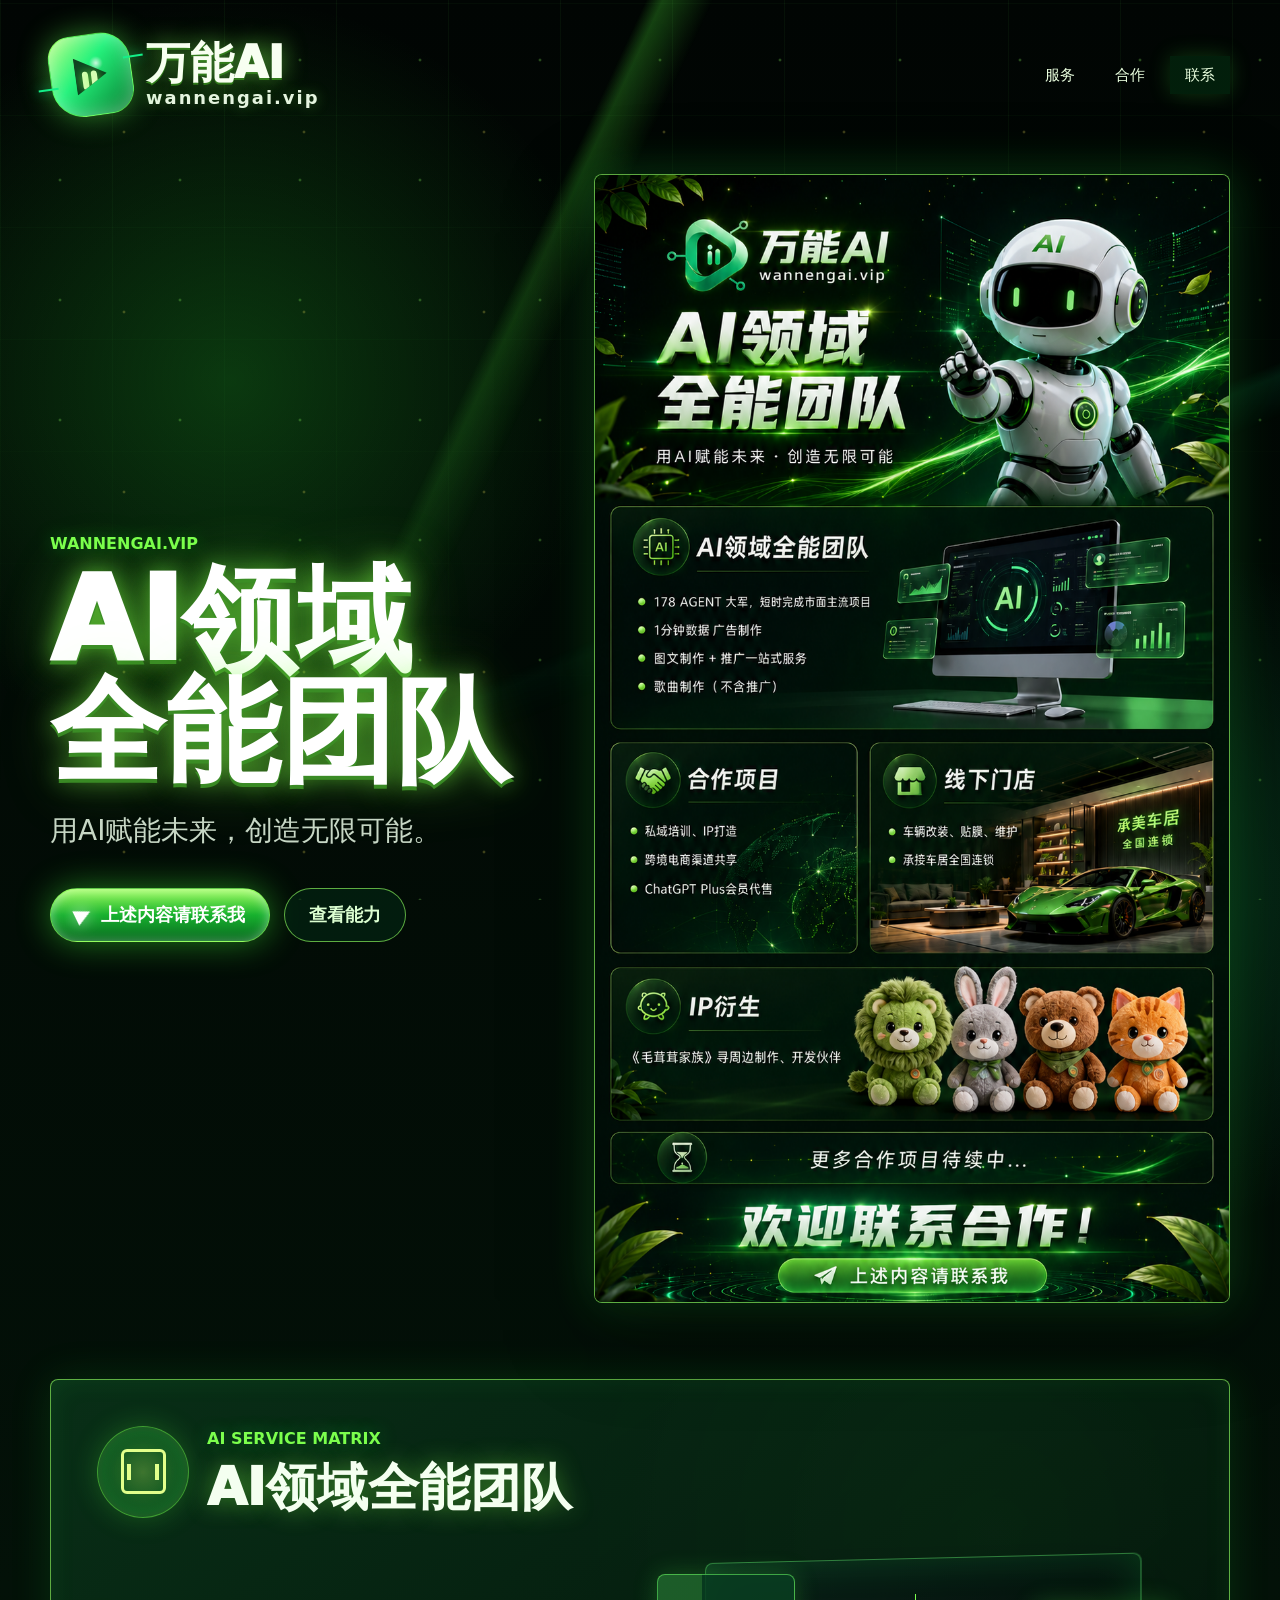
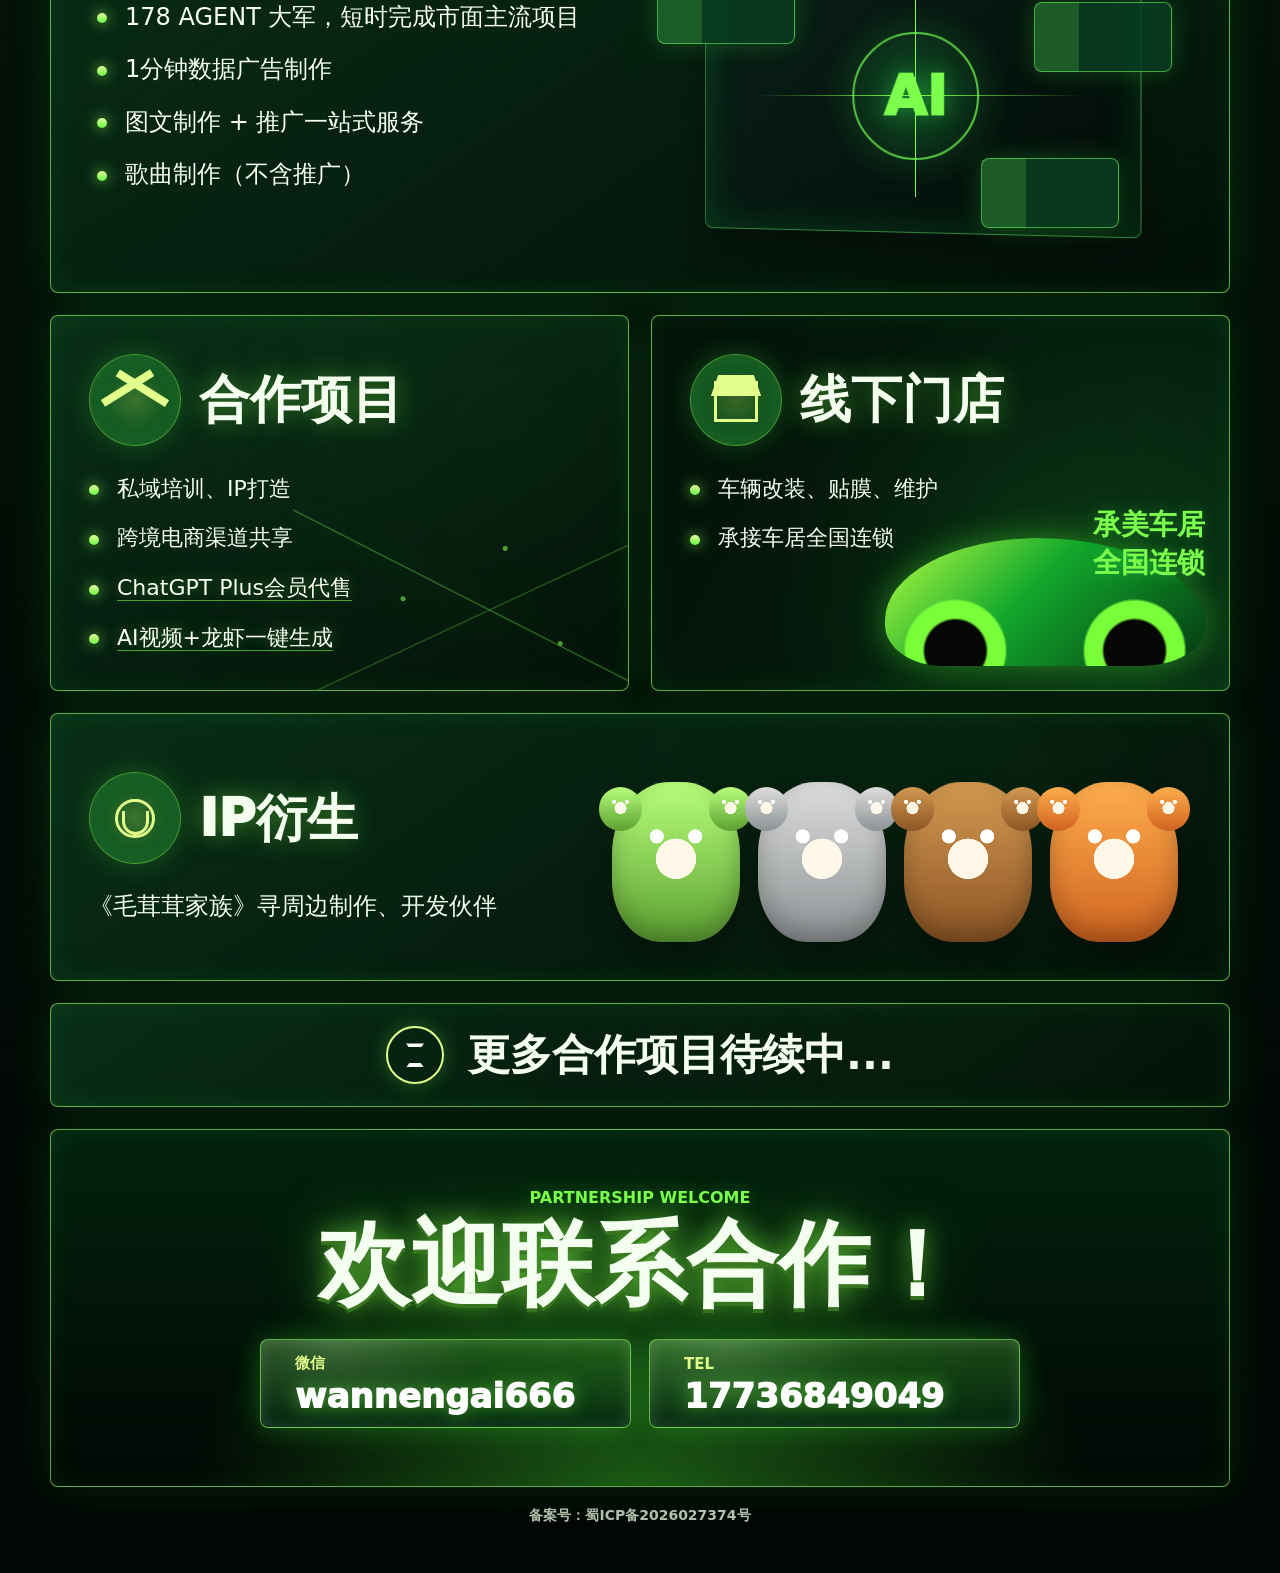
<file: index.html>
<!doctype html>
<html lang="zh-CN">
  <head>
    <meta charset="UTF-8" />
    <meta name="viewport" content="width=device-width, initial-scale=1.0" />
    <meta
      name="description"
      content="万能AI，AI领域全能团队，提供AI Agent、图文制作、广告创意、合作项目、线下门店与IP衍生服务。"
    />
    <title>万能AI - AI领域全能团队</title>
    <link rel="stylesheet" href="styles.css" />
  </head>
  <body>
    <main class="site-shell">
      <section class="hero" aria-labelledby="hero-title">
        <nav class="nav" aria-label="主导航">
          <a class="brand" href="#top" aria-label="万能AI 首页">
            <span class="brand-mark" aria-hidden="true">
              <span></span>
            </span>
            <span class="brand-text">
              <strong>万能AI</strong>
              <em>wannengai.vip</em>
            </span>
          </a>
          <div class="nav-actions">
            <a href="#services">服务</a>
            <a href="#projects">合作</a>
            <a href="#contact" class="nav-cta">联系</a>
          </div>
        </nav>

        <div class="hero-grid" id="top">
          <div class="hero-copy">
            <p class="eyebrow">wannengai.vip</p>
            <h1 id="hero-title">AI领域<br />全能团队</h1>
            <p class="hero-lead">用AI赋能未来，创造无限可能。</p>
            <div class="hero-actions">
              <a class="primary-btn" href="#contact">
                <span class="btn-icon" aria-hidden="true"></span>
                上述内容请联系我
              </a>
              <a class="ghost-btn" href="#services">查看能力</a>
            </div>
          </div>

          <figure class="promo-stage" aria-label="万能AI宣传视觉">
            <img src="assets/promo-ui.png" alt="万能AI AI领域全能团队宣传图" />
          </figure>
        </div>
      </section>

      <section class="intro-panel" id="services" aria-labelledby="service-title">
        <div class="section-heading">
          <span class="section-icon chip-icon" aria-hidden="true"></span>
          <div>
            <p class="eyebrow">AI SERVICE MATRIX</p>
            <h2 id="service-title">AI领域全能团队</h2>
          </div>
        </div>
        <div class="intro-content">
          <ul class="feature-list">
            <li>178 AGENT 大军，短时完成市面主流项目</li>
            <li>1分钟数据广告制作</li>
            <li>图文制作 + 推广一站式服务</li>
            <li>歌曲制作（不含推广）</li>
          </ul>
          <div class="ai-console" aria-hidden="true">
            <div class="console-screen">
              <span>AI</span>
              <i></i>
              <b></b>
            </div>
            <div class="floating-widget widget-a"></div>
            <div class="floating-widget widget-b"></div>
            <div class="floating-widget widget-c"></div>
          </div>
        </div>
      </section>

      <section class="project-grid" id="projects" aria-label="合作项目">
        <article class="project-panel">
          <div class="panel-heading">
            <span class="section-icon handshake-icon" aria-hidden="true"></span>
            <h2>合作项目</h2>
          </div>
          <ul class="feature-list compact">
            <li>私域培训、IP打造</li>
            <li>跨境电商渠道共享</li>
            <li><a class="text-link" href="chatgpt/">ChatGPT Plus会员代售</a></li>
            <li><a class="text-link" href="http://aivideo.wannengai.vip/">AI视频+龙虾一键生成</a></li>
          </ul>
          <div class="network-map" aria-hidden="true"></div>
        </article>

        <article class="project-panel store-panel">
          <div class="panel-heading">
            <span class="section-icon store-icon" aria-hidden="true"></span>
            <h2>线下门店</h2>
          </div>
          <ul class="feature-list compact">
            <li>车辆改装、贴膜、维护</li>
            <li>承接车居全国连锁</li>
          </ul>
          <div class="store-visual" aria-hidden="true">
            <div class="car-shape"></div>
            <strong>承美车居<br />全国连锁</strong>
          </div>
        </article>
      </section>

      <section class="ip-section" aria-labelledby="ip-title">
        <div>
          <div class="panel-heading">
            <span class="section-icon ip-icon" aria-hidden="true"></span>
            <h2 id="ip-title">IP衍生</h2>
          </div>
          <p>《毛茸茸家族》寻周边制作、开发伙伴</p>
        </div>
        <div class="ip-toys" aria-hidden="true">
          <span></span>
          <span></span>
          <span></span>
          <span></span>
        </div>
      </section>

      <section class="more-panel" aria-label="更多合作项目">
        <span class="hourglass" aria-hidden="true"></span>
        <p>更多合作项目待续中...</p>
      </section>

      <section class="contact" id="contact" aria-labelledby="contact-title">
        <p class="eyebrow">PARTNERSHIP WELCOME</p>
        <h2 id="contact-title">欢迎联系合作！</h2>
        <div class="contact-methods" aria-label="联系方式">
          <button class="contact-pill" type="button" data-copy="wannengai666" data-copy-label="微信号">
            <span>微信</span>
            <strong>wannengai666</strong>
          </button>
          <a class="contact-pill" href="tel:17736849049">
            <span>TEL</span>
            <strong>17736849049</strong>
          </a>
        </div>
      </section>
      <footer class="site-record">
        <a href="https://beian.miit.gov.cn/" target="_blank" rel="noopener">备案号：蜀ICP备2026027374号</a>
      </footer>
    </main>
    <script src="copy.js"></script>
  </body>
</html>
</file>
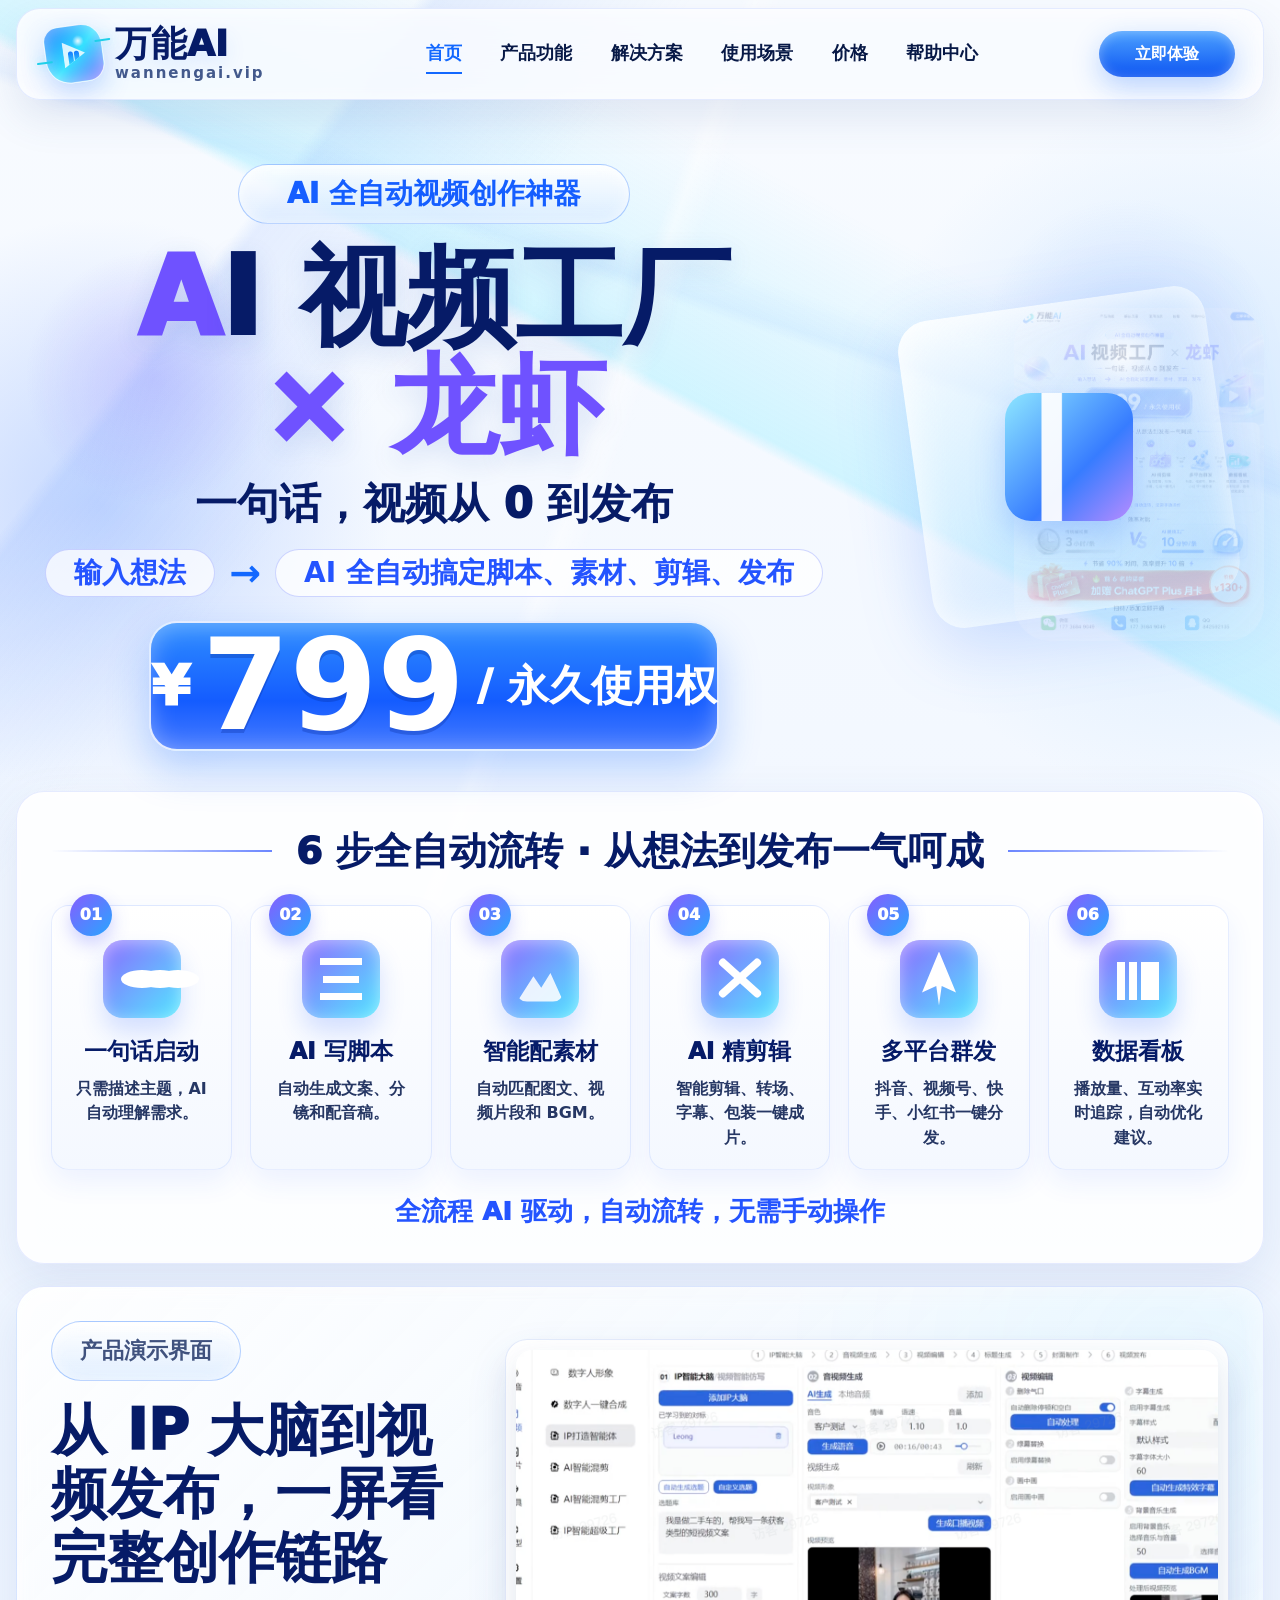
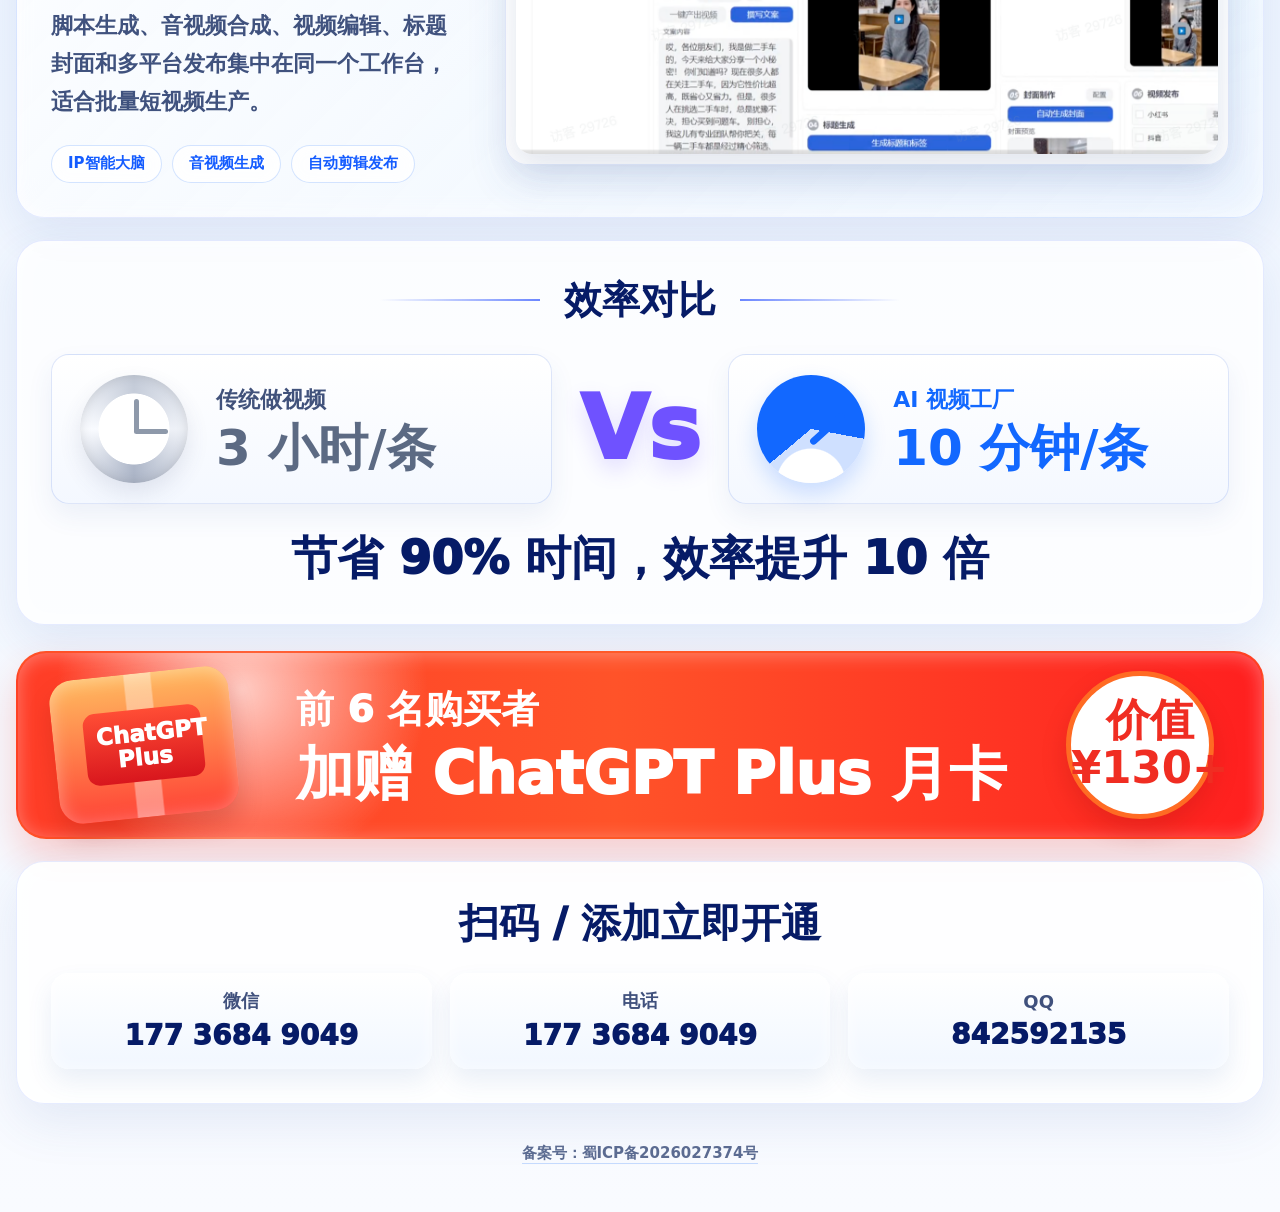
<file: aivideo/index.html>
<!doctype html>
<html lang="zh-CN">
  <head>
    <meta charset="UTF-8" />
    <meta name="viewport" content="width=device-width, initial-scale=1.0" />
    <meta
      name="description"
      content="万能AI视频工厂，AI全自动视频创作神器，一句话完成脚本、素材、剪辑和发布。"
    />
    <title>AI视频工厂 - 万能AI</title>
    <link rel="stylesheet" href="style.css?v=20260527-demo" />
  </head>
  <body>
    <main class="video-page">
      <header class="site-header">
        <a class="brand" href="http://wannengai.vip" aria-label="万能AI官网">
          <span class="brand-mark" aria-hidden="true"><span></span></span>
          <span class="brand-copy">
            <strong>万能AI</strong>
            <em>wannengai.vip</em>
          </span>
        </a>
        <nav class="top-nav" aria-label="AI视频工厂导航">
          <a href="./" class="is-active">首页</a>
          <a href="features/">产品功能</a>
          <a href="solutions/">解决方案</a>
          <a href="scenes/">使用场景</a>
          <a href="price/">价格</a>
          <a href="help/">帮助中心</a>
        </nav>
        <a class="trial-btn" href="#contact">立即体验</a>
      </header>

      <section class="hero" aria-labelledby="hero-title">
        <div class="hero-copy">
          <p class="tagline">AI 全自动视频创作神器</p>
          <h1 id="hero-title">AI 视频工厂 <span>× 龙虾</span></h1>
          <p class="sub-title">一句话，视频从 0 到发布</p>
          <div class="prompt-flow" aria-label="创作流程">
            <span>输入想法</span>
            <b aria-hidden="true">→</b>
            <strong>AI 全自动搞定脚本、素材、剪辑、发布</strong>
          </div>
          <div class="price-badge" id="price">
            <span>¥</span>
            <strong>799</strong>
            <em>/ 永久使用权</em>
          </div>
        </div>
        <figure class="hero-art" aria-label="AI视频工厂视觉">
          <img src="assets/aivideo-home.png" alt="AI视频工厂首页宣传图" />
        </figure>
      </section>

      <section class="workflow-card" id="features" aria-labelledby="workflow-title">
        <div class="section-title">
          <span></span>
          <h2 id="workflow-title">6 步全自动流转 · 从想法到发布一气呵成</h2>
          <span></span>
        </div>
        <div class="step-grid">
          <article>
            <i>01</i>
            <div class="step-icon chat"></div>
            <h3>一句话启动</h3>
            <p>只需描述主题，AI 自动理解需求。</p>
          </article>
          <article>
            <i>02</i>
            <div class="step-icon script"></div>
            <h3>AI 写脚本</h3>
            <p>自动生成文案、分镜和配音稿。</p>
          </article>
          <article>
            <i>03</i>
            <div class="step-icon media"></div>
            <h3>智能配素材</h3>
            <p>自动匹配图文、视频片段和 BGM。</p>
          </article>
          <article>
            <i>04</i>
            <div class="step-icon edit"></div>
            <h3>AI 精剪辑</h3>
            <p>智能剪辑、转场、字幕、包装一键成片。</p>
          </article>
          <article>
            <i>05</i>
            <div class="step-icon launch"></div>
            <h3>多平台群发</h3>
            <p>抖音、视频号、快手、小红书一键分发。</p>
          </article>
          <article>
            <i>06</i>
            <div class="step-icon chart"></div>
            <h3>数据看板</h3>
            <p>播放量、互动率实时追踪，自动优化建议。</p>
          </article>
        </div>
        <p class="ai-note">全流程 AI 驱动，自动流转，无需手动操作</p>
      </section>

      <section class="product-demo" aria-labelledby="demo-title">
        <div class="demo-copy">
          <p class="tagline">产品演示界面</p>
          <h2 id="demo-title">从 IP 大脑到视频发布，一屏看完整创作链路</h2>
          <p>脚本生成、音视频合成、视频编辑、标题封面和多平台发布集中在同一个工作台，适合批量短视频生产。</p>
          <div class="demo-points" aria-label="演示亮点">
            <span>IP智能大脑</span>
            <span>音视频生成</span>
            <span>自动剪辑发布</span>
          </div>
        </div>
        <figure class="demo-screen">
          <img src="assets/aivideo-demo.png" alt="AI视频工厂产品演示界面截图" />
        </figure>
      </section>

      <section class="comparison" id="solutions" aria-labelledby="compare-title">
        <div class="section-title compact">
          <span></span>
          <h2 id="compare-title">效率对比</h2>
          <span></span>
        </div>
        <div class="compare-grid">
          <article class="compare-card">
            <div class="clock-face"></div>
            <div>
              <p>传统做视频</p>
              <strong>3 小时/条</strong>
            </div>
          </article>
          <div class="versus">Vs</div>
          <article class="compare-card highlight">
            <div class="speed-face"></div>
            <div>
              <p>AI 视频工厂</p>
              <strong>10 分钟/条</strong>
            </div>
          </article>
        </div>
        <p class="saving">节省 90% 时间，效率提升 10 倍</p>
      </section>

      <section class="bonus" id="scenes" aria-label="首购福利">
        <div class="gift-box" aria-hidden="true">
          <span>ChatGPT<br />Plus</span>
        </div>
        <div>
          <p>前 6 名购买者</p>
          <h2>加赠 ChatGPT Plus 月卡</h2>
        </div>
        <strong>价值 ¥130+</strong>
      </section>

      <section class="contact-panel" id="contact" aria-labelledby="contact-title">
        <h2 id="contact-title">扫码 / 添加立即开通</h2>
        <div class="contact-grid">
          <button type="button" data-copy="17736849049" data-copy-label="微信号">
            <span>微信</span>
            <strong>177 3684 9049</strong>
          </button>
          <a href="tel:17736849049">
            <span>电话</span>
            <strong>177 3684 9049</strong>
          </a>
          <button type="button" data-copy="842592135" data-copy-label="QQ号">
            <span>QQ</span>
            <strong>842592135</strong>
          </button>
        </div>
      </section>

      <footer class="record-footer">
        <a href="https://beian.miit.gov.cn/" target="_blank" rel="noopener">备案号：蜀ICP备2026027374号</a>
      </footer>
    </main>
    <script src="../copy.js"></script>
    <script src="nav.js?v=20260527-smooth3"></script>
  </body>
</html>
</file>
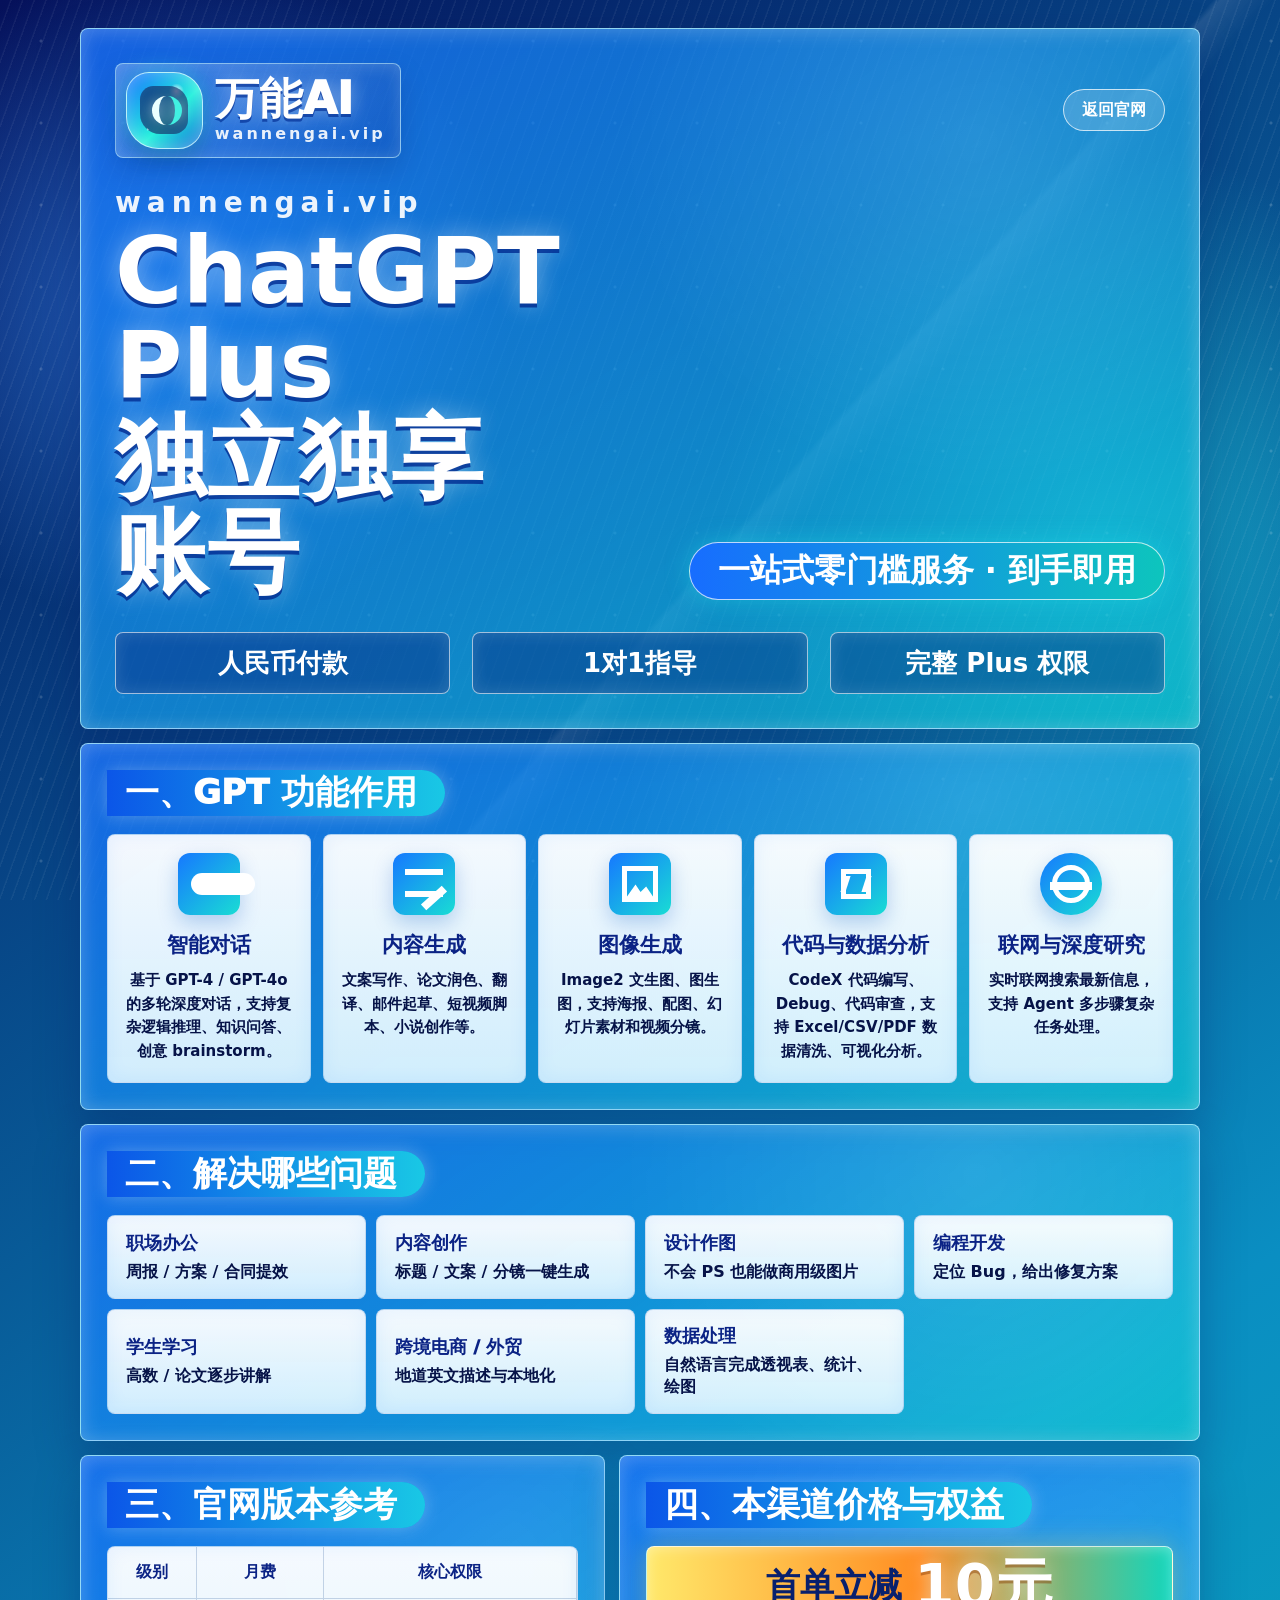
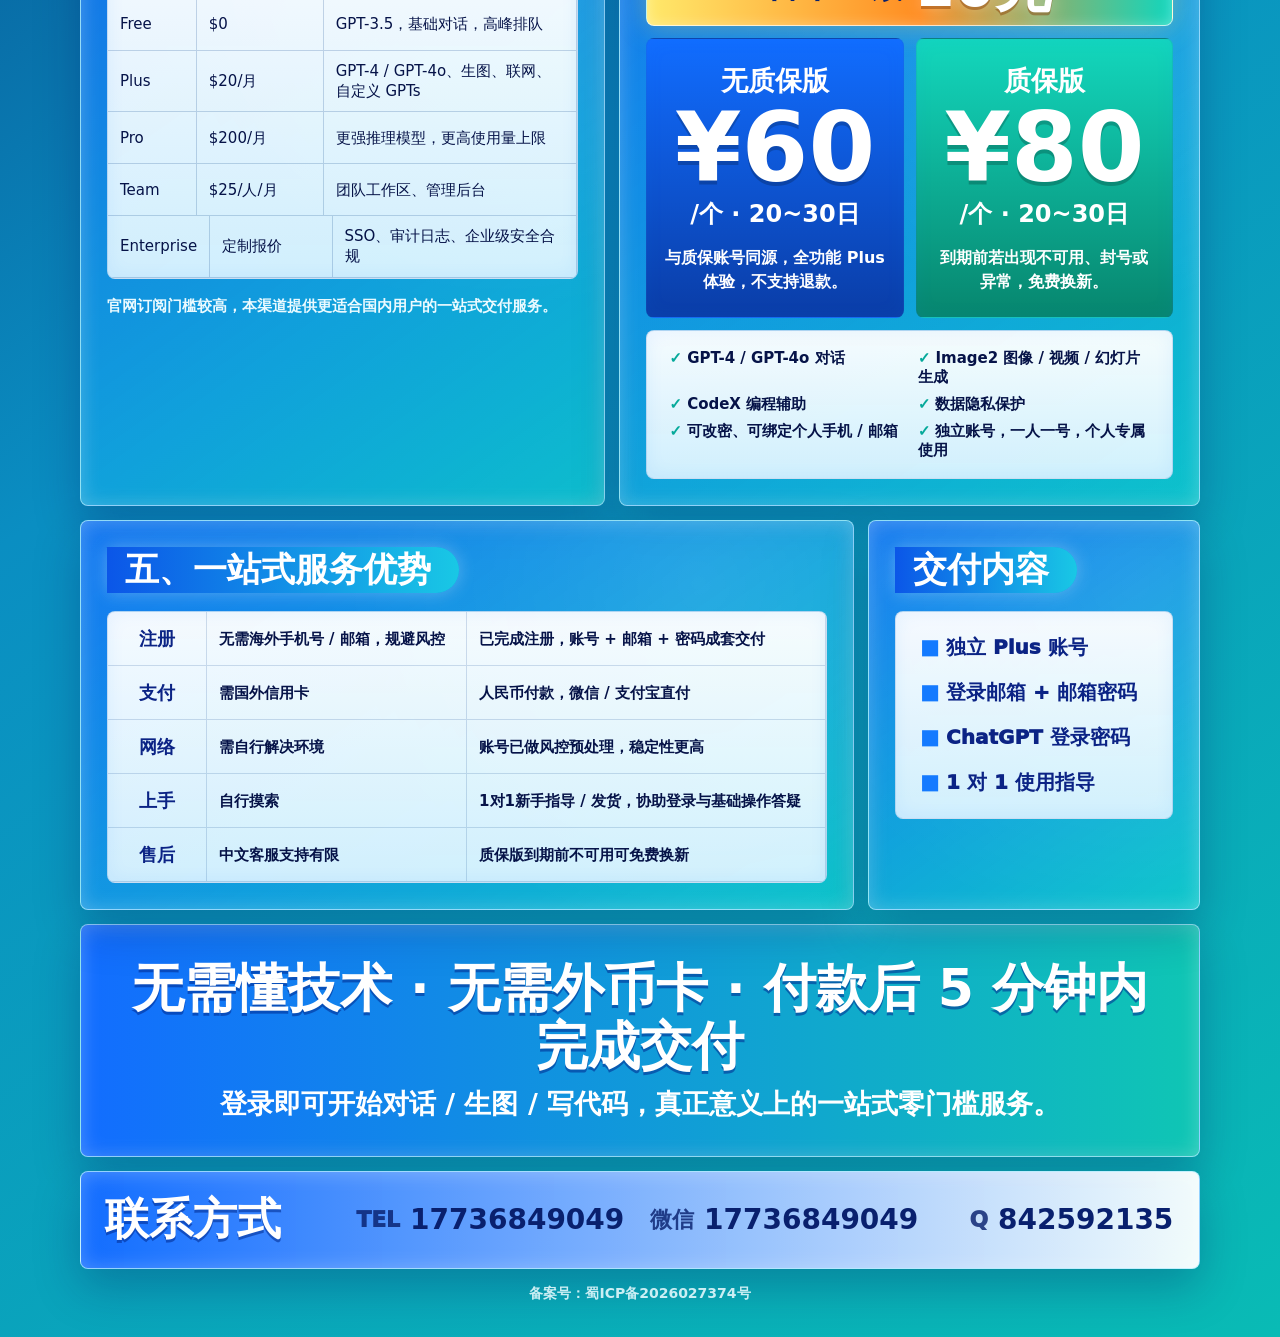
<file: chatgpt/index.html>
<!doctype html>
<html lang="zh-CN">
  <head>
    <meta charset="UTF-8" />
    <meta name="viewport" content="width=device-width, initial-scale=1.0" />
    <meta
      name="description"
      content="万能AI ChatGPT Plus 独立独享账号，一站式零门槛服务，到手即用，支持 1 对 1 指导。"
    />
    <title>ChatGPT Plus 独立独享账号 - 万能AI</title>
    <link rel="stylesheet" href="style.css" />
  </head>
  <body class="plus-page">
    <main class="plus-shell">
      <header class="plus-hero">
        <nav class="plus-nav" aria-label="页面导航">
          <a class="plus-brand" href="http://wannengai.vip/" aria-label="返回万能AI官网">
            <span class="plus-brand-mark" aria-hidden="true"><span></span></span>
            <span class="plus-brand-text">
              <strong>万能AI</strong>
              <em>wannengai.vip</em>
            </span>
          </a>
          <a class="back-home" href="http://wannengai.vip/">返回官网</a>
        </nav>

        <div class="plus-title">
          <div>
            <p>wannengai.vip</p>
            <h1>ChatGPT Plus<br /><span>独立独享</span><span>账号</span></h1>
          </div>
          <span>一站式零门槛服务 · 到手即用</span>
        </div>

        <div class="trust-row" aria-label="服务亮点">
          <div>人民币付款</div>
          <div>1对1指导</div>
          <div>完整 Plus 权限</div>
        </div>
      </header>

      <section class="plus-card functions" aria-labelledby="function-title">
        <h2 id="function-title">一、GPT 功能作用</h2>
        <div class="function-grid">
          <article>
            <span class="function-icon chat"></span>
            <h3>智能对话</h3>
            <p>基于 GPT-4 / GPT-4o 的多轮深度对话，支持复杂逻辑推理、知识问答、创意 brainstorm。</p>
          </article>
          <article>
            <span class="function-icon write"></span>
            <h3>内容生成</h3>
            <p>文案写作、论文润色、翻译、邮件起草、短视频脚本、小说创作等。</p>
          </article>
          <article>
            <span class="function-icon image"></span>
            <h3>图像生成</h3>
            <p>Image2 文生图、图生图，支持海报、配图、幻灯片素材和视频分镜。</p>
          </article>
          <article>
            <span class="function-icon code"></span>
            <h3>代码与数据分析</h3>
            <p>CodeX 代码编写、Debug、代码审查，支持 Excel/CSV/PDF 数据清洗、可视化分析。</p>
          </article>
          <article>
            <span class="function-icon web"></span>
            <h3>联网与深度研究</h3>
            <p>实时联网搜索最新信息，支持 Agent 多步骤复杂任务处理。</p>
          </article>
        </div>
      </section>

      <section class="plus-card" aria-labelledby="solve-title">
        <h2 id="solve-title">二、解决哪些问题</h2>
        <div class="solve-grid">
          <div><strong>职场办公</strong><span>周报 / 方案 / 合同提效</span></div>
          <div><strong>内容创作</strong><span>标题 / 文案 / 分镜一键生成</span></div>
          <div><strong>设计作图</strong><span>不会 PS 也能做商用级图片</span></div>
          <div><strong>编程开发</strong><span>定位 Bug，给出修复方案</span></div>
          <div><strong>学生学习</strong><span>高数 / 论文逐步讲解</span></div>
          <div><strong>跨境电商 / 外贸</strong><span>地道英文描述与本地化</span></div>
          <div><strong>数据处理</strong><span>自然语言完成透视表、统计、绘图</span></div>
        </div>
      </section>

      <section class="two-columns">
        <article class="plus-card">
          <h2>三、官网版本参考</h2>
          <div class="price-table" role="table" aria-label="官网版本参考">
            <div role="row"><strong>级别</strong><strong>月费</strong><strong>核心权限</strong></div>
            <div role="row"><span>Free</span><span>$0</span><span>GPT-3.5，基础对话，高峰排队</span></div>
            <div role="row"><span>Plus</span><span>$20/月</span><span>GPT-4 / GPT-4o、生图、联网、自定义 GPTs</span></div>
            <div role="row"><span>Pro</span><span>$200/月</span><span>更强推理模型，更高使用量上限</span></div>
            <div role="row"><span>Team</span><span>$25/人/月</span><span>团队工作区、管理后台</span></div>
            <div role="row"><span>Enterprise</span><span>定制报价</span><span>SSO、审计日志、企业级安全合规</span></div>
          </div>
          <p class="note">官网订阅门槛较高，本渠道提供更适合国内用户的一站式交付服务。</p>
        </article>

        <article class="plus-card channel-card">
          <h2>四、本渠道价格与权益</h2>
          <div class="discount-banner" aria-label="首单优惠">
            <span>首单立减</span>
            <strong>10元</strong>
          </div>
          <div class="plan-grid">
            <div class="plan">
              <span>无质保版</span>
              <strong>¥60</strong>
              <em>/个 · 20~30日</em>
              <p>与质保账号同源，全功能 Plus 体验，不支持退款。</p>
            </div>
            <div class="plan hot">
              <span>质保版</span>
              <strong>¥80</strong>
              <em>/个 · 20~30日</em>
              <p>到期前若出现不可用、封号或异常，免费换新。</p>
            </div>
          </div>
          <ul class="rights-list">
            <li>GPT-4 / GPT-4o 对话</li>
            <li>Image2 图像 / 视频 / 幻灯片生成</li>
            <li>CodeX 编程辅助</li>
            <li>数据隐私保护</li>
            <li>可改密、可绑定个人手机 / 邮箱</li>
            <li>独立账号，一人一号，个人专属使用</li>
          </ul>
        </article>
      </section>

      <section class="two-columns service-row">
        <article class="plus-card">
          <h2>五、一站式服务优势</h2>
          <div class="service-table">
            <div><strong>注册</strong><span>无需海外手机号 / 邮箱，规避风控</span><span>已完成注册，账号 + 邮箱 + 密码成套交付</span></div>
            <div><strong>支付</strong><span>需国外信用卡</span><span>人民币付款，微信 / 支付宝直付</span></div>
            <div><strong>网络</strong><span>需自行解决环境</span><span>账号已做风控预处理，稳定性更高</span></div>
            <div><strong>上手</strong><span>自行摸索</span><span>1对1新手指导 / 发货，协助登录与基础操作答疑</span></div>
            <div><strong>售后</strong><span>中文客服支持有限</span><span>质保版到期前不可用可免费换新</span></div>
          </div>
        </article>

        <article class="plus-card delivery-card">
          <h2>交付内容</h2>
          <ul>
            <li>独立 Plus 账号</li>
            <li>登录邮箱 + 邮箱密码</li>
            <li>ChatGPT 登录密码</li>
            <li>1 对 1 使用指导</li>
          </ul>
        </article>
      </section>

      <section class="plus-cta" aria-labelledby="cta-title">
        <h2 id="cta-title">无需懂技术 · 无需外币卡 · 付款后 5 分钟内完成交付</h2>
        <p>登录即可开始对话 / 生图 / 写代码，真正意义上的一站式零门槛服务。</p>
      </section>

      <footer class="plus-contact" aria-label="联系方式">
        <strong>联系方式</strong>
        <a class="contact-action" href="tel:17736849049">
          <span>TEL</span>
          <b>17736849049</b>
        </a>
        <button class="contact-action" type="button" data-copy="17736849049" data-copy-label="微信号">
          <span>微信</span>
          <b>17736849049</b>
        </button>
        <button class="contact-action" type="button" data-copy="842592135" data-copy-label="QQ号">
          <span>Q</span>
          <b>842592135</b>
        </button>
      </footer>
      <footer class="plus-record">
        <a href="https://beian.miit.gov.cn/" target="_blank" rel="noopener">备案号：蜀ICP备2026027374号</a>
      </footer>
    </main>
    <script>
      (function () {
        function showToast(message) {
          var toast = document.querySelector(".copy-toast");
          if (!toast) {
            toast = document.createElement("div");
            toast.className = "copy-toast";
            document.body.appendChild(toast);
          }
          toast.textContent = message;
          toast.classList.add("is-visible");
          window.clearTimeout(showToast.timer);
          showToast.timer = window.setTimeout(function () {
            toast.classList.remove("is-visible");
          }, 1800);
        }

        document.addEventListener("click", function (event) {
          var target = event.target.closest("[data-copy]");
          if (!target) {
            return;
          }
          var value = target.getAttribute("data-copy");
          var label = target.getAttribute("data-copy-label") || "内容";
          var done = function () {
            showToast(label + "已复制：" + value);
          };

          if (navigator.clipboard && window.isSecureContext) {
            navigator.clipboard.writeText(value).then(done).catch(function () {
              showToast("复制失败，请手动复制：" + value);
            });
            return;
          }

          var input = document.createElement("textarea");
          input.value = value;
          input.setAttribute("readonly", "");
          input.style.position = "fixed";
          input.style.left = "-999px";
          document.body.appendChild(input);
          input.select();
          document.execCommand("copy");
          input.remove();
          done();
        });
      })();
    </script>
  </body>
</html>
</file>
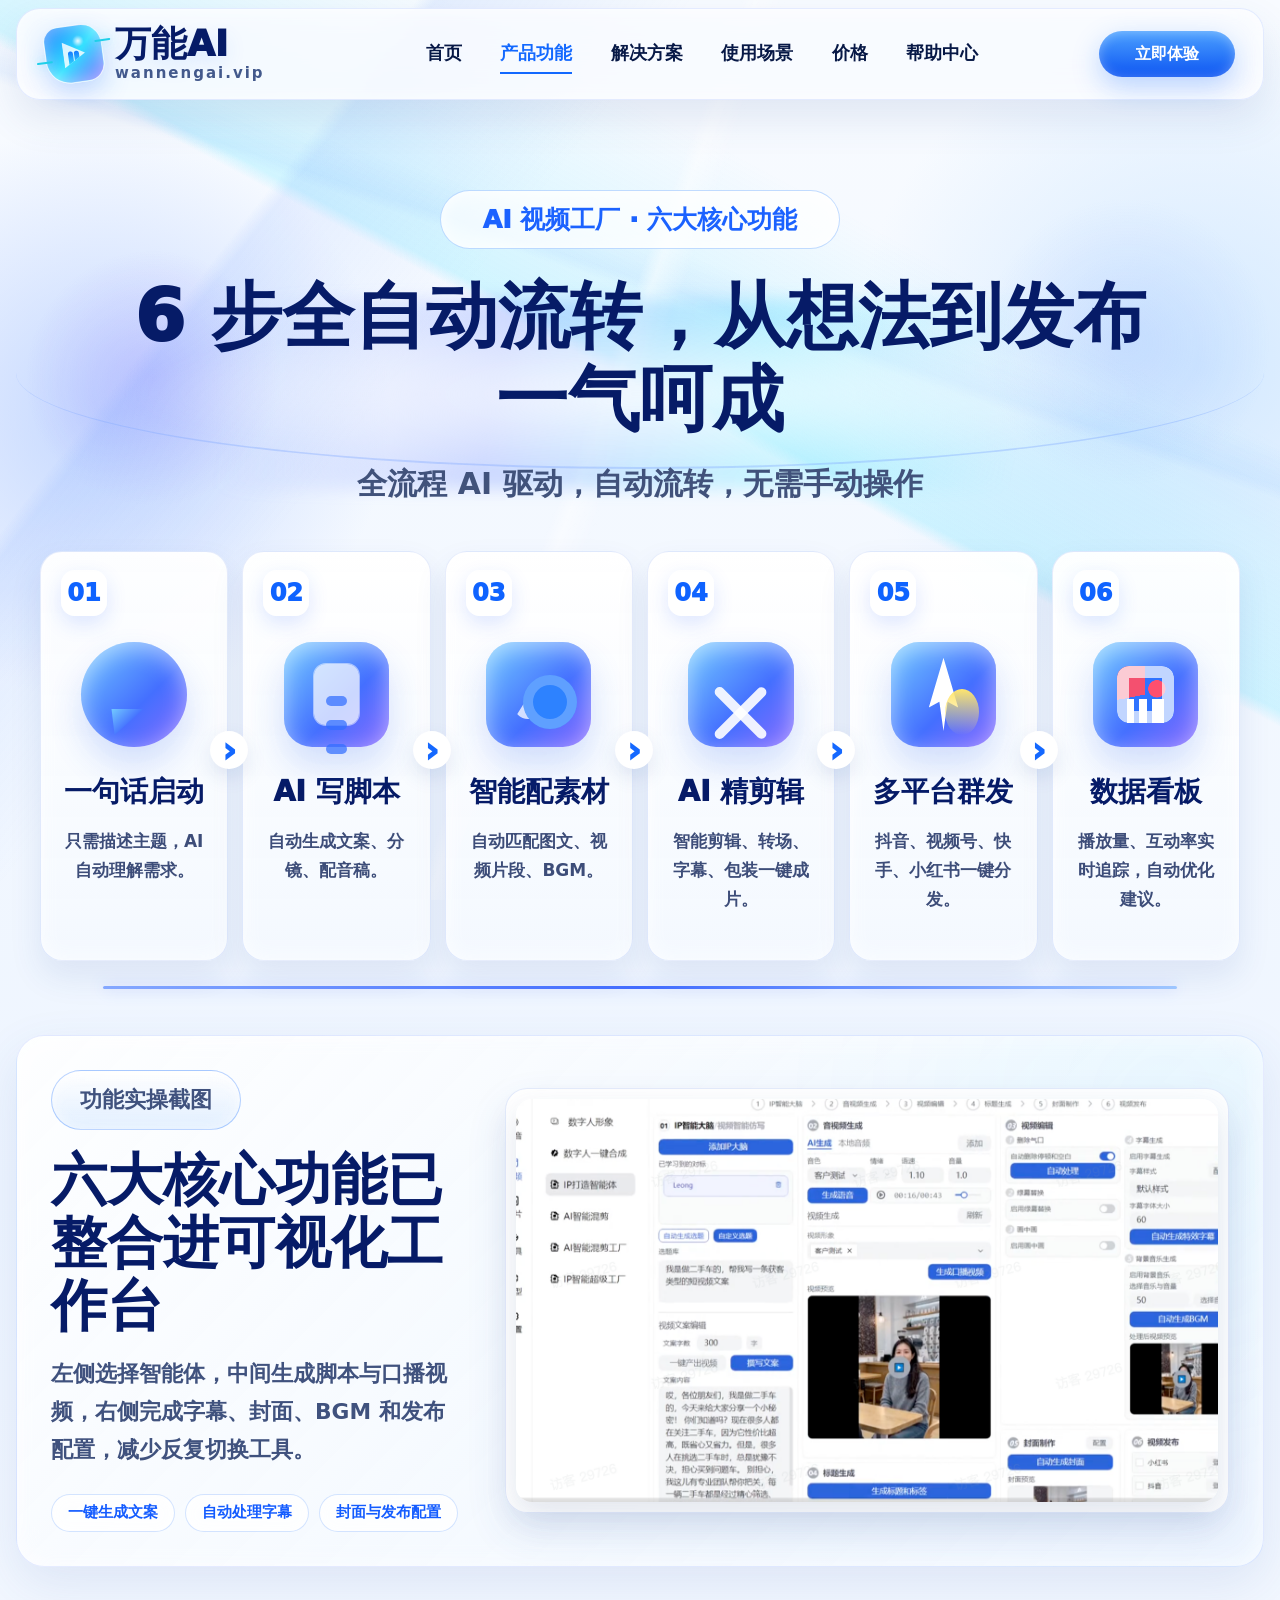
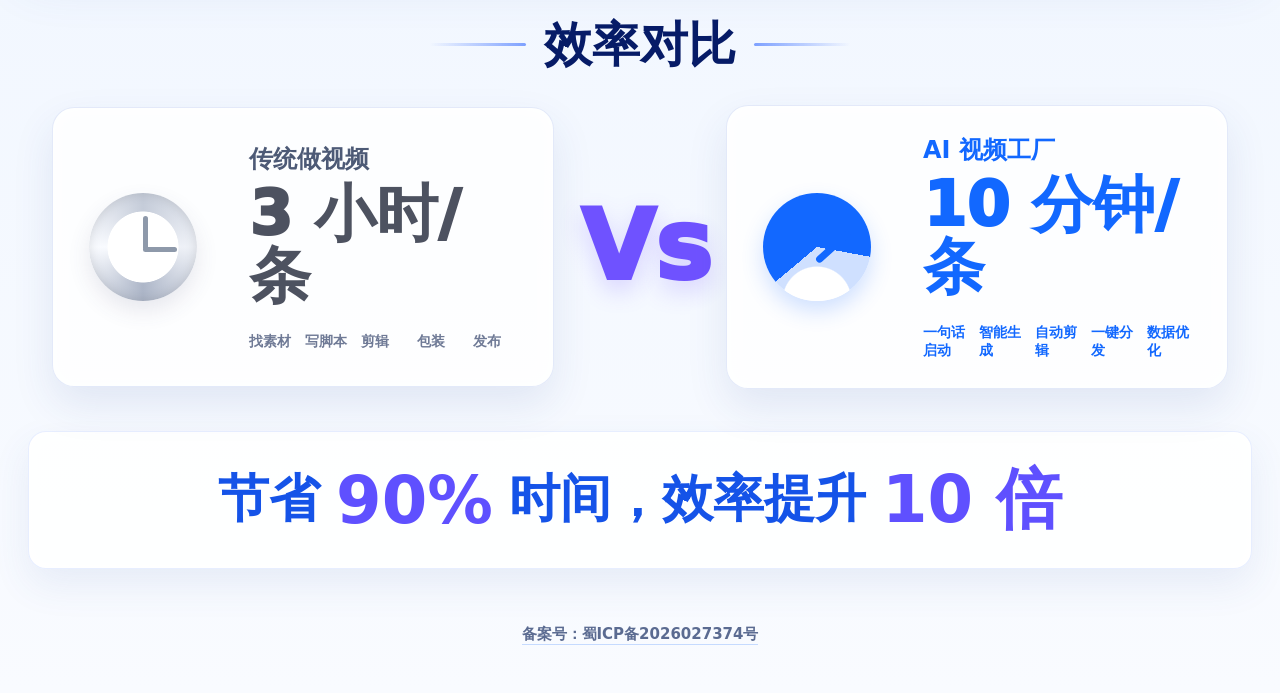
<file: aivideo/features/index.html>
<!doctype html>
<html lang="zh-CN">
  <head>
    <meta charset="UTF-8" />
    <meta name="viewport" content="width=device-width, initial-scale=1.0" />
    <meta
      name="description"
      content="AI视频工厂产品功能，6步全自动流转，从想法到发布一气呵成。"
    />
    <title>产品功能 - AI视频工厂</title>
    <link rel="stylesheet" href="../style.css?v=20260527-demo" />
    <link rel="stylesheet" href="style.css?v=20260527-demo" />
  </head>
  <body>
    <main class="video-page feature-page">
      <header class="site-header feature-header">
        <a class="brand" href="http://wannengai.vip" aria-label="万能AI官网">
          <span class="brand-mark" aria-hidden="true"><span></span></span>
          <span class="brand-copy">
            <strong>万能AI</strong>
            <em>wannengai.vip</em>
          </span>
        </a>
        <nav class="top-nav" aria-label="AI视频工厂导航">
          <a href="../">首页</a>
          <a href="./" class="is-active">产品功能</a>
          <a href="../solutions/">解决方案</a>
          <a href="../scenes/">使用场景</a>
          <a href="../price/">价格</a>
          <a href="../help/">帮助中心</a>
        </nav>
        <a class="trial-btn" href="../#contact">立即体验</a>
      </header>

      <section class="feature-hero" aria-labelledby="feature-title">
        <p class="feature-pill">AI 视频工厂 · 六大核心功能</p>
        <h1 id="feature-title">6 步全自动流转，从想法到发布一气呵成</h1>
        <p>全流程 AI 驱动，自动流转，无需手动操作</p>
      </section>

      <section class="feature-flow" aria-label="六步产品功能">
        <article>
          <i>01</i>
          <div class="feature-icon bubble"></div>
          <h2>一句话启动</h2>
          <p>只需描述主题，AI 自动理解需求。</p>
        </article>
        <article>
          <i>02</i>
          <div class="feature-icon paper"></div>
          <h2>AI 写脚本</h2>
          <p>自动生成文案、分镜、配音稿。</p>
        </article>
        <article>
          <i>03</i>
          <div class="feature-icon asset"></div>
          <h2>智能配素材</h2>
          <p>自动匹配图文、视频片段、BGM。</p>
        </article>
        <article>
          <i>04</i>
          <div class="feature-icon scissors"></div>
          <h2>AI 精剪辑</h2>
          <p>智能剪辑、转场、字幕、包装一键成片。</p>
        </article>
        <article>
          <i>05</i>
          <div class="feature-icon rocket"></div>
          <h2>多平台群发</h2>
          <p>抖音、视频号、快手、小红书一键分发。</p>
        </article>
        <article>
          <i>06</i>
          <div class="feature-icon data"></div>
          <h2>数据看板</h2>
          <p>播放量、互动率实时追踪，自动优化建议。</p>
        </article>
      </section>

      <section class="product-demo feature-demo" aria-labelledby="feature-demo-title">
        <div class="demo-copy">
          <p class="tagline">功能实操截图</p>
          <h2 id="feature-demo-title">六大核心功能已整合进可视化工作台</h2>
          <p>左侧选择智能体，中间生成脚本与口播视频，右侧完成字幕、封面、BGM 和发布配置，减少反复切换工具。</p>
          <div class="demo-points" aria-label="功能演示亮点">
            <span>一键生成文案</span>
            <span>自动处理字幕</span>
            <span>封面与发布配置</span>
          </div>
        </div>
        <figure class="demo-screen">
          <img src="../assets/aivideo-demo.png" alt="AI视频工厂功能实操界面截图" />
        </figure>
      </section>

      <section class="feature-compare" aria-labelledby="feature-compare-title">
        <div class="compare-heading">
          <span></span>
          <h2 id="feature-compare-title">效率对比</h2>
          <span></span>
        </div>
        <div class="feature-compare-grid">
          <article class="feature-compare-card old">
            <div class="clock-face"></div>
            <div>
              <p>传统做视频</p>
              <strong>3 小时/条</strong>
              <ul>
                <li>找素材</li>
                <li>写脚本</li>
                <li>剪辑</li>
                <li>包装</li>
                <li>发布</li>
              </ul>
            </div>
          </article>
          <div class="feature-vs">Vs</div>
          <article class="feature-compare-card ai">
            <div class="speed-face"></div>
            <div>
              <p>AI 视频工厂</p>
              <strong>10 分钟/条</strong>
              <ul>
                <li>一句话启动</li>
                <li>智能生成</li>
                <li>自动剪辑</li>
                <li>一键分发</li>
                <li>数据优化</li>
              </ul>
            </div>
          </article>
        </div>
      </section>

      <section class="saving-banner" aria-label="效率提升">
        <span>节省</span>
        <strong>90%</strong>
        <span>时间，效率提升</span>
        <strong>10 倍</strong>
      </section>
      <footer class="record-footer">
        <a href="https://beian.miit.gov.cn/" target="_blank" rel="noopener">备案号：蜀ICP备2026027374号</a>
      </footer>
    </main>
    <script src="../../copy.js"></script>
    <script src="../nav.js?v=20260527-smooth3"></script>
  </body>
</html>
</file>
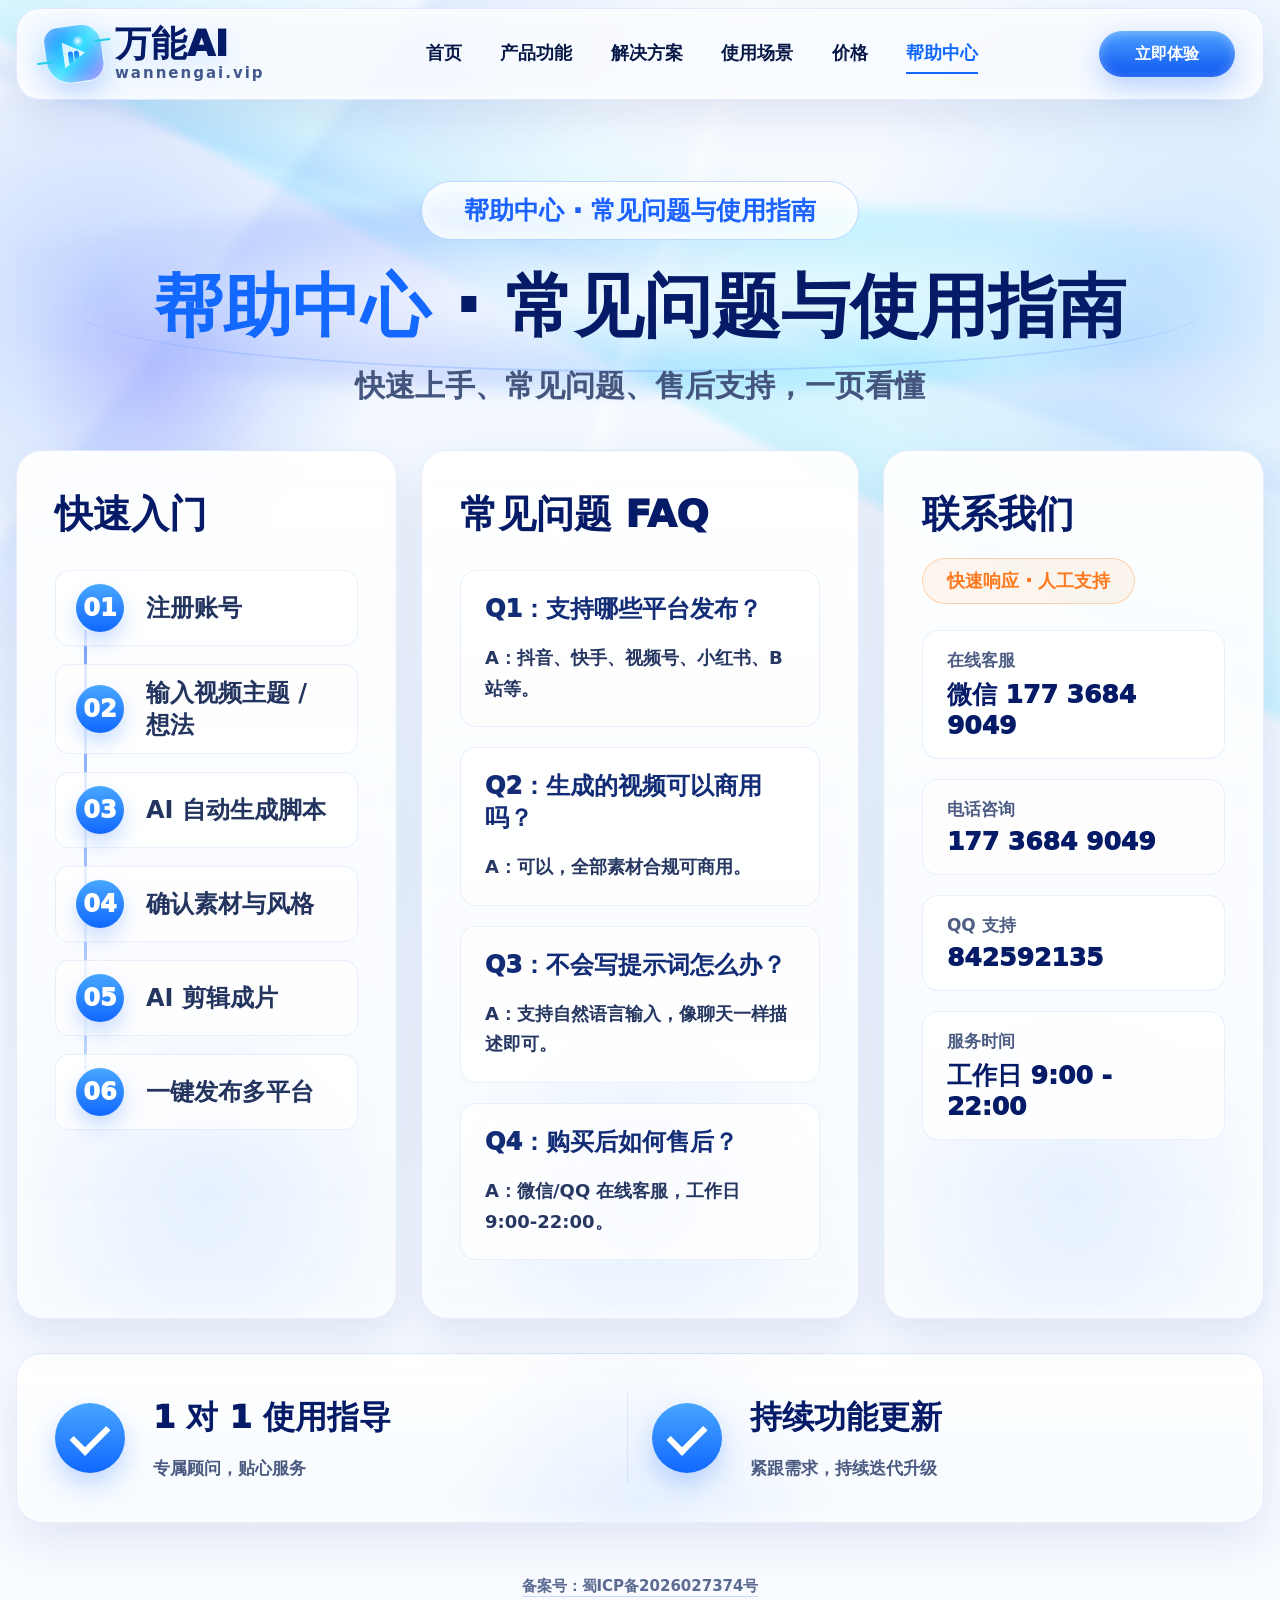
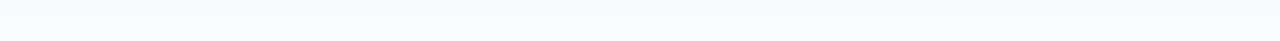
<file: aivideo/help/index.html>
<!doctype html>
<html lang="zh-CN">
  <head>
    <meta charset="UTF-8" />
    <meta name="viewport" content="width=device-width, initial-scale=1.0" />
    <meta
      name="description"
      content="AI视频工厂帮助中心，提供快速入门、常见问题、售后支持与联系方式。"
    />
    <title>帮助中心 - AI视频工厂</title>
    <link rel="stylesheet" href="../style.css?v=20260527-demo" />
    <link rel="stylesheet" href="style.css?v=20260527-help" />
  </head>
  <body>
    <main class="video-page help-page">
      <header class="site-header">
        <a class="brand" href="http://wannengai.vip" aria-label="万能AI官网">
          <span class="brand-mark" aria-hidden="true"><span></span></span>
          <span class="brand-copy">
            <strong>万能AI</strong>
            <em>wannengai.vip</em>
          </span>
        </a>
        <nav class="top-nav" aria-label="AI视频工厂导航">
          <a href="../">首页</a>
          <a href="../features/">产品功能</a>
          <a href="../solutions/">解决方案</a>
          <a href="../scenes/">使用场景</a>
          <a href="../price/">价格</a>
          <a href="./" class="is-active">帮助中心</a>
        </nav>
        <a class="trial-btn" href="../#contact">立即体验</a>
      </header>

      <section class="help-hero" aria-labelledby="help-title">
        <p>帮助中心 · 常见问题与使用指南</p>
        <h1 id="help-title"><span>帮助中心</span> · 常见问题与使用指南</h1>
        <strong>快速上手、常见问题、售后支持，一页看懂</strong>
      </section>

      <section class="help-grid" aria-label="帮助中心内容">
        <article class="quick-start">
          <h2>快速入门</h2>
          <ol>
            <li><span>01</span>注册账号</li>
            <li><span>02</span>输入视频主题 / 想法</li>
            <li><span>03</span>AI 自动生成脚本</li>
            <li><span>04</span>确认素材与风格</li>
            <li><span>05</span>AI 剪辑成片</li>
            <li><span>06</span>一键发布多平台</li>
          </ol>
        </article>

        <article class="faq-panel">
          <h2>常见问题 FAQ</h2>
          <div class="faq-item is-open">
            <h3>Q1：支持哪些平台发布？</h3>
            <p>A：抖音、快手、视频号、小红书、B站等。</p>
          </div>
          <div class="faq-item">
            <h3>Q2：生成的视频可以商用吗？</h3>
            <p>A：可以，全部素材合规可商用。</p>
          </div>
          <div class="faq-item">
            <h3>Q3：不会写提示词怎么办？</h3>
            <p>A：支持自然语言输入，像聊天一样描述即可。</p>
          </div>
          <div class="faq-item">
            <h3>Q4：购买后如何售后？</h3>
            <p>A：微信/QQ 在线客服，工作日 9:00-22:00。</p>
          </div>
        </article>

        <article class="support-panel">
          <h2>联系我们</h2>
          <p class="support-tag">快速响应 · 人工支持</p>
          <div class="support-list">
            <button type="button" data-copy="17736849049" data-copy-label="微信号">
              <span>在线客服</span>
              <strong>微信 177 3684 9049</strong>
            </button>
            <a href="tel:17736849049">
              <span>电话咨询</span>
              <strong>177 3684 9049</strong>
            </a>
            <button type="button" data-copy="842592135" data-copy-label="QQ号">
              <span>QQ 支持</span>
              <strong>842592135</strong>
            </button>
            <div>
              <span>服务时间</span>
              <strong>工作日 9:00 - 22:00</strong>
            </div>
          </div>
        </article>
      </section>

      <section class="service-promise" aria-label="服务保障">
        <div>
          <span></span>
          <strong>1 对 1 使用指导</strong>
          <p>专属顾问，贴心服务</p>
        </div>
        <div>
          <span></span>
          <strong>持续功能更新</strong>
          <p>紧跟需求，持续迭代升级</p>
        </div>
      </section>
      <footer class="record-footer">
        <a href="https://beian.miit.gov.cn/" target="_blank" rel="noopener">备案号：蜀ICP备2026027374号</a>
      </footer>
    </main>
    <script src="../../copy.js"></script>
    <script src="../nav.js?v=20260527-smooth3"></script>
  </body>
</html>
</file>
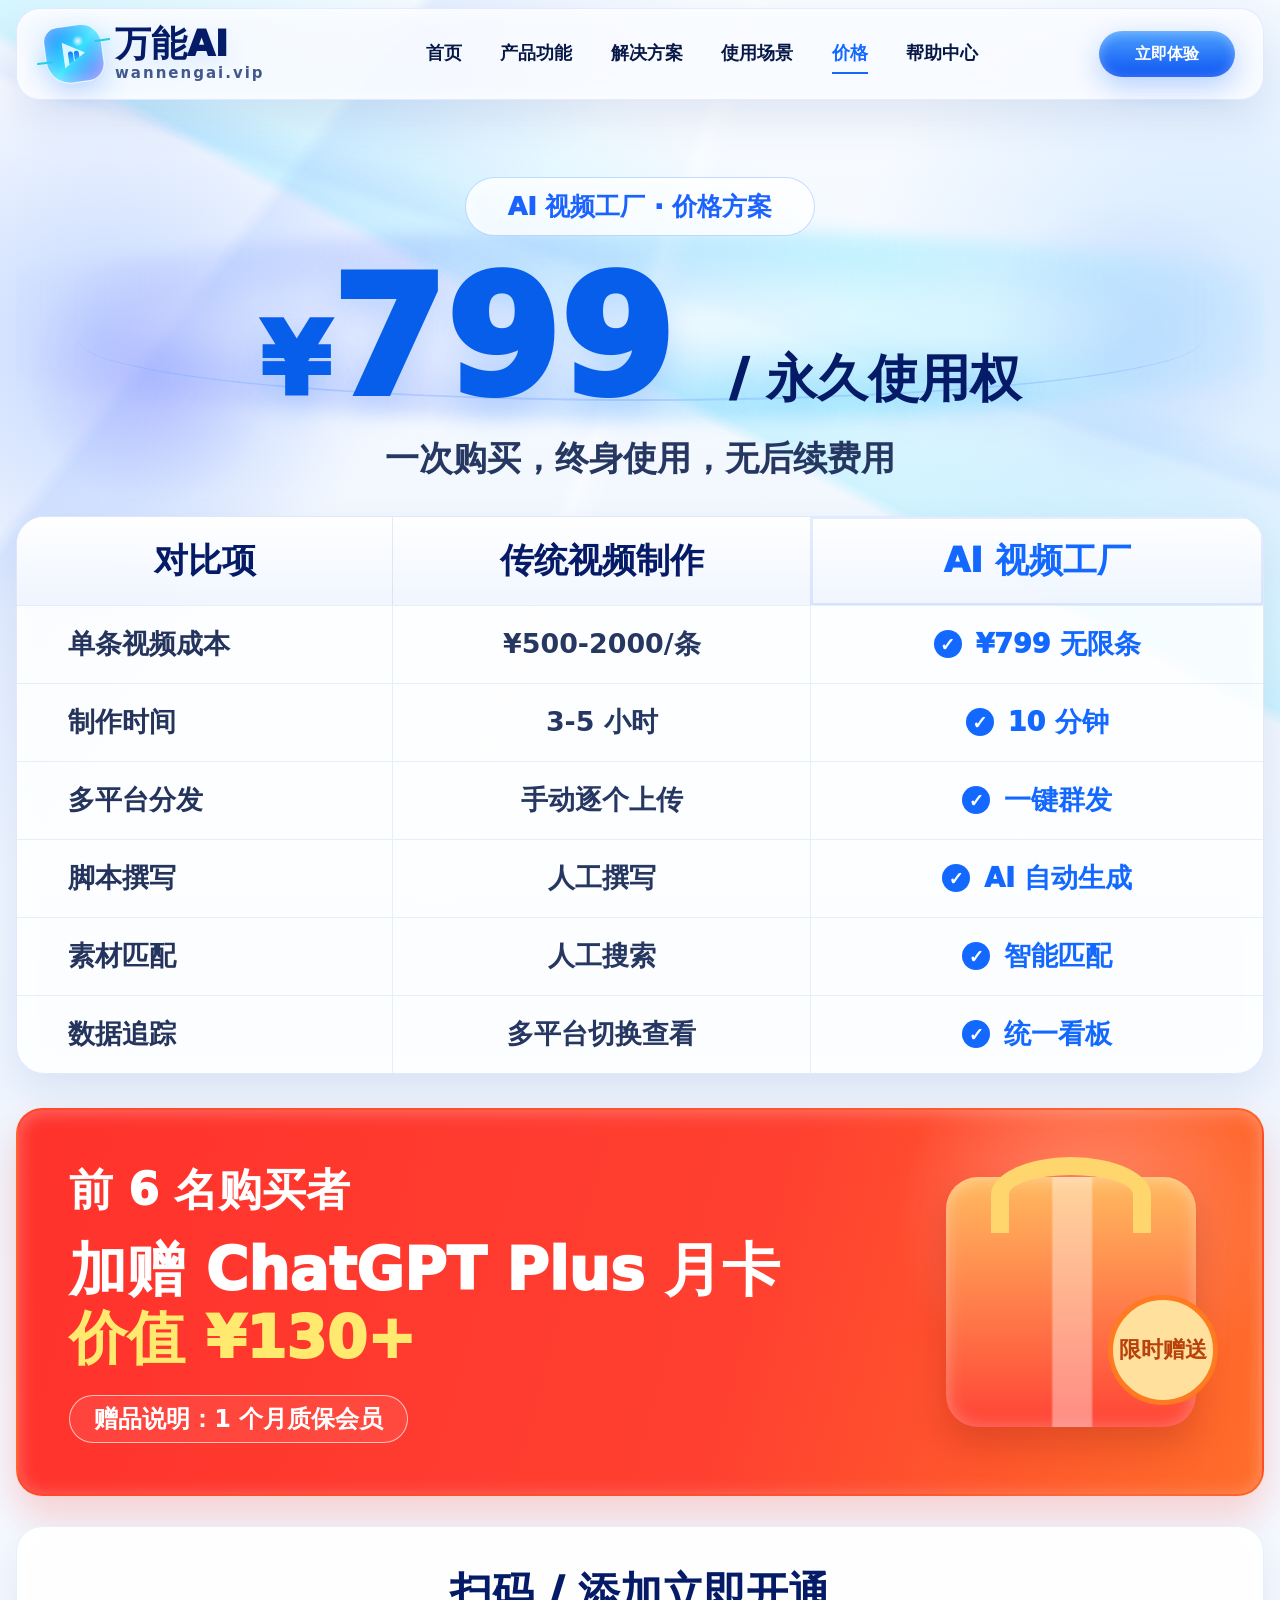
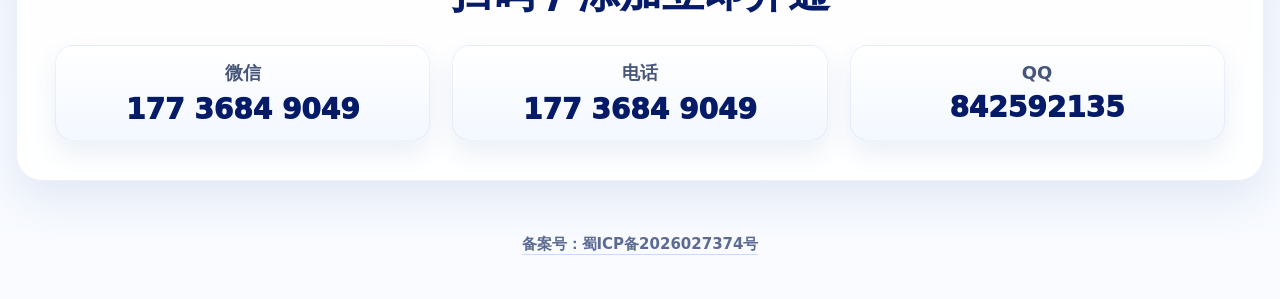
<file: aivideo/price/index.html>
<!doctype html>
<html lang="zh-CN">
  <head>
    <meta charset="UTF-8" />
    <meta name="viewport" content="width=device-width, initial-scale=1.0" />
    <meta
      name="description"
      content="AI视频工厂价格方案，799元永久使用权，一次购买终身使用，无后续费用。"
    />
    <title>价格 - AI视频工厂</title>
    <link rel="stylesheet" href="../style.css?v=20260527-demo" />
    <link rel="stylesheet" href="style.css?v=20260527-price" />
  </head>
  <body>
    <main class="video-page price-page">
      <header class="site-header">
        <a class="brand" href="http://wannengai.vip" aria-label="万能AI官网">
          <span class="brand-mark" aria-hidden="true"><span></span></span>
          <span class="brand-copy">
            <strong>万能AI</strong>
            <em>wannengai.vip</em>
          </span>
        </a>
        <nav class="top-nav" aria-label="AI视频工厂导航">
          <a href="../">首页</a>
          <a href="../features/">产品功能</a>
          <a href="../solutions/">解决方案</a>
          <a href="../scenes/">使用场景</a>
          <a href="./" class="is-active">价格</a>
          <a href="../help/">帮助中心</a>
        </nav>
        <a class="trial-btn" href="#contact">立即体验</a>
      </header>

      <section class="price-hero" aria-labelledby="price-title">
        <p>AI 视频工厂 · 价格方案</p>
        <h1 id="price-title"><span>¥</span>799 <em>/ 永久使用权</em></h1>
        <strong>一次购买，终身使用，无后续费用</strong>
      </section>

      <section class="price-table" aria-label="价格对比">
        <div class="table-head">
          <span>对比项</span>
          <span>传统视频制作</span>
          <span>AI 视频工厂</span>
        </div>
        <div class="table-row">
          <span>单条视频成本</span>
          <span>¥500-2000/条</span>
          <strong>¥799 无限条</strong>
        </div>
        <div class="table-row">
          <span>制作时间</span>
          <span>3-5 小时</span>
          <strong>10 分钟</strong>
        </div>
        <div class="table-row">
          <span>多平台分发</span>
          <span>手动逐个上传</span>
          <strong>一键群发</strong>
        </div>
        <div class="table-row">
          <span>脚本撰写</span>
          <span>人工撰写</span>
          <strong>AI 自动生成</strong>
        </div>
        <div class="table-row">
          <span>素材匹配</span>
          <span>人工搜索</span>
          <strong>智能匹配</strong>
        </div>
        <div class="table-row">
          <span>数据追踪</span>
          <span>多平台切换查看</span>
          <strong>统一看板</strong>
        </div>
      </section>

      <section class="price-bonus" aria-label="限时赠送">
        <div>
          <p>前 6 名购买者</p>
          <h2>加赠 ChatGPT Plus 月卡 <span>价值 ¥130+</span></h2>
          <strong>赠品说明：1 个月质保会员</strong>
        </div>
        <div class="bonus-gift" aria-hidden="true"></div>
      </section>

      <section class="price-contact" id="contact" aria-labelledby="price-contact-title">
        <h2 id="price-contact-title">扫码 / 添加立即开通</h2>
        <div class="price-contact-grid">
          <button type="button" data-copy="17736849049" data-copy-label="微信号">
            <span>微信</span>
            <strong>177 3684 9049</strong>
          </button>
          <a href="tel:17736849049">
            <span>电话</span>
            <strong>177 3684 9049</strong>
          </a>
          <button type="button" data-copy="842592135" data-copy-label="QQ号">
            <span>QQ</span>
            <strong>842592135</strong>
          </button>
        </div>
      </section>
      <footer class="record-footer">
        <a href="https://beian.miit.gov.cn/" target="_blank" rel="noopener">备案号：蜀ICP备2026027374号</a>
      </footer>
    </main>
    <script src="../../copy.js"></script>
    <script src="../nav.js?v=20260527-smooth3"></script>
  </body>
</html>
</file>
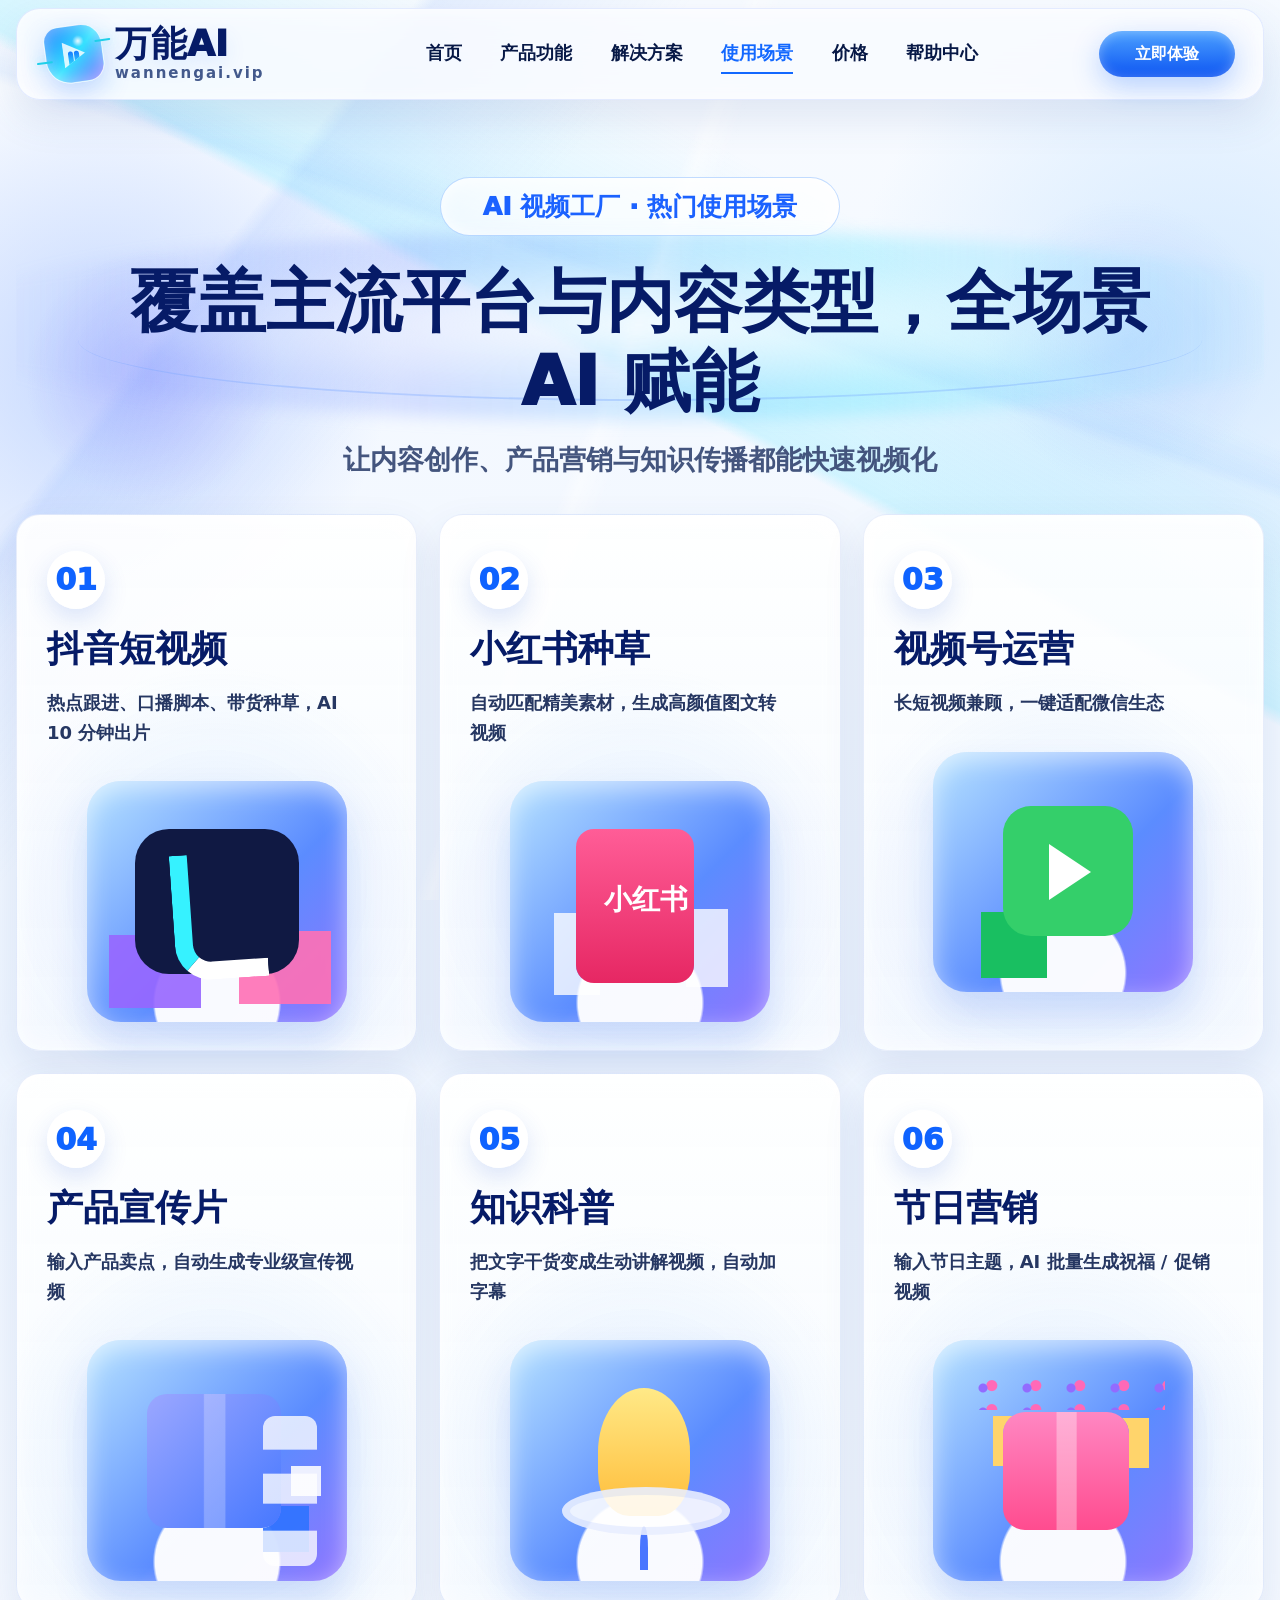
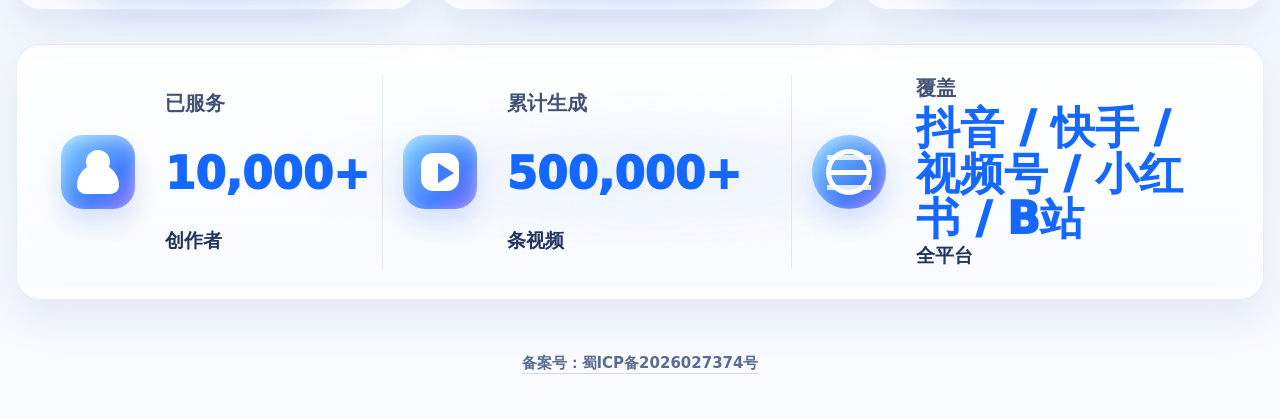
<file: aivideo/scenes/index.html>
<!doctype html>
<html lang="zh-CN">
  <head>
    <meta charset="UTF-8" />
    <meta name="viewport" content="width=device-width, initial-scale=1.0" />
    <meta
      name="description"
      content="AI视频工厂热门使用场景，覆盖抖音短视频、小红书种草、视频号运营、产品宣传片、知识科普和节日营销。"
    />
    <title>使用场景 - AI视频工厂</title>
    <link rel="stylesheet" href="../style.css?v=20260527-demo" />
    <link rel="stylesheet" href="style.css?v=20260527-scenes" />
  </head>
  <body>
    <main class="video-page scene-page">
      <header class="site-header">
        <a class="brand" href="http://wannengai.vip" aria-label="万能AI官网">
          <span class="brand-mark" aria-hidden="true"><span></span></span>
          <span class="brand-copy">
            <strong>万能AI</strong>
            <em>wannengai.vip</em>
          </span>
        </a>
        <nav class="top-nav" aria-label="AI视频工厂导航">
          <a href="../">首页</a>
          <a href="../features/">产品功能</a>
          <a href="../solutions/">解决方案</a>
          <a href="./" class="is-active">使用场景</a>
          <a href="../price/">价格</a>
          <a href="../help/">帮助中心</a>
        </nav>
        <a class="trial-btn" href="../#contact">立即体验</a>
      </header>

      <section class="scene-hero" aria-labelledby="scene-title">
        <p>AI 视频工厂 · 热门使用场景</p>
        <h1 id="scene-title">覆盖主流平台与内容类型，全场景 AI 赋能</h1>
        <span>让内容创作、产品营销与知识传播都能快速视频化</span>
      </section>

      <section class="scene-grid" aria-label="热门使用场景">
        <article>
          <i>01</i>
          <h2>抖音短视频</h2>
          <p>热点跟进、口播脚本、带货种草，AI 10 分钟出片</p>
          <div class="scene-visual douyin" aria-hidden="true"></div>
        </article>
        <article>
          <i>02</i>
          <h2>小红书种草</h2>
          <p>自动匹配精美素材，生成高颜值图文转视频</p>
          <div class="scene-visual redbook" aria-hidden="true"></div>
        </article>
        <article>
          <i>03</i>
          <h2>视频号运营</h2>
          <p>长短视频兼顾，一键适配微信生态</p>
          <div class="scene-visual wechat-video" aria-hidden="true"></div>
        </article>
        <article>
          <i>04</i>
          <h2>产品宣传片</h2>
          <p>输入产品卖点，自动生成专业级宣传视频</p>
          <div class="scene-visual product" aria-hidden="true"></div>
        </article>
        <article>
          <i>05</i>
          <h2>知识科普</h2>
          <p>把文字干货变成生动讲解视频，自动加字幕</p>
          <div class="scene-visual knowledge" aria-hidden="true"></div>
        </article>
        <article>
          <i>06</i>
          <h2>节日营销</h2>
          <p>输入节日主题，AI 批量生成祝福 / 促销视频</p>
          <div class="scene-visual festival" aria-hidden="true"></div>
        </article>
      </section>

      <section class="scene-stats" aria-label="平台覆盖数据">
        <div>
          <span class="stat-icon user"></span>
          <p>已服务</p>
          <strong>10,000+</strong>
          <em>创作者</em>
        </div>
        <div>
          <span class="stat-icon video"></span>
          <p>累计生成</p>
          <strong>500,000+</strong>
          <em>条视频</em>
        </div>
        <div>
          <span class="stat-icon globe"></span>
          <p>覆盖</p>
          <strong>抖音 / 快手 / 视频号 / 小红书 / B站</strong>
          <em>全平台</em>
        </div>
      </section>
      <footer class="record-footer">
        <a href="https://beian.miit.gov.cn/" target="_blank" rel="noopener">备案号：蜀ICP备2026027374号</a>
      </footer>
    </main>
    <script src="../../copy.js"></script>
    <script src="../nav.js?v=20260527-smooth3"></script>
  </body>
</html>
</file>
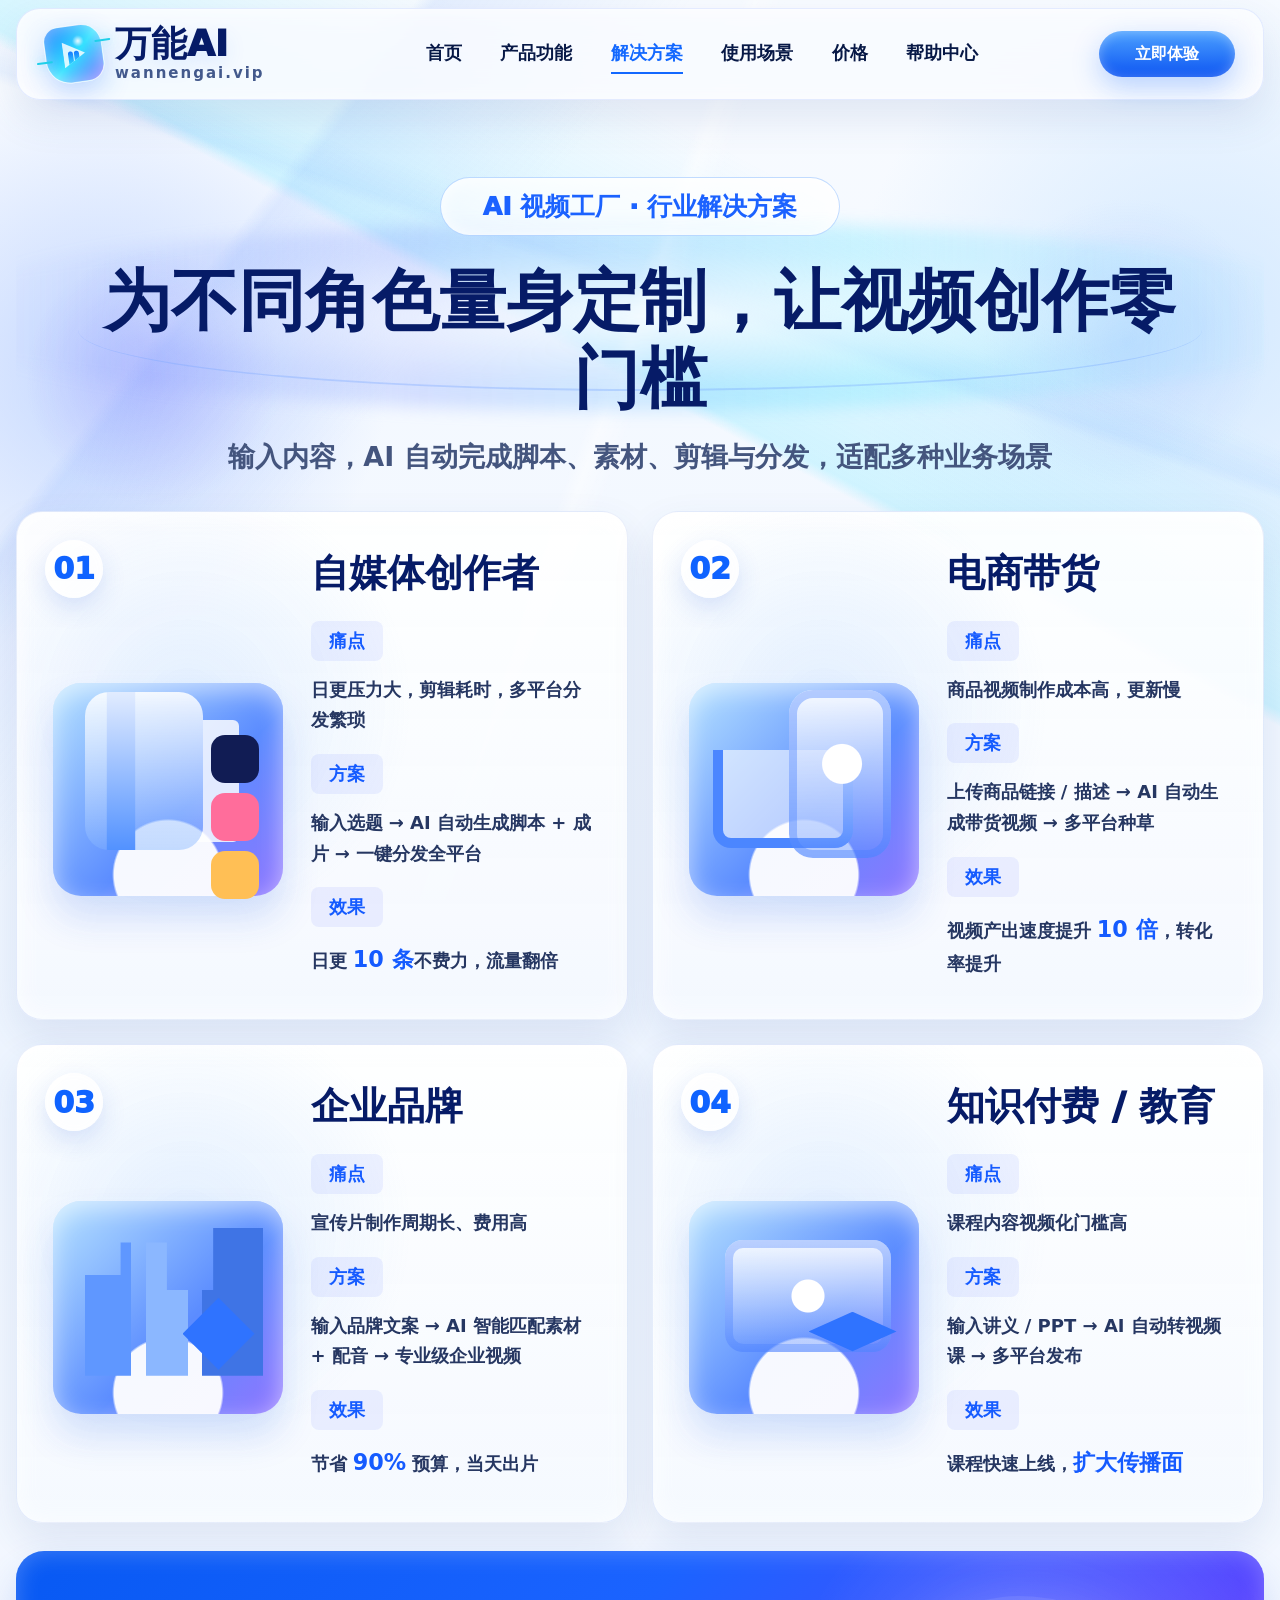
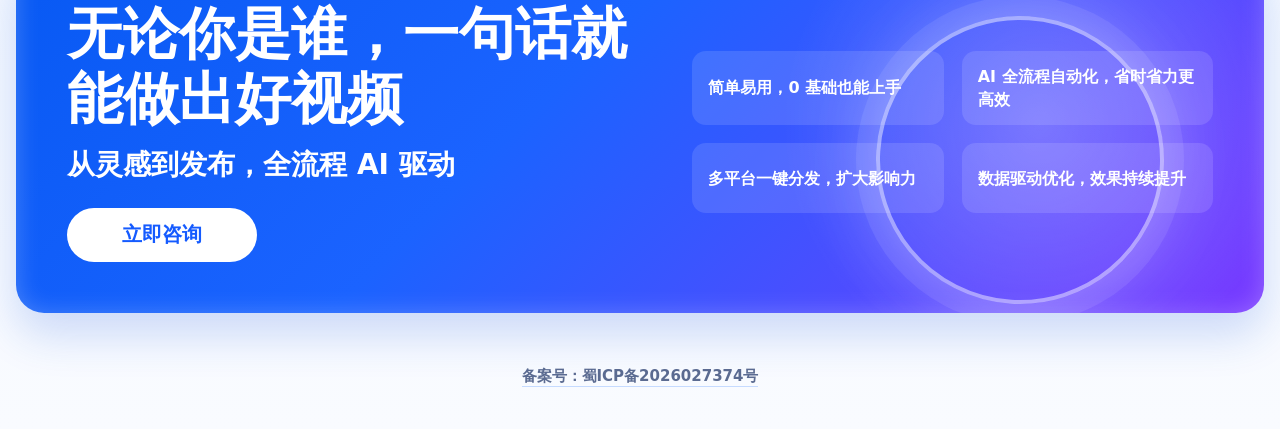
<file: aivideo/solutions/index.html>
<!doctype html>
<html lang="zh-CN">
  <head>
    <meta charset="UTF-8" />
    <meta name="viewport" content="width=device-width, initial-scale=1.0" />
    <meta
      name="description"
      content="AI视频工厂行业解决方案，为自媒体、电商、企业品牌、知识付费与教育场景提供一站式视频创作能力。"
    />
    <title>解决方案 - AI视频工厂</title>
    <link rel="stylesheet" href="../style.css?v=20260527-demo" />
    <link rel="stylesheet" href="style.css?v=20260527-solutions" />
  </head>
  <body>
    <main class="video-page solution-page">
      <header class="site-header">
        <a class="brand" href="http://wannengai.vip" aria-label="万能AI官网">
          <span class="brand-mark" aria-hidden="true"><span></span></span>
          <span class="brand-copy">
            <strong>万能AI</strong>
            <em>wannengai.vip</em>
          </span>
        </a>
        <nav class="top-nav" aria-label="AI视频工厂导航">
          <a href="../">首页</a>
          <a href="../features/">产品功能</a>
          <a href="./" class="is-active">解决方案</a>
          <a href="../scenes/">使用场景</a>
          <a href="../price/">价格</a>
          <a href="../help/">帮助中心</a>
        </nav>
        <a class="trial-btn" href="../#contact">立即体验</a>
      </header>

      <section class="solution-hero" aria-labelledby="solution-title">
        <p>AI 视频工厂 · 行业解决方案</p>
        <h1 id="solution-title">为不同角色量身定制，让视频创作零门槛</h1>
        <span>输入内容，AI 自动完成脚本、素材、剪辑与分发，适配多种业务场景</span>
      </section>

      <section class="solution-grid" aria-label="行业解决方案">
        <article>
          <i>01</i>
          <div class="solution-visual creator" aria-hidden="true"></div>
          <div class="solution-copy">
            <h2>自媒体创作者</h2>
            <dl>
              <dt>痛点</dt>
              <dd>日更压力大，剪辑耗时，多平台分发繁琐</dd>
              <dt>方案</dt>
              <dd>输入选题 → AI 自动生成脚本 + 成片 → 一键分发全平台</dd>
              <dt>效果</dt>
              <dd>日更 <strong>10 条</strong>不费力，流量翻倍</dd>
            </dl>
          </div>
        </article>

        <article>
          <i>02</i>
          <div class="solution-visual ecommerce" aria-hidden="true"></div>
          <div class="solution-copy">
            <h2>电商带货</h2>
            <dl>
              <dt>痛点</dt>
              <dd>商品视频制作成本高，更新慢</dd>
              <dt>方案</dt>
              <dd>上传商品链接 / 描述 → AI 自动生成带货视频 → 多平台种草</dd>
              <dt>效果</dt>
              <dd>视频产出速度提升 <strong>10 倍</strong>，转化率提升</dd>
            </dl>
          </div>
        </article>

        <article>
          <i>03</i>
          <div class="solution-visual brand-scene" aria-hidden="true"></div>
          <div class="solution-copy">
            <h2>企业品牌</h2>
            <dl>
              <dt>痛点</dt>
              <dd>宣传片制作周期长、费用高</dd>
              <dt>方案</dt>
              <dd>输入品牌文案 → AI 智能匹配素材 + 配音 → 专业级企业视频</dd>
              <dt>效果</dt>
              <dd>节省 <strong>90%</strong> 预算，当天出片</dd>
            </dl>
          </div>
        </article>

        <article>
          <i>04</i>
          <div class="solution-visual education" aria-hidden="true"></div>
          <div class="solution-copy">
            <h2>知识付费 / 教育</h2>
            <dl>
              <dt>痛点</dt>
              <dd>课程内容视频化门槛高</dd>
              <dt>方案</dt>
              <dd>输入讲义 / PPT → AI 自动转视频课 → 多平台发布</dd>
              <dt>效果</dt>
              <dd>课程快速上线，<strong>扩大传播面</strong></dd>
            </dl>
          </div>
        </article>
      </section>

      <section class="solution-cta" aria-labelledby="solution-cta-title">
        <div>
          <h2 id="solution-cta-title">无论你是谁，一句话就能做出好视频</h2>
          <p>从灵感到发布，全流程 AI 驱动</p>
          <a href="../#contact">立即咨询</a>
        </div>
        <ul>
          <li>简单易用，0 基础也能上手</li>
          <li>AI 全流程自动化，省时省力更高效</li>
          <li>多平台一键分发，扩大影响力</li>
          <li>数据驱动优化，效果持续提升</li>
        </ul>
      </section>
      <footer class="record-footer">
        <a href="https://beian.miit.gov.cn/" target="_blank" rel="noopener">备案号：蜀ICP备2026027374号</a>
      </footer>
    </main>
    <script src="../../copy.js"></script>
    <script src="../nav.js?v=20260527-smooth3"></script>
  </body>
</html>
</file>
<file: styles.css>
:root {
  color-scheme: dark;
  --bg: #020704;
  --panel: rgba(3, 30, 16, 0.78);
  --panel-strong: rgba(5, 42, 21, 0.9);
  --line: rgba(145, 255, 96, 0.64);
  --line-soft: rgba(94, 255, 112, 0.22);
  --green: #7cff4d;
  --green-2: #13f088;
  --gold: #e2ff8b;
  --text: #f4fff0;
  --muted: #c7d7c5;
  --shadow: rgba(53, 255, 83, 0.34);
}

* {
  box-sizing: border-box;
}

html {
  scroll-behavior: smooth;
}

body {
  margin: 0;
  min-width: 320px;
  background:
    radial-gradient(circle at 18% 12%, rgba(48, 255, 60, 0.2), transparent 24rem),
    radial-gradient(circle at 88% 28%, rgba(28, 255, 140, 0.18), transparent 22rem),
    linear-gradient(180deg, #010503 0%, #031108 50%, #020604 100%);
  color: var(--text);
  font-family:
    "PingFang SC",
    "Microsoft YaHei",
    system-ui,
    -apple-system,
    BlinkMacSystemFont,
    "Segoe UI",
    sans-serif;
}

body::before,
body::after {
  position: fixed;
  z-index: -1;
  pointer-events: none;
  content: "";
}

body::before {
  inset: 0;
  background:
    linear-gradient(115deg, transparent 0 38%, rgba(84, 255, 59, 0.25) 39%, transparent 42%),
    linear-gradient(158deg, transparent 0 62%, rgba(19, 240, 136, 0.18) 63%, transparent 66%),
    repeating-linear-gradient(90deg, rgba(115, 255, 102, 0.05) 0 1px, transparent 1px 112px),
    repeating-linear-gradient(0deg, rgba(115, 255, 102, 0.035) 0 1px, transparent 1px 112px);
  mask-image: linear-gradient(180deg, #000 0%, transparent 90%);
}

body::after {
  inset: 0;
  background-image:
    radial-gradient(circle, rgba(145, 255, 96, 0.8) 0 1px, transparent 1.8px),
    radial-gradient(circle, rgba(255, 238, 93, 0.7) 0 1px, transparent 1.8px);
  background-position:
    0 0,
    34px 42px;
  background-size:
    120px 120px,
    180px 180px;
  opacity: 0.34;
}

a {
  color: inherit;
  text-decoration: none;
}

img {
  display: block;
  max-width: 100%;
}

.site-shell {
  width: min(1180px, calc(100% - 32px));
  margin: 0 auto;
  padding: 24px 0 48px;
}

.hero {
  min-height: 94vh;
  display: flex;
  flex-direction: column;
  justify-content: space-between;
  position: relative;
}

.nav {
  display: flex;
  align-items: center;
  justify-content: space-between;
  gap: 24px;
  padding: 10px 0 34px;
}

.brand {
  width: auto;
  min-width: 0;
  display: flex;
  align-items: center;
  gap: 14px;
}

.brand-mark {
  width: clamp(58px, 7vw, 82px);
  aspect-ratio: 1;
  display: grid;
  place-items: center;
  border: 1px solid rgba(124, 255, 77, 0.58);
  border-radius: 28% 36% 30% 40%;
  background:
    radial-gradient(circle at 58% 36%, rgba(255, 255, 255, 0.78), transparent 10%),
    linear-gradient(135deg, #baff83 0%, #24f27c 42%, #067a2e 100%);
  box-shadow:
    inset 0 0 18px rgba(255, 255, 255, 0.36),
    0 0 30px rgba(91, 255, 78, 0.48);
  transform: rotate(-8deg);
  position: relative;
}

.brand-mark::before,
.brand-mark::after {
  position: absolute;
  width: 20px;
  height: 2px;
  background: var(--green-2);
  box-shadow: 0 0 12px rgba(19, 240, 136, 0.8);
  content: "";
}

.brand-mark::before {
  left: -14px;
  top: 60%;
}

.brand-mark::after {
  right: -14px;
  top: 32%;
}

.brand-mark span {
  width: 58%;
  aspect-ratio: 1;
  display: block;
  border-radius: 26% 42% 30% 45%;
  background: rgba(0, 10, 5, 0.76);
  clip-path: polygon(16% 10%, 84% 50%, 16% 90%);
  position: relative;
}

.brand-mark span::before,
.brand-mark span::after {
  position: absolute;
  top: 41%;
  width: 6px;
  height: 18px;
  border-radius: 8px;
  background: #d7ffb4;
  box-shadow: 0 0 12px rgba(124, 255, 77, 0.92);
  content: "";
}

.brand-mark span::before {
  left: 30%;
}

.brand-mark span::after {
  left: 50%;
}

.brand-text {
  display: grid;
  gap: 2px;
  min-width: 0;
}

.brand-text strong {
  color: #f8fff1;
  font-size: clamp(27px, 3.4vw, 46px);
  line-height: 1;
  font-weight: 950;
  text-shadow:
    0 2px 0 rgba(51, 126, 28, 0.95),
    0 0 22px rgba(124, 255, 77, 0.62);
}

.brand-text em {
  color: #e5f4df;
  font-style: normal;
  font-size: clamp(13px, 1.4vw, 19px);
  font-weight: 700;
  letter-spacing: 2px;
  text-shadow: 0 0 14px rgba(124, 255, 77, 0.36);
}

.nav-actions {
  display: flex;
  align-items: center;
  gap: 10px;
  color: #eaffdf;
  font-size: 15px;
}

.nav-actions a {
  display: inline-flex;
  align-items: center;
  justify-content: center;
  min-height: 38px;
  padding: 0 14px;
  border: 1px solid transparent;
}

.nav-actions a:hover,
.nav-cta {
  border-color: var(--line);
  background: rgba(25, 255, 93, 0.1);
  box-shadow: 0 0 22px rgba(77, 255, 69, 0.2);
}

.hero-grid {
  display: grid;
  grid-template-columns: minmax(0, 0.86fr) minmax(420px, 1.14fr);
  align-items: center;
  gap: clamp(28px, 5vw, 72px);
  padding: 24px 0 76px;
}

.eyebrow {
  margin: 0 0 12px;
  color: var(--green);
  font-size: clamp(13px, 1.6vw, 16px);
  font-weight: 800;
  letter-spacing: 0;
  text-transform: uppercase;
  text-shadow: 0 0 18px var(--shadow);
}

h1,
h2,
p {
  margin-top: 0;
}

h1 {
  margin-bottom: 20px;
  color: #fff;
  font-size: clamp(58px, 9vw, 132px);
  line-height: 0.96;
  font-weight: 950;
  text-shadow:
    0 4px 0 rgba(59, 142, 38, 0.95),
    0 0 24px rgba(127, 255, 68, 0.6),
    0 0 58px rgba(127, 255, 68, 0.38);
}

.hero-lead {
  max-width: 560px;
  margin-bottom: 34px;
  color: var(--muted);
  font-size: clamp(20px, 2.2vw, 28px);
  line-height: 1.7;
}

.hero-actions {
  display: flex;
  flex-wrap: wrap;
  gap: 14px;
}

.primary-btn,
.ghost-btn {
  min-height: 54px;
  display: inline-flex;
  align-items: center;
  justify-content: center;
  gap: 10px;
  padding: 0 24px;
  border: 1px solid var(--line);
  border-radius: 999px;
  font-size: 18px;
  font-weight: 850;
  white-space: nowrap;
}

.primary-btn {
  color: #fff;
  background: linear-gradient(180deg, #9cff5b 0%, #17b12e 50%, #0a6a20 100%);
  box-shadow:
    inset 0 2px 12px rgba(255, 255, 255, 0.46),
    0 0 34px rgba(68, 255, 55, 0.46);
}

.ghost-btn {
  background: rgba(4, 39, 20, 0.62);
  color: #dcffd1;
}

.btn-icon {
  width: 0;
  height: 0;
  border-top: 8px solid transparent;
  border-bottom: 8px solid transparent;
  border-left: 16px solid #fff;
  transform: rotate(-26deg);
  filter: drop-shadow(0 0 8px rgba(255, 255, 255, 0.75));
}

.promo-stage {
  margin: 0;
  border: 1px solid var(--line);
  border-radius: 8px;
  background: linear-gradient(160deg, rgba(4, 38, 20, 0.64), rgba(4, 13, 8, 0.95));
  box-shadow:
    0 28px 90px rgba(0, 0, 0, 0.46),
    0 0 48px rgba(48, 255, 74, 0.24);
  overflow: hidden;
}

.promo-stage img {
  width: 100%;
  aspect-ratio: 941 / 1672;
  object-fit: cover;
  object-position: center top;
}

.intro-panel,
.project-panel,
.ip-section,
.more-panel,
.contact {
  border: 1px solid var(--line);
  border-radius: 8px;
  background:
    linear-gradient(145deg, rgba(11, 56, 28, 0.78), rgba(2, 15, 8, 0.88)),
    radial-gradient(circle at 80% 30%, rgba(80, 255, 80, 0.2), transparent 26rem);
  box-shadow:
    inset 0 0 28px rgba(68, 255, 80, 0.08),
    0 0 44px rgba(48, 255, 74, 0.12);
}

.intro-panel {
  padding: clamp(24px, 4vw, 46px);
}

.section-heading,
.panel-heading {
  display: flex;
  align-items: center;
  gap: 18px;
}

.section-heading {
  margin-bottom: 28px;
}

.section-heading h2,
.panel-heading h2 {
  margin: 0;
  font-size: clamp(32px, 4vw, 52px);
  line-height: 1.08;
  font-weight: 950;
  text-shadow: 0 0 24px rgba(127, 255, 68, 0.45);
}

.section-icon {
  flex: 0 0 auto;
  width: clamp(64px, 8vw, 92px);
  aspect-ratio: 1;
  border: 1px solid rgba(124, 255, 77, 0.48);
  border-radius: 50%;
  background:
    radial-gradient(circle, rgba(163, 255, 96, 0.35), rgba(7, 88, 31, 0.88) 62%, rgba(3, 18, 10, 0.95));
  box-shadow:
    inset 0 0 20px rgba(178, 255, 113, 0.25),
    0 0 28px rgba(86, 255, 64, 0.22);
  position: relative;
}

.section-icon::before,
.section-icon::after {
  position: absolute;
  inset: 25%;
  content: "";
  border: 3px solid var(--gold);
}

.chip-icon::before {
  border-radius: 6px;
}

.chip-icon::after {
  inset: 41% 32%;
  border-width: 0;
  border-left: 4px solid var(--gold);
  border-right: 4px solid var(--gold);
}

.intro-content {
  display: grid;
  grid-template-columns: minmax(0, 0.95fr) minmax(320px, 1.05fr);
  align-items: center;
  gap: clamp(22px, 5vw, 64px);
}

.feature-list {
  list-style: none;
  margin: 0;
  padding: 0;
  display: grid;
  gap: 20px;
  color: #f6fff1;
  font-size: clamp(18px, 2vw, 24px);
  line-height: 1.35;
}

.feature-list li {
  position: relative;
  padding-left: 28px;
}

.feature-list li::before {
  position: absolute;
  left: 0;
  top: 0.52em;
  width: 10px;
  aspect-ratio: 1;
  border-radius: 50%;
  background: linear-gradient(180deg, #e5ff9b, #68f943);
  box-shadow: 0 0 14px rgba(148, 255, 80, 0.9);
  content: "";
}

.text-link {
  border-bottom: 1px solid rgba(124, 255, 77, 0.58);
  color: #f9fff4;
  text-shadow: 0 0 14px rgba(124, 255, 77, 0.36);
}

.text-link:hover {
  color: var(--green);
}

.ai-console {
  min-height: 300px;
  position: relative;
  display: grid;
  place-items: center;
}

.console-screen {
  width: min(440px, 100%);
  aspect-ratio: 16 / 10;
  display: grid;
  place-items: center;
  border: 1px solid rgba(98, 255, 118, 0.46);
  border-radius: 8px;
  background:
    radial-gradient(circle at center, rgba(51, 255, 97, 0.26), transparent 36%),
    linear-gradient(135deg, rgba(8, 32, 23, 0.98), rgba(1, 10, 6, 0.98));
  box-shadow:
    inset 0 0 40px rgba(34, 255, 91, 0.16),
    0 26px 50px rgba(0, 0, 0, 0.42);
  transform: perspective(800px) rotateY(-8deg);
}

.console-screen span {
  width: 128px;
  aspect-ratio: 1;
  display: grid;
  place-items: center;
  border: 2px solid rgba(113, 255, 77, 0.74);
  border-radius: 50%;
  color: var(--green);
  font-size: 56px;
  font-weight: 950;
  text-shadow: 0 0 20px var(--shadow);
}

.console-screen i,
.console-screen b {
  position: absolute;
  background: linear-gradient(90deg, transparent, var(--green), transparent);
  content: "";
}

.console-screen i {
  width: 76%;
  height: 1px;
}

.console-screen b {
  width: 1px;
  height: 74%;
}

.floating-widget {
  position: absolute;
  width: 138px;
  height: 70px;
  border: 1px solid rgba(108, 255, 100, 0.55);
  border-radius: 8px;
  background:
    linear-gradient(90deg, rgba(123, 255, 88, 0.18) 0 32%, transparent 32%),
    rgba(9, 62, 33, 0.86);
  box-shadow: 0 0 24px rgba(77, 255, 75, 0.22);
}

.widget-a {
  top: 28px;
  left: 2%;
}

.widget-b {
  right: 2%;
  top: 56px;
}

.widget-c {
  right: 12%;
  bottom: 18px;
}

.project-grid {
  display: grid;
  grid-template-columns: repeat(2, minmax(0, 1fr));
  gap: 22px;
  margin-top: 22px;
}

.project-panel {
  min-height: 340px;
  padding: clamp(22px, 3.4vw, 38px);
  position: relative;
  overflow: hidden;
}

.compact {
  margin-top: 28px;
  font-size: clamp(17px, 1.8vw, 22px);
}

.handshake-icon::before {
  inset: 30% 18%;
  border-width: 0;
  border-top: 8px solid var(--gold);
  transform: rotate(-32deg);
}

.handshake-icon::after {
  inset: 30% 18%;
  border-width: 0;
  border-top: 8px solid var(--gold);
  transform: rotate(32deg);
}

.network-map {
  position: absolute;
  right: -10%;
  bottom: -16%;
  width: 68%;
  aspect-ratio: 1.4;
  opacity: 0.58;
  background:
    radial-gradient(circle at 28% 46%, var(--green) 0 2px, transparent 3px),
    radial-gradient(circle at 54% 28%, var(--green) 0 2px, transparent 3px),
    radial-gradient(circle at 68% 62%, var(--green) 0 2px, transparent 3px),
    linear-gradient(27deg, transparent 49.7%, rgba(124, 255, 77, 0.65) 50%, transparent 50.3%),
    linear-gradient(155deg, transparent 49.7%, rgba(124, 255, 77, 0.5) 50%, transparent 50.3%);
  filter: drop-shadow(0 0 18px rgba(83, 255, 73, 0.7));
}

.store-panel {
  background:
    linear-gradient(120deg, rgba(3, 18, 9, 0.88), rgba(8, 60, 28, 0.48)),
    radial-gradient(circle at 70% 70%, rgba(77, 255, 72, 0.26), transparent 18rem);
}

.store-icon::before {
  inset: 29% 26% 25%;
  border-width: 0 3px 3px;
}

.store-icon::after {
  inset: 22% 22% 54%;
  border-width: 0;
  background: var(--gold);
  clip-path: polygon(0 100%, 15% 0, 85% 0, 100% 100%);
}

.store-visual {
  position: absolute;
  right: 24px;
  bottom: 24px;
  width: min(58%, 320px);
  min-height: 160px;
}

.car-shape {
  position: absolute;
  right: 0;
  bottom: 0;
  width: 100%;
  aspect-ratio: 2.5;
  border-radius: 48% 52% 20% 18% / 64% 68% 30% 32%;
  background:
    radial-gradient(circle at 22% 88%, #050705 0 11%, #78ff39 12% 18%, transparent 19%),
    radial-gradient(circle at 78% 88%, #050705 0 11%, #78ff39 12% 18%, transparent 19%),
    linear-gradient(135deg, #b7ff44, #12a72c 44%, #053a13);
  box-shadow: 0 0 34px rgba(82, 255, 54, 0.42);
}

.store-visual strong {
  position: absolute;
  right: 0;
  top: 0;
  color: var(--green);
  font-size: clamp(18px, 2.4vw, 28px);
  line-height: 1.35;
  text-align: right;
  text-shadow: 0 0 16px var(--shadow);
}

.ip-section {
  margin-top: 22px;
  min-height: 260px;
  padding: clamp(22px, 3.4vw, 38px);
  display: grid;
  grid-template-columns: minmax(0, 0.9fr) minmax(360px, 1.1fr);
  align-items: center;
  gap: 24px;
  overflow: hidden;
}

.ip-section p {
  margin: 26px 0 0;
  color: #f2fff0;
  font-size: clamp(18px, 2vw, 24px);
}

.ip-icon::before {
  inset: 28%;
  border-radius: 50%;
}

.ip-icon::after {
  inset: 42% 35% 32%;
  border-width: 0 3px 3px;
  border-radius: 0 0 18px 18px;
}

.ip-toys {
  display: flex;
  align-items: end;
  justify-content: center;
  gap: clamp(8px, 2vw, 18px);
  min-height: 190px;
}

.ip-toys span {
  width: clamp(72px, 10vw, 128px);
  aspect-ratio: 0.8;
  border-radius: 45% 45% 38% 38%;
  position: relative;
  background:
    radial-gradient(circle at 35% 34%, #fff 0 5%, transparent 5.5%),
    radial-gradient(circle at 65% 34%, #fff 0 5%, transparent 5.5%),
    radial-gradient(circle at 50% 48%, #fff7e8 0 19%, transparent 19.5%),
    linear-gradient(180deg, #b8ff7a, #5c9f32);
  box-shadow: inset 0 -10px 24px rgba(0, 0, 0, 0.26), 0 16px 30px rgba(0, 0, 0, 0.28);
}

.ip-toys span::before,
.ip-toys span::after {
  position: absolute;
  top: 3%;
  width: 34%;
  aspect-ratio: 1;
  border-radius: 50%;
  background: inherit;
  content: "";
}

.ip-toys span::before {
  left: -10%;
}

.ip-toys span::after {
  right: -10%;
}

.ip-toys span:nth-child(2) {
  background:
    radial-gradient(circle at 35% 34%, #fff 0 5%, transparent 5.5%),
    radial-gradient(circle at 65% 34%, #fff 0 5%, transparent 5.5%),
    radial-gradient(circle at 50% 48%, #fff7e8 0 19%, transparent 19.5%),
    linear-gradient(180deg, #ddd, #8d9294);
}

.ip-toys span:nth-child(3) {
  background:
    radial-gradient(circle at 35% 34%, #fff 0 5%, transparent 5.5%),
    radial-gradient(circle at 65% 34%, #fff 0 5%, transparent 5.5%),
    radial-gradient(circle at 50% 48%, #fff7e8 0 19%, transparent 19.5%),
    linear-gradient(180deg, #d39951, #8c5525);
}

.ip-toys span:nth-child(4) {
  background:
    radial-gradient(circle at 35% 34%, #fff 0 5%, transparent 5.5%),
    radial-gradient(circle at 65% 34%, #fff 0 5%, transparent 5.5%),
    radial-gradient(circle at 50% 48%, #fff7e8 0 19%, transparent 19.5%),
    linear-gradient(180deg, #ffad4d, #cf6420);
}

.more-panel {
  margin-top: 22px;
  min-height: 104px;
  display: flex;
  align-items: center;
  justify-content: center;
  gap: 24px;
  padding: 18px;
}

.more-panel p {
  margin: 0;
  font-size: clamp(24px, 4vw, 42px);
  font-weight: 850;
}

.hourglass {
  width: 58px;
  aspect-ratio: 1;
  border: 2px solid var(--gold);
  border-radius: 50%;
  position: relative;
  box-shadow: 0 0 20px rgba(124, 255, 77, 0.28);
}

.hourglass::before {
  position: absolute;
  inset: 15px 18px;
  border-top: 4px solid #fff;
  border-bottom: 4px solid #fff;
  clip-path: polygon(0 0, 100% 0, 50% 50%, 100% 100%, 0 100%, 50% 50%);
  content: "";
}

.contact {
  margin-top: 22px;
  min-height: 330px;
  display: grid;
  place-items: center;
  text-align: center;
  padding: clamp(34px, 5vw, 58px) 20px;
  background:
    radial-gradient(ellipse at center bottom, rgba(83, 255, 56, 0.32), transparent 28rem),
    linear-gradient(180deg, rgba(3, 42, 18, 0.78), rgba(1, 8, 4, 0.94));
}

.contact h2 {
  margin: 0 0 28px;
  font-size: clamp(44px, 8vw, 92px);
  line-height: 1;
  font-weight: 950;
  text-shadow:
    0 4px 0 rgba(56, 120, 32, 0.9),
    0 0 24px rgba(127, 255, 68, 0.62),
    0 0 64px rgba(127, 255, 68, 0.42);
}

.contact-methods {
  width: min(760px, 100%);
  display: grid;
  grid-template-columns: repeat(2, minmax(0, 1fr));
  gap: 18px;
}

.contact-pill {
  min-height: 86px;
  display: grid;
  align-content: center;
  gap: 6px;
  padding: 14px clamp(16px, 3vw, 34px);
  border: 1px solid var(--line);
  border-radius: 8px;
  background:
    linear-gradient(180deg, rgba(111, 255, 70, 0.22), rgba(2, 38, 14, 0.9)),
    radial-gradient(circle at 20% 20%, rgba(255, 255, 255, 0.18), transparent 45%);
  box-shadow:
    inset 0 1px 16px rgba(255, 255, 255, 0.16),
    0 0 28px rgba(68, 255, 55, 0.28);
  text-align: left;
  color: inherit;
  cursor: pointer;
  font: inherit;
  appearance: none;
}

.contact-pill span {
  color: var(--gold);
  font-size: 15px;
  font-weight: 850;
}

.contact-pill strong {
  color: #fff;
  font-size: clamp(22px, 3.2vw, 34px);
  line-height: 1;
  font-weight: 950;
  overflow-wrap: anywhere;
  text-shadow: 0 0 18px rgba(124, 255, 77, 0.5);
}

.site-record {
  padding: 18px 0 0;
  text-align: center;
}

.site-record a {
  color: rgba(225, 246, 219, 0.78);
  font-size: 14px;
  font-weight: 750;
}

.site-record a:hover {
  color: #fff;
  text-shadow: 0 0 14px rgba(124, 255, 77, 0.42);
}

.copy-toast {
  position: fixed;
  left: 50%;
  bottom: 34px;
  z-index: 50;
  max-width: min(520px, calc(100% - 28px));
  padding: 14px 22px;
  border: 1px solid rgba(180, 255, 137, 0.74);
  border-radius: 999px;
  background: rgba(4, 32, 15, 0.94);
  color: #fff;
  font-size: 16px;
  font-weight: 850;
  text-align: center;
  box-shadow:
    inset 0 1px 14px rgba(255, 255, 255, 0.18),
    0 0 34px rgba(75, 255, 69, 0.34);
  opacity: 0;
  pointer-events: none;
  transform: translate(-50%, 16px);
  transition:
    opacity 0.18s ease,
    transform 0.18s ease;
}

.copy-toast.is-visible {
  opacity: 1;
  transform: translate(-50%, 0);
}

@media (max-width: 900px) {
  .hero {
    min-height: auto;
  }

  .hero-grid,
  .intro-content,
  .ip-section {
    grid-template-columns: 1fr;
  }

  .promo-stage {
    max-height: 620px;
  }

  .promo-stage img {
    aspect-ratio: 4 / 3;
  }

  .project-grid {
    grid-template-columns: 1fr;
  }

  .ip-section {
    min-height: auto;
  }
}

@media (max-width: 620px) {
  .site-shell {
    width: min(100% - 20px, 1180px);
    padding-top: 12px;
  }

  .nav {
    align-items: flex-start;
    padding-bottom: 20px;
  }

  .brand {
    gap: 8px;
  }

  .brand-mark {
    width: 46px;
  }

  .brand-text strong {
    font-size: 25px;
  }

  .brand-text em {
    font-size: 11px;
    letter-spacing: 1px;
  }

  .nav-actions {
    gap: 4px;
    font-size: 13px;
  }

  .nav-actions a {
    min-height: 34px;
    padding: 0 8px;
  }

  .hero-grid {
    padding-bottom: 32px;
  }

  h1 {
    font-size: clamp(48px, 18vw, 76px);
  }

  .primary-btn,
  .ghost-btn {
    width: 100%;
    min-height: 52px;
    font-size: 16px;
  }

  .intro-panel,
  .project-panel,
  .ip-section {
    padding: 20px;
  }

  .section-heading,
  .panel-heading {
    gap: 12px;
  }

  .section-icon {
    width: 58px;
  }

  .feature-list {
    gap: 14px;
    font-size: 17px;
  }

  .ai-console {
    min-height: 230px;
  }

  .floating-widget {
    width: 96px;
    height: 52px;
  }

  .project-panel {
    min-height: 300px;
  }

  .store-visual {
    width: 64%;
    min-height: 120px;
  }

  .ip-toys {
    min-height: 140px;
  }

  .more-panel {
    flex-direction: column;
    gap: 12px;
  }

  .contact-methods {
    grid-template-columns: 1fr;
  }

  .contact-pill {
    min-height: 76px;
    text-align: center;
  }
}
</file>
<file: aivideo/style.css>
:root {
  color-scheme: light;
  --blue: #1268ff;
  --blue-deep: #061b67;
  --violet: #6f52ff;
  --cyan: #2ddfff;
  --ink: #071846;
  --muted: #58688d;
  --line: rgba(77, 122, 255, 0.2);
  --panel: rgba(255, 255, 255, 0.8);
  --shadow: rgba(42, 100, 255, 0.2);
}

* {
  box-sizing: border-box;
}

html {
  scroll-behavior: smooth;
}

body {
  margin: 0;
  min-width: 320px;
  color: var(--ink);
  font-family:
    "PingFang SC",
    "Microsoft YaHei",
    system-ui,
    -apple-system,
    BlinkMacSystemFont,
    "Segoe UI",
    sans-serif;
  background:
    radial-gradient(circle at 8% 18%, rgba(157, 188, 255, 0.55), transparent 18rem),
    radial-gradient(circle at 94% 16%, rgba(203, 229, 255, 0.8), transparent 22rem),
    linear-gradient(180deg, #f8fbff 0%, #eef5ff 52%, #f9fbff 100%);
}

body::before,
body::after {
  position: fixed;
  inset: 0;
  z-index: -1;
  pointer-events: none;
  content: "";
}

body::before {
  background:
    linear-gradient(128deg, transparent 0 21%, rgba(99, 151, 255, 0.12) 22%, transparent 35%),
    linear-gradient(28deg, transparent 0 54%, rgba(45, 223, 255, 0.18) 55%, transparent 72%),
    radial-gradient(circle at 12% 42%, rgba(111, 82, 255, 0.2), transparent 8rem),
    radial-gradient(circle at 88% 38%, rgba(99, 151, 255, 0.18), transparent 9rem);
}

body::after {
  opacity: 0.55;
  background:
    linear-gradient(110deg, transparent 0 46%, rgba(255, 255, 255, 0.8) 47%, transparent 49%),
    linear-gradient(18deg, transparent 0 62%, rgba(65, 143, 255, 0.12) 63%, transparent 66%);
}

a {
  color: inherit;
  text-decoration: none;
}

button {
  font: inherit;
}

img {
  display: block;
  max-width: 100%;
}

.video-page {
  width: min(1360px, calc(100% - 32px));
  margin: 0 auto;
  padding-bottom: 40px;
  opacity: 1;
  transform: translateY(0);
  transition:
    opacity 0.18s ease,
    transform 0.18s ease;
}

.video-page.is-page-leaving {
  opacity: 0;
  transform: translateY(12px);
}

.video-page.is-page-entering {
  opacity: 0;
  transform: translateY(12px);
}

.site-header {
  position: sticky;
  top: 0;
  z-index: 10;
  min-height: 86px;
  margin-top: 8px;
  display: grid;
  grid-template-columns: minmax(180px, 260px) minmax(0, 1fr) auto;
  align-items: center;
  gap: 24px;
  padding: 16px 28px;
  border: 1px solid rgba(84, 128, 255, 0.13);
  border-radius: 24px;
  background: rgba(248, 251, 255, 0.86);
  backdrop-filter: blur(18px);
  box-shadow:
    inset 0 1px 18px rgba(255, 255, 255, 0.74),
    0 18px 40px rgba(61, 91, 153, 0.12);
}

.brand {
  display: flex;
  align-items: center;
  gap: 12px;
  min-width: 0;
}

.brand-mark {
  width: 58px;
  aspect-ratio: 1;
  display: grid;
  place-items: center;
  border: 1px solid rgba(255, 255, 255, 0.86);
  border-radius: 26% 36% 30% 42%;
  background:
    radial-gradient(circle at 60% 28%, rgba(255, 255, 255, 0.92), transparent 11%),
    linear-gradient(135deg, #1678ff 0%, #31e1ff 52%, #7963ff 100%);
  box-shadow:
    inset 0 0 18px rgba(255, 255, 255, 0.52),
    0 10px 26px rgba(18, 104, 255, 0.24);
  transform: rotate(-8deg);
  position: relative;
}

.brand-mark::before,
.brand-mark::after {
  position: absolute;
  width: 16px;
  height: 2px;
  border-radius: 999px;
  background: #1fcfe9;
  box-shadow: 0 0 12px rgba(45, 223, 255, 0.7);
  content: "";
}

.brand-mark::before {
  left: -10px;
  top: 58%;
}

.brand-mark::after {
  right: -10px;
  top: 30%;
}

.brand-mark span {
  width: 58%;
  aspect-ratio: 1;
  display: block;
  border-radius: 28% 42% 30% 45%;
  background: rgba(255, 255, 255, 0.82);
  clip-path: polygon(17% 10%, 84% 50%, 17% 90%);
  position: relative;
}

.brand-mark span::before,
.brand-mark span::after {
  position: absolute;
  top: 40%;
  width: 5px;
  height: 15px;
  border-radius: 8px;
  background: linear-gradient(180deg, #1678ff, #31e1ff);
  content: "";
}

.brand-mark span::before {
  left: 30%;
}

.brand-mark span::after {
  left: 50%;
}

.brand-copy {
  display: grid;
  gap: 3px;
}

.brand-copy strong {
  color: var(--blue-deep);
  font-size: clamp(25px, 2.8vw, 38px);
  line-height: 1;
  font-weight: 950;
  text-shadow: 0 8px 20px rgba(18, 104, 255, 0.12);
}

.brand-copy em {
  color: #43598c;
  font-style: normal;
  font-size: clamp(11px, 1.2vw, 15px);
  font-weight: 850;
  letter-spacing: 2px;
}

.top-nav {
  display: flex;
  align-items: center;
  justify-content: center;
  gap: clamp(14px, 3vw, 48px);
  color: #071846;
  font-size: clamp(14px, 1.4vw, 18px);
  font-weight: 850;
}

.top-nav a {
  min-height: 40px;
  display: inline-flex;
  align-items: center;
  border-bottom: 2px solid transparent;
}

.top-nav a:hover,
.top-nav .is-active {
  color: var(--blue);
  border-color: var(--blue);
}

.trial-btn {
  min-height: 46px;
  min-width: 136px;
  display: inline-flex;
  align-items: center;
  justify-content: center;
  border-radius: 999px;
  color: #fff;
  font-weight: 950;
  background: linear-gradient(180deg, #4ca1ff, #0d55f2);
  box-shadow:
    inset 0 1px 12px rgba(255, 255, 255, 0.32),
    0 10px 28px rgba(18, 104, 255, 0.28);
}

.hero {
  min-height: 520px;
  display: grid;
  grid-template-columns: minmax(0, 1fr) minmax(280px, 390px);
  align-items: center;
  gap: 22px;
  padding: clamp(28px, 5vw, 64px) 0 18px;
}

.hero-copy {
  text-align: center;
}

.tagline {
  width: fit-content;
  margin: 0 auto 20px;
  padding: 10px 48px;
  border: 1px solid rgba(18, 104, 255, 0.28);
  border-radius: 999px;
  color: #155eff;
  background: linear-gradient(180deg, rgba(255, 255, 255, 0.86), rgba(215, 233, 255, 0.74));
  font-size: clamp(20px, 2.4vw, 28px);
  font-weight: 950;
  box-shadow: inset 0 1px 14px rgba(255, 255, 255, 0.7);
}

h1,
h2,
h3,
p {
  margin-top: 0;
}

.hero h1 {
  margin-bottom: 18px;
  color: var(--blue-deep);
  font-size: clamp(56px, 8.6vw, 108px);
  line-height: 1;
  font-weight: 950;
  letter-spacing: 0;
  text-shadow: 0 8px 26px rgba(41, 87, 190, 0.15);
}

.hero h1::first-letter {
  color: var(--violet);
}

.hero h1 span {
  color: var(--violet);
  white-space: nowrap;
}

.sub-title {
  margin-bottom: 18px;
  color: var(--blue-deep);
  font-size: clamp(28px, 4vw, 42px);
  line-height: 1.25;
  font-weight: 950;
}

.prompt-flow {
  display: flex;
  flex-wrap: wrap;
  align-items: center;
  justify-content: center;
  gap: 14px;
  margin-bottom: 24px;
  color: #2454ff;
  font-size: clamp(18px, 2.2vw, 28px);
  font-weight: 850;
}

.prompt-flow span,
.prompt-flow strong {
  min-height: 48px;
  display: inline-flex;
  align-items: center;
  justify-content: center;
  padding: 0 28px;
  border: 1px solid rgba(80, 101, 255, 0.26);
  border-radius: 999px;
  background: rgba(255, 255, 255, 0.74);
}

.prompt-flow b {
  color: var(--blue);
  font-size: 38px;
}

.price-badge {
  width: min(570px, 100%);
  min-height: 130px;
  margin: 0 auto;
  display: flex;
  align-items: center;
  justify-content: center;
  gap: 12px;
  border: 2px solid rgba(255, 255, 255, 0.86);
  border-radius: 28px;
  background: linear-gradient(180deg, #2f8eff, #145cff 62%, #477bff);
  color: #fff;
  box-shadow:
    inset 0 3px 24px rgba(255, 255, 255, 0.34),
    0 18px 40px rgba(18, 104, 255, 0.28);
}

.price-badge span {
  font-size: clamp(34px, 5vw, 56px);
  font-weight: 950;
}

.price-badge strong {
  font-size: clamp(74px, 10vw, 126px);
  line-height: 0.9;
  text-shadow: 0 4px 0 rgba(4, 40, 148, 0.28);
}

.price-badge em {
  font-style: normal;
  font-size: clamp(24px, 3.6vw, 42px);
  font-weight: 950;
}

.hero-art {
  margin: 0;
  min-height: 360px;
  display: grid;
  place-items: center;
  position: relative;
}

.hero-art::before {
  width: min(310px, 78vw);
  aspect-ratio: 1;
  border-radius: 32px;
  background:
    radial-gradient(circle at 72% 20%, rgba(255, 255, 255, 0.86), transparent 13%),
    linear-gradient(135deg, rgba(255, 255, 255, 0.72), rgba(55, 154, 255, 0.22));
  box-shadow:
    inset 0 0 36px rgba(255, 255, 255, 0.82),
    0 20px 70px rgba(74, 127, 255, 0.22);
  content: "";
  transform: rotate(-8deg);
}

.hero-art::after {
  position: absolute;
  width: 128px;
  aspect-ratio: 1;
  border-radius: 26px;
  background:
    linear-gradient(90deg, transparent 0 28%, rgba(255, 255, 255, 0.94) 29% 44%, transparent 45%),
    linear-gradient(135deg, #8ee7ff, #377cff 60%, #b78cff);
  box-shadow: 0 16px 34px rgba(58, 126, 255, 0.3);
  content: "";
}

.hero-art img {
  position: absolute;
  right: 0;
  bottom: -4px;
  width: min(250px, 58vw);
  max-height: 380px;
  object-fit: cover;
  object-position: 82% 15%;
  opacity: 0.18;
  border-radius: 36px;
  pointer-events: none;
}

.workflow-card,
.product-demo,
.comparison,
.contact-panel {
  margin-top: 22px;
  padding: clamp(22px, 3vw, 34px);
  border: 1px solid rgba(85, 123, 255, 0.14);
  border-radius: 28px;
  background: rgba(255, 255, 255, 0.82);
  box-shadow:
    inset 0 1px 24px rgba(255, 255, 255, 0.66),
    0 18px 50px rgba(51, 95, 174, 0.11);
}

.section-title {
  display: grid;
  grid-template-columns: minmax(40px, 1fr) auto minmax(40px, 1fr);
  align-items: center;
  gap: 24px;
  margin-bottom: 28px;
  text-align: center;
}

.section-title span {
  height: 2px;
  background: linear-gradient(90deg, transparent, #6b86ff);
  position: relative;
}

.section-title span:last-child {
  background: linear-gradient(90deg, #6b86ff, transparent);
}

.section-title h2 {
  margin: 0;
  color: var(--blue-deep);
  font-size: clamp(24px, 3vw, 38px);
  font-weight: 950;
}

.section-title.compact {
  max-width: 520px;
  margin-inline: auto;
}

.step-grid {
  display: grid;
  grid-template-columns: repeat(6, minmax(0, 1fr));
  gap: 18px;
}

.step-grid article {
  min-height: 250px;
  position: relative;
  padding: 34px 18px 18px;
  border: 1px solid rgba(89, 134, 255, 0.14);
  border-radius: 18px;
  background: linear-gradient(180deg, #fff, #f4f8ff);
  text-align: center;
  box-shadow: 0 12px 28px rgba(36, 84, 255, 0.08);
}

.step-grid i {
  position: absolute;
  top: -12px;
  left: 18px;
  width: 42px;
  aspect-ratio: 1;
  display: grid;
  place-items: center;
  border-radius: 50%;
  background: linear-gradient(135deg, #865dff, #28a6ff);
  color: #fff;
  font-style: normal;
  font-weight: 950;
  box-shadow: 0 8px 18px rgba(82, 91, 255, 0.28);
}

.step-icon {
  width: 78px;
  aspect-ratio: 1;
  margin: 0 auto 18px;
  border-radius: 20px;
  background: linear-gradient(135deg, #8b6bff, #52e6ff);
  box-shadow:
    inset 0 3px 16px rgba(255, 255, 255, 0.48),
    0 14px 24px rgba(37, 96, 255, 0.18);
  position: relative;
}

.step-icon::before,
.step-icon::after {
  position: absolute;
  content: "";
}

.chat::before {
  inset: 30px 18px;
  border-radius: 50%;
  background: #fff;
  box-shadow: 18px 0 0 #fff, 36px 0 0 #fff;
}

.script::before {
  inset: 18px;
  border-top: 7px solid #fff;
  border-bottom: 7px solid #fff;
}

.script::after {
  left: 21px;
  right: 21px;
  top: 36px;
  height: 7px;
  background: #fff;
}

.media::before {
  inset: 16px;
  border-radius: 10px;
  background: rgba(255, 255, 255, 0.86);
  clip-path: polygon(0 100%, 35% 45%, 52% 70%, 72% 38%, 100% 100%);
}

.edit::before {
  inset: 34px 12px;
  height: 8px;
  border-radius: 999px;
  background: #fff;
  transform: rotate(42deg);
}

.edit::after {
  inset: 34px 12px;
  height: 8px;
  border-radius: 999px;
  background: #fff;
  transform: rotate(-42deg);
}

.launch::before {
  inset: 12px 22px;
  background: #fff;
  clip-path: polygon(50% 0, 100% 76%, 58% 64%, 50% 100%, 42% 64%, 0 76%);
}

.chart::before {
  left: 18px;
  right: 18px;
  bottom: 18px;
  height: 38px;
  background:
    linear-gradient(90deg, #fff 0 18%, transparent 18% 28%, #fff 28% 48%, transparent 48% 58%, #fff 58% 100%);
}

.step-grid h3 {
  margin-bottom: 10px;
  color: var(--blue-deep);
  font-size: clamp(18px, 1.8vw, 24px);
  font-weight: 950;
}

.step-grid p {
  margin: 0;
  color: #263764;
  font-size: 16px;
  line-height: 1.55;
  font-weight: 700;
}

.ai-note {
  margin: 24px 0 0;
  color: #2454ff;
  text-align: center;
  font-size: clamp(18px, 2vw, 26px);
  font-weight: 950;
}

.product-demo {
  display: grid;
  grid-template-columns: minmax(280px, 0.72fr) minmax(0, 1.28fr);
  align-items: center;
  gap: clamp(22px, 4vw, 46px);
  background:
    linear-gradient(135deg, rgba(255, 255, 255, 0.88), rgba(235, 244, 255, 0.74)),
    radial-gradient(circle at 92% 12%, rgba(45, 223, 255, 0.22), transparent 24rem);
  overflow: hidden;
}

.demo-copy .tagline {
  margin-inline: 0;
  margin-bottom: 18px;
  padding-inline: 28px;
  font-size: clamp(17px, 1.8vw, 22px);
}

.demo-copy h2 {
  margin-bottom: 18px;
  color: var(--blue-deep);
  font-size: clamp(30px, 4.4vw, 58px);
  line-height: 1.12;
  font-weight: 950;
}

.demo-copy p {
  margin-bottom: 24px;
  color: #40527e;
  font-size: clamp(17px, 1.7vw, 22px);
  line-height: 1.75;
  font-weight: 750;
}

.demo-points {
  display: flex;
  flex-wrap: wrap;
  gap: 10px;
}

.demo-points span {
  min-height: 38px;
  display: inline-flex;
  align-items: center;
  padding: 0 16px;
  border: 1px solid rgba(18, 104, 255, 0.18);
  border-radius: 999px;
  background: rgba(255, 255, 255, 0.74);
  color: #145cff;
  font-size: 15px;
  font-weight: 900;
  box-shadow: inset 0 1px 12px rgba(255, 255, 255, 0.8);
}

.demo-screen {
  margin: 0;
  padding: 10px;
  border: 1px solid rgba(67, 111, 224, 0.14);
  border-radius: 22px;
  background: rgba(255, 255, 255, 0.78);
  box-shadow:
    inset 0 1px 18px rgba(255, 255, 255, 0.86),
    0 18px 40px rgba(53, 92, 176, 0.12);
}

.demo-screen img {
  width: 100%;
  aspect-ratio: 1514 / 870;
  border-radius: 16px;
  object-fit: cover;
  object-position: center;
  box-shadow: 0 14px 32px rgba(32, 58, 119, 0.12);
}

.comparison {
  background: rgba(255, 255, 255, 0.72);
}

.compare-grid {
  display: grid;
  grid-template-columns: minmax(0, 1fr) auto minmax(0, 1fr);
  align-items: center;
  gap: 28px;
}

.compare-card {
  min-height: 150px;
  display: grid;
  grid-template-columns: 110px minmax(0, 1fr);
  align-items: center;
  gap: 26px;
  padding: 20px 28px;
  border: 1px solid rgba(75, 117, 219, 0.18);
  border-radius: 18px;
  background: linear-gradient(180deg, #fff, #f4f8ff);
  box-shadow: 0 12px 26px rgba(47, 85, 160, 0.08);
}

.compare-card p {
  margin-bottom: 8px;
  color: #41527b;
  font-size: 22px;
  font-weight: 900;
}

.compare-card strong {
  color: #5c6a83;
  font-size: clamp(32px, 4vw, 50px);
  line-height: 1;
}

.compare-card.highlight strong,
.compare-card.highlight p {
  color: var(--blue);
}

.clock-face,
.speed-face {
  width: 108px;
  aspect-ratio: 1;
  border-radius: 50%;
  position: relative;
}

.clock-face {
  background:
    radial-gradient(circle at center, #fff 0 46%, transparent 47%),
    conic-gradient(#c5ccd9, #eef1f7, #adb6c8, #f9fbff, #c5ccd9);
  box-shadow: inset 0 0 12px rgba(0, 0, 0, 0.12), 0 10px 22px rgba(62, 76, 112, 0.12);
}

.clock-face::before {
  position: absolute;
  left: 50%;
  top: 22%;
  width: 5px;
  height: 34px;
  border-radius: 999px;
  background: #8e99aa;
  transform-origin: bottom;
  content: "";
}

.clock-face::after {
  position: absolute;
  left: 50%;
  top: 50%;
  width: 34px;
  height: 5px;
  border-radius: 999px;
  background: #8e99aa;
  transform-origin: left;
  content: "";
}

.speed-face {
  background:
    radial-gradient(circle at center bottom, #fff 0 28%, transparent 29%),
    conic-gradient(from 230deg, #1268ff 0 64%, #cfe0ff 64% 100%);
  box-shadow: 0 10px 22px rgba(18, 104, 255, 0.2);
}

.speed-face::before {
  position: absolute;
  left: 50%;
  bottom: 33%;
  width: 44px;
  height: 7px;
  border-radius: 999px;
  background: #1268ff;
  transform: rotate(-42deg);
  transform-origin: left center;
  content: "";
}

.versus {
  color: var(--violet);
  font-size: clamp(54px, 8vw, 88px);
  font-weight: 950;
  text-shadow: 0 10px 22px rgba(111, 82, 255, 0.18);
}

.saving {
  margin: 24px 0 0;
  color: var(--blue-deep);
  text-align: center;
  font-size: clamp(26px, 3.8vw, 46px);
  font-weight: 950;
}

.bonus {
  min-height: 166px;
  margin-top: 26px;
  display: grid;
  grid-template-columns: 220px minmax(0, 1fr) 160px;
  align-items: center;
  gap: 22px;
  padding: 18px 36px;
  border: 2px solid rgba(255, 96, 39, 0.52);
  border-radius: 30px;
  background:
    radial-gradient(circle at 18% 20%, rgba(255, 255, 255, 0.72), transparent 18%),
    linear-gradient(90deg, #ff3d27 0%, #ff5329 48%, #ff1f1f 100%);
  color: #fff;
  box-shadow:
    inset 0 2px 18px rgba(255, 255, 255, 0.32),
    0 20px 38px rgba(255, 61, 39, 0.22);
}

.gift-box {
  width: 180px;
  aspect-ratio: 1.25;
  display: grid;
  place-items: center;
  border-radius: 24px;
  background:
    linear-gradient(90deg, transparent 0 42%, rgba(255, 255, 255, 0.36) 43% 57%, transparent 58%),
    linear-gradient(180deg, #ffba5f, #ff4436);
  box-shadow: inset 0 2px 18px rgba(255, 255, 255, 0.36), 0 14px 24px rgba(120, 16, 8, 0.2);
  transform: rotate(-6deg);
}

.gift-box span {
  width: 118px;
  padding: 12px;
  border-radius: 12px;
  background: linear-gradient(180deg, #ff4d35, #d8161d);
  font-size: 23px;
  line-height: 1.05;
  font-weight: 950;
  text-align: center;
}

.bonus p {
  margin-bottom: 8px;
  font-size: clamp(24px, 3vw, 38px);
  font-weight: 950;
}

.bonus h2 {
  margin: 0;
  font-size: clamp(36px, 5vw, 58px);
  line-height: 1.08;
  font-weight: 950;
}

.bonus > strong {
  width: 148px;
  aspect-ratio: 1;
  display: grid;
  place-items: center;
  border: 5px solid #ff6b23;
  border-radius: 50%;
  background: #fff;
  color: #f02d22;
  font-size: clamp(28px, 3.4vw, 46px);
  line-height: 1.1;
  text-align: center;
  box-shadow: 0 12px 26px rgba(133, 14, 8, 0.2);
}

.contact-panel {
  text-align: center;
}

.contact-panel h2 {
  margin-bottom: 22px;
  color: var(--blue-deep);
  font-size: clamp(26px, 3.2vw, 40px);
  font-weight: 950;
}

.contact-grid {
  display: grid;
  grid-template-columns: repeat(3, minmax(0, 1fr));
  gap: 18px;
}

.contact-grid a,
.contact-grid button {
  min-height: 96px;
  display: grid;
  align-content: center;
  gap: 6px;
  border: 0;
  border-radius: 18px;
  background: linear-gradient(180deg, #fff, #f1f7ff);
  color: var(--ink);
  cursor: pointer;
  box-shadow: inset 0 1px 18px rgba(255, 255, 255, 0.72), 0 12px 24px rgba(62, 104, 174, 0.1);
}

.contact-grid span {
  color: #40517d;
  font-size: 18px;
  font-weight: 850;
}

.contact-grid strong {
  color: var(--blue-deep);
  font-size: clamp(20px, 2.2vw, 28px);
  font-weight: 950;
}

.record-footer {
  display: flex;
  justify-content: center;
  margin: 22px 0 0;
  padding: 18px 12px 8px;
  color: #5b6b91;
  font-size: 15px;
  font-weight: 750;
}

.record-footer a {
  border-bottom: 1px solid rgba(18, 104, 255, 0.22);
}

.record-footer a:hover {
  color: var(--blue);
}

.copy-toast {
  position: fixed;
  left: 50%;
  bottom: 32px;
  z-index: 60;
  max-width: min(520px, calc(100% - 28px));
  padding: 13px 22px;
  border: 1px solid rgba(89, 137, 255, 0.42);
  border-radius: 999px;
  background: rgba(255, 255, 255, 0.94);
  color: #061b67;
  font-size: 16px;
  font-weight: 900;
  text-align: center;
  box-shadow:
    inset 0 1px 14px rgba(255, 255, 255, 0.76),
    0 14px 34px rgba(18, 104, 255, 0.2);
  opacity: 0;
  pointer-events: none;
  transform: translate(-50%, 16px);
  transition:
    opacity 0.18s ease,
    transform 0.18s ease;
}

.copy-toast.is-visible {
  opacity: 1;
  transform: translate(-50%, 0);
}

@media (max-width: 1060px) {
  .site-header {
    grid-template-columns: 1fr auto;
  }

  .top-nav {
    grid-column: 1 / -1;
    order: 3;
    justify-content: flex-start;
    overflow-x: auto;
    padding-bottom: 6px;
  }

  .hero {
    grid-template-columns: 1fr;
  }

  .product-demo {
    grid-template-columns: 1fr;
  }

  .hero-art {
    min-height: 240px;
  }

  .step-grid {
    grid-template-columns: repeat(3, minmax(0, 1fr));
  }

  .compare-grid,
  .bonus {
    grid-template-columns: 1fr;
    text-align: center;
  }

  .gift-box,
  .bonus > strong {
    margin: 0 auto;
  }
}

@media (max-width: 680px) {
  .video-page {
    width: min(100% - 20px, 1360px);
  }

  .site-header {
    min-height: auto;
    gap: 12px;
    padding: 12px 0;
    border-right: 0;
    border-left: 0;
    border-radius: 0;
  }

  .brand {
    gap: 8px;
  }

  .brand-mark {
    width: 44px;
  }

  .brand-copy strong {
    font-size: 24px;
  }

  .brand-copy em {
    font-size: 10px;
    letter-spacing: 1px;
  }

  .trial-btn {
    min-width: 104px;
    min-height: 40px;
    font-size: 14px;
  }

  .top-nav {
    gap: 18px;
    font-size: 14px;
  }

  .hero {
    padding-top: 28px;
  }

  .tagline {
    padding-inline: 22px;
  }

  .hero h1 {
    font-size: clamp(42px, 16vw, 68px);
  }

  .sub-title {
    font-size: 25px;
  }

  .prompt-flow span,
  .prompt-flow strong {
    width: 100%;
    padding: 0 14px;
    font-size: 17px;
  }

  .price-badge {
    min-height: 104px;
    border-radius: 20px;
  }

  .hero-art {
    display: none;
  }

  .product-demo {
    padding: 20px;
  }

  .demo-copy {
    text-align: center;
  }

  .demo-copy .tagline {
    margin-inline: auto;
  }

  .demo-points {
    justify-content: center;
  }

  .demo-screen {
    padding: 7px;
  }

  .demo-screen img {
    min-height: 210px;
    object-position: 44% center;
  }

  .section-title {
    grid-template-columns: 1fr;
    gap: 10px;
  }

  .section-title span {
    display: none;
  }

  .step-grid,
  .contact-grid {
    grid-template-columns: 1fr;
  }

  .step-grid article {
    min-height: auto;
  }

  .compare-grid {
    gap: 14px;
  }

  .compare-card {
    grid-template-columns: 82px 1fr;
    gap: 16px;
    padding: 18px;
    text-align: left;
  }

  .clock-face,
  .speed-face {
    width: 82px;
  }

  .bonus {
    padding: 22px;
  }

  .gift-box {
    width: 140px;
  }

  .bonus > strong {
    width: 126px;
  }
}
</file>
<file: chatgpt/style.css>
:root {
  color-scheme: dark;
  --plus-bg: #06124a;
  --plus-blue: #176dff;
  --plus-cyan: #23e3e6;
  --plus-deep: #071a69;
  --plus-ink: #061348;
  --plus-soft: rgba(236, 250, 255, 0.92);
  --plus-border: rgba(184, 239, 255, 0.78);
  --plus-shadow: rgba(32, 220, 255, 0.36);
}

* {
  box-sizing: border-box;
}

html {
  scroll-behavior: smooth;
}

body {
  margin: 0;
  min-width: 320px;
  font-family:
    "PingFang SC",
    "Microsoft YaHei",
    system-ui,
    -apple-system,
    BlinkMacSystemFont,
    "Segoe UI",
    sans-serif;
}

body::before,
body::after {
  position: fixed;
  inset: 0;
  z-index: -1;
  pointer-events: none;
  content: "";
}

a {
  color: inherit;
  text-decoration: none;
}

button {
  font: inherit;
}

img {
  display: block;
  max-width: 100%;
}

h1,
h2,
h3,
p {
  margin-top: 0;
}

.plus-page {
  background:
    radial-gradient(circle at 14% 10%, rgba(60, 146, 255, 0.55), transparent 21rem),
    radial-gradient(circle at 86% 18%, rgba(35, 227, 230, 0.46), transparent 24rem),
    linear-gradient(145deg, #05105a 0%, #0a8ec2 56%, #09bbb5 100%);
  color: #fff;
}

.plus-page::before {
  background:
    repeating-linear-gradient(110deg, transparent 0 9px, rgba(255, 255, 255, 0.08) 10px 11px),
    linear-gradient(132deg, transparent 0 58%, rgba(255, 255, 255, 0.16) 58.4%, transparent 61%);
  opacity: 0.7;
}

.plus-page::after {
  opacity: 0.16;
  background-image: radial-gradient(circle, #fff 0 1px, transparent 2px);
  background-size: 82px 82px;
}

.plus-shell {
  width: min(1120px, calc(100% - 28px));
  margin: 0 auto;
  padding: 28px 0 34px;
}

.plus-hero,
.plus-card,
.plus-cta,
.plus-contact {
  border: 1px solid var(--plus-border);
  border-radius: 8px;
  background:
    linear-gradient(145deg, rgba(25, 114, 255, 0.78), rgba(16, 216, 214, 0.58)),
    radial-gradient(circle at 80% 16%, rgba(255, 255, 255, 0.28), transparent 22rem);
  box-shadow:
    inset 0 1px 20px rgba(255, 255, 255, 0.26),
    0 18px 46px rgba(4, 20, 88, 0.28);
}

.plus-hero {
  padding: clamp(20px, 3.2vw, 34px);
}

.plus-nav {
  display: flex;
  align-items: center;
  justify-content: space-between;
  gap: 18px;
  margin-bottom: 28px;
}

.plus-brand {
  display: flex;
  align-items: center;
  gap: 12px;
  min-width: 0;
  padding: 8px 14px 8px 10px;
  border: 1px solid rgba(210, 250, 255, 0.58);
  border-radius: 8px;
  background: linear-gradient(135deg, rgba(255, 255, 255, 0.18), rgba(11, 54, 159, 0.28));
  box-shadow:
    inset 0 1px 16px rgba(255, 255, 255, 0.18),
    0 12px 28px rgba(4, 20, 88, 0.18);
}

.plus-brand-mark {
  width: clamp(54px, 6vw, 78px);
  aspect-ratio: 1;
  display: grid;
  place-items: center;
  flex: 0 0 auto;
  border: 1px solid rgba(221, 254, 255, 0.82);
  border-radius: 30% 38% 32% 42%;
  background:
    radial-gradient(circle at 66% 24%, rgba(255, 255, 255, 0.95), transparent 10%),
    linear-gradient(135deg, #0b6cff 0%, #20f0dc 58%, #0865d8 100%);
  box-shadow:
    inset 0 0 18px rgba(255, 255, 255, 0.38),
    0 0 22px rgba(35, 227, 230, 0.45),
    0 10px 18px rgba(5, 18, 81, 0.26);
  position: relative;
}

.plus-brand-mark::before {
  position: absolute;
  inset: 18%;
  border-radius: 28% 40% 30% 42%;
  background: rgba(4, 23, 87, 0.68);
  box-shadow: inset 0 0 14px rgba(135, 247, 255, 0.2);
  content: "";
}

.plus-brand-mark::after {
  position: absolute;
  inset: 31% 27% 31% 34%;
  border-left: 7px solid #eaffff;
  border-right: 7px solid #41f0e1;
  border-radius: 999px;
  filter: drop-shadow(0 0 7px rgba(255, 255, 255, 0.72));
  content: "";
}

.plus-brand-mark span {
  width: 68%;
  height: 68%;
  display: block;
  border-radius: 30% 42% 32% 45%;
  border: 2px solid rgba(255, 255, 255, 0.55);
  clip-path: polygon(16% 10%, 84% 50%, 16% 90%);
  position: relative;
}

.plus-brand-text {
  display: grid;
  gap: 4px;
}

.plus-brand-text strong {
  color: #fff;
  font-size: clamp(26px, 3.5vw, 44px);
  line-height: 0.96;
  font-weight: 950;
  text-shadow:
    0 3px 0 rgba(0, 43, 144, 0.64),
    0 0 18px rgba(255, 255, 255, 0.42);
}

.plus-brand-text em {
  color: rgba(255, 255, 255, 0.9);
  font-style: normal;
  font-size: clamp(12px, 1.4vw, 16px);
  font-weight: 850;
  letter-spacing: 3px;
}

.back-home {
  min-height: 42px;
  display: inline-flex;
  align-items: center;
  justify-content: center;
  padding: 0 18px;
  border: 1px solid rgba(255, 255, 255, 0.72);
  border-radius: 999px;
  background: rgba(255, 255, 255, 0.16);
  font-weight: 800;
  white-space: nowrap;
}

.plus-title {
  display: grid;
  grid-template-columns: minmax(0, 1fr) auto;
  align-items: end;
  gap: 24px;
}

.plus-title p {
  margin-bottom: 6px;
  font-size: clamp(18px, 2.5vw, 28px);
  font-weight: 900;
  letter-spacing: 6px;
  color: rgba(255, 255, 255, 0.92);
}

.plus-title h1 {
  margin: 0;
  color: #fff;
  font-size: clamp(46px, 8vw, 92px);
  line-height: 1.02;
  text-shadow:
    0 4px 0 rgba(0, 43, 144, 0.8),
    0 0 24px rgba(255, 255, 255, 0.42);
}

.plus-title h1 span {
  display: inline-block;
  white-space: nowrap;
}

.plus-title > span {
  min-height: 58px;
  display: inline-flex;
  align-items: center;
  justify-content: center;
  padding: 0 28px;
  border: 1px solid rgba(255, 255, 255, 0.72);
  border-radius: 999px;
  background: linear-gradient(90deg, #176dff, #0dc5bd);
  font-size: clamp(20px, 2.6vw, 32px);
  font-weight: 900;
  box-shadow: 0 0 24px rgba(35, 227, 230, 0.36);
}

.trust-row {
  display: grid;
  grid-template-columns: repeat(3, minmax(0, 1fr));
  gap: 22px;
  margin-top: 32px;
}

.trust-row div {
  min-height: 62px;
  display: grid;
  place-items: center;
  border: 1px solid rgba(255, 255, 255, 0.62);
  border-radius: 8px;
  background: rgba(5, 32, 119, 0.42);
  font-size: clamp(18px, 2.2vw, 26px);
  font-weight: 900;
  box-shadow: inset 0 0 18px rgba(255, 255, 255, 0.14);
}

.plus-card {
  margin-top: 14px;
  padding: clamp(18px, 2.4vw, 26px);
  min-width: 0;
}

.plus-card h2 {
  display: inline-flex;
  align-items: center;
  min-height: 46px;
  margin: 0 0 18px;
  padding: 0 28px 0 18px;
  border-radius: 8px 999px 999px 8px;
  background: linear-gradient(90deg, #0b56e8, #19c8e5);
  color: #fff;
  font-size: clamp(22px, 3vw, 34px);
  line-height: 1.1;
  font-weight: 950;
  box-shadow: 0 0 18px rgba(255, 255, 255, 0.28);
}

.function-grid {
  display: grid;
  grid-template-columns: repeat(5, minmax(0, 1fr));
  gap: 12px;
}

.function-grid article,
.solve-grid div,
.price-table,
.plan,
.rights-list,
.service-table,
.delivery-card ul {
  border: 1px solid rgba(32, 104, 194, 0.2);
  border-radius: 8px;
  background: linear-gradient(180deg, rgba(255, 255, 255, 0.96), rgba(221, 244, 255, 0.94));
  color: var(--plus-ink);
  box-shadow: inset 0 0 18px rgba(30, 126, 255, 0.08);
}

.function-grid article {
  min-height: 230px;
  padding: 18px 14px;
  text-align: center;
}

.function-grid h3 {
  margin: 12px 0 10px;
  color: #0b2385;
  font-size: 21px;
  font-weight: 950;
}

.function-grid p,
.note {
  margin: 0;
  font-size: 15px;
  line-height: 1.58;
  font-weight: 700;
}

.function-icon {
  width: 62px;
  aspect-ratio: 1;
  display: inline-block;
  border-radius: 12px;
  background: linear-gradient(135deg, #1678ff, #19ddd4);
  box-shadow: 0 8px 20px rgba(0, 84, 196, 0.25);
  position: relative;
}

.function-icon::before,
.function-icon::after {
  position: absolute;
  content: "";
}

.chat::before {
  inset: 20px 13px;
  border-radius: 999px;
  background: #fff;
  box-shadow: 14px 0 0 #fff, 28px 0 0 #fff;
}

.write::before {
  inset: 16px 12px 18px;
  border-top: 6px solid #fff;
  border-bottom: 6px solid #fff;
}

.write::after {
  width: 28px;
  height: 8px;
  right: 7px;
  bottom: 13px;
  background: #fff;
  transform: rotate(-42deg);
}

.image::before {
  inset: 13px;
  border: 5px solid #fff;
}

.image::after {
  left: 17px;
  right: 17px;
  bottom: 17px;
  height: 18px;
  background: #fff;
  clip-path: polygon(0 100%, 34% 24%, 52% 66%, 72% 36%, 100% 100%);
}

.code::before {
  inset: 16px;
  border: 5px solid #fff;
}

.code::after {
  inset: 23px 18px;
  border-left: 5px solid #fff;
  border-right: 5px solid #fff;
  transform: skewX(-18deg);
}

.web {
  border-radius: 50%;
}

.web::before {
  inset: 12px;
  border: 5px solid #fff;
  border-radius: 50%;
}

.web::after {
  inset: 29px 10px;
  border-top: 4px solid #fff;
  border-bottom: 4px solid #fff;
}

.solve-grid {
  display: grid;
  grid-template-columns: repeat(4, minmax(0, 1fr));
  gap: 10px;
}

.solve-grid div {
  min-height: 84px;
  display: grid;
  align-content: center;
  gap: 6px;
  padding: 14px 18px;
}

.solve-grid strong {
  color: #0b2385;
  font-size: 18px;
  font-weight: 950;
}

.solve-grid span {
  font-weight: 750;
  line-height: 1.4;
}

.two-columns {
  display: grid;
  grid-template-columns: minmax(0, 0.95fr) minmax(0, 1.05fr);
  gap: 14px;
  align-items: stretch;
}

.two-columns > * {
  min-width: 0;
}

.price-table {
  overflow: hidden;
}

.price-table div {
  display: grid;
  grid-template-columns: 0.7fr 1fr 2fr;
}

.price-table span,
.price-table strong {
  min-height: 52px;
  display: flex;
  align-items: center;
  padding: 10px 12px;
  border-right: 1px solid rgba(20, 74, 142, 0.22);
  border-bottom: 1px solid rgba(20, 74, 142, 0.22);
  font-size: 15px;
  line-height: 1.35;
}

.price-table strong {
  justify-content: center;
  color: #0b2385;
  font-size: 16px;
}

.note {
  margin-top: 16px;
  color: #eafaff;
}

.plan-grid {
  display: grid;
  grid-template-columns: repeat(2, minmax(0, 1fr));
  gap: 12px;
  margin-bottom: 12px;
}

.discount-banner {
  min-height: 64px;
  display: flex;
  align-items: center;
  justify-content: center;
  gap: 12px;
  margin: 0 0 12px;
  padding: 10px 18px;
  border: 1px solid rgba(255, 255, 255, 0.74);
  border-radius: 8px;
  background:
    linear-gradient(90deg, #ffe96b, #ff8d22 52%, #12d6bd),
    radial-gradient(circle at 18% 16%, rgba(255, 255, 255, 0.55), transparent 38%);
  color: #08206d;
  box-shadow:
    inset 0 1px 14px rgba(255, 255, 255, 0.35),
    0 0 28px rgba(255, 222, 78, 0.35);
}

.discount-banner span {
  font-size: clamp(21px, 2.7vw, 34px);
  font-weight: 950;
}

.discount-banner strong {
  color: #fff;
  font-size: clamp(34px, 4.8vw, 58px);
  line-height: 1;
  text-shadow:
    0 3px 0 rgba(136, 57, 0, 0.45),
    0 0 18px rgba(255, 255, 255, 0.5);
}

.plan {
  padding: 24px 16px;
  text-align: center;
  background: linear-gradient(180deg, #116dff, #0a3da7);
  color: #fff;
}

.plan.hot {
  background: linear-gradient(180deg, #13d7bd, #07866e);
}

.plan span {
  display: block;
  font-size: 27px;
  font-weight: 950;
}

.plan strong {
  display: block;
  margin: 4px 0;
  font-size: clamp(62px, 8vw, 96px);
  line-height: 0.95;
  text-shadow: 0 4px 0 rgba(0, 0, 0, 0.2);
}

.plan em {
  display: block;
  font-style: normal;
  font-size: 24px;
  font-weight: 900;
}

.plan p {
  margin: 16px 0 0;
  font-size: 16px;
  line-height: 1.48;
  font-weight: 800;
}

.rights-list {
  display: grid;
  grid-template-columns: repeat(2, minmax(0, 1fr));
  gap: 8px 16px;
  margin: 0;
  padding: 18px 22px;
  list-style: none;
  font-size: 15px;
  font-weight: 800;
}

.rights-list li::before {
  content: "✓ ";
  color: #05a99a;
  font-weight: 950;
}

.service-row {
  grid-template-columns: minmax(0, 1.4fr) minmax(280px, 0.6fr);
}

.service-table {
  overflow: hidden;
}

.service-table div {
  display: grid;
  grid-template-columns: 0.55fr 1.45fr 2fr;
}

.service-table strong,
.service-table span {
  min-height: 54px;
  display: flex;
  align-items: center;
  padding: 10px 12px;
  border-right: 1px solid rgba(20, 74, 142, 0.18);
  border-bottom: 1px solid rgba(20, 74, 142, 0.18);
  line-height: 1.35;
  font-size: 15px;
  font-weight: 800;
}

.service-table strong {
  justify-content: center;
  color: #0b2385;
  font-size: 18px;
}

.delivery-card ul {
  margin: 0 0 12px;
  padding: 22px 24px;
  list-style: none;
  display: grid;
  gap: 18px;
  color: #0b2385;
  font-size: 20px;
  font-weight: 950;
}

.delivery-card li::before {
  content: "■ ";
  color: #147aff;
}

.plus-cta {
  margin-top: 14px;
  padding: clamp(22px, 3vw, 34px);
  text-align: center;
  background: linear-gradient(90deg, #126dff, #0fc6b4);
}

.plus-cta h2 {
  margin: 0 0 10px;
  font-size: clamp(28px, 4.4vw, 52px);
  line-height: 1.12;
  color: #fff;
  text-shadow: 0 3px 0 rgba(0, 43, 144, 0.56);
}

.plus-cta h2::first-letter {
  color: #fff;
}

.plus-cta p {
  margin: 0;
  font-size: clamp(18px, 2.4vw, 27px);
  font-weight: 850;
}

.plus-contact {
  min-height: 98px;
  margin-top: 14px;
  display: grid;
  grid-template-columns: 1fr 1.2fr 1.2fr 1fr;
  align-items: center;
  gap: 12px;
  padding: 16px 24px;
  background: linear-gradient(90deg, #126dff, rgba(255, 255, 255, 0.95));
  color: #09206e;
}

.plus-contact strong {
  color: #fff;
  font-size: clamp(26px, 3.5vw, 44px);
  text-shadow: 0 3px 0 rgba(0, 43, 144, 0.56);
}

.plus-contact a,
.plus-contact button {
  border: 0;
  background: transparent;
  color: inherit;
  font-size: clamp(18px, 2.4vw, 28px);
  font-family: inherit;
  font-weight: 950;
  white-space: nowrap;
  cursor: pointer;
  text-align: left;
  padding: 0;
}

.contact-action {
  display: grid;
  grid-template-columns: auto minmax(0, 1fr);
  align-items: center;
  gap: 10px;
}

.contact-action span {
  min-width: 48px;
  color: inherit;
  font-size: 0.78em;
  text-align: right;
  opacity: 0.82;
}

.contact-action b {
  min-width: 0;
  overflow-wrap: anywhere;
}

.plus-record {
  margin-top: 14px;
  text-align: center;
}

.plus-record a {
  color: rgba(235, 251, 255, 0.86);
  font-size: 14px;
  font-weight: 750;
}

.plus-record a:hover {
  color: #fff;
}

@media (max-width: 980px) {
  .plus-title,
  .two-columns,
  .service-row {
    grid-template-columns: 1fr;
  }

  .function-grid {
    grid-template-columns: repeat(2, minmax(0, 1fr));
  }

  .solve-grid {
    grid-template-columns: repeat(2, minmax(0, 1fr));
  }

  .plus-contact {
    grid-template-columns: 1fr 1fr;
  }
}

@media (max-width: 620px) {
  .plus-shell {
    width: min(100% - 20px, 1120px);
    padding-top: 12px;
  }

  .plus-nav {
    align-items: flex-start;
  }

  .plus-brand {
    gap: 10px;
    padding: 7px 9px;
  }

  .plus-brand-mark {
    width: 48px;
  }

  .plus-brand-text strong {
    font-size: 24px;
  }

  .plus-brand-text em {
    font-size: 10px;
    letter-spacing: 1px;
  }

  .back-home {
    min-height: 36px;
    padding: 0 12px;
    font-size: 13px;
  }

  .plus-title p {
    letter-spacing: 3px;
  }

  .trust-row,
  .function-grid,
  .solve-grid,
  .plan-grid,
  .rights-list,
  .plus-contact {
    grid-template-columns: 1fr;
  }

  .function-grid article {
    min-height: auto;
  }

  .price-table {
    overflow-x: auto;
  }

  .price-table div {
    min-width: 560px;
  }

  .service-table {
    overflow-x: auto;
  }

  .service-table div {
    min-width: 680px;
  }

  .plus-contact {
    text-align: center;
    color: #fff;
    background: linear-gradient(180deg, #126dff, #079fc6);
  }

  .plus-contact button {
    text-align: center;
  }

  .contact-action {
    width: min(100%, 310px);
    margin: 0 auto;
    grid-template-columns: 64px 1fr;
    column-gap: 14px;
    justify-content: center;
    text-align: left;
  }

  .contact-action span {
    min-width: 0;
    text-align: right;
  }

  .contact-action b {
    width: 170px;
    text-align: left;
  }
}
</file>
<file: aivideo/features/style.css>
.feature-hero {
  min-height: 360px;
  display: grid;
  align-content: center;
  justify-items: center;
  text-align: center;
  padding: clamp(46px, 7vw, 92px) 16px 32px;
  position: relative;
  overflow: hidden;
}

.feature-hero::before,
.feature-hero::after {
  position: absolute;
  inset: auto 0 48px;
  height: 190px;
  pointer-events: none;
  content: "";
}

.feature-hero::before {
  background:
    radial-gradient(ellipse at center, rgba(255, 255, 255, 0.74), transparent 58%),
    linear-gradient(100deg, transparent 0 18%, rgba(104, 134, 255, 0.28), rgba(45, 223, 255, 0.22), transparent 80%);
  filter: blur(8px);
}

.feature-hero::after {
  border-bottom: 2px solid rgba(129, 169, 255, 0.38);
  border-radius: 50%;
  transform: translateY(-20px);
}

.feature-pill {
  position: relative;
  z-index: 1;
  margin-bottom: 26px;
  padding: 12px 42px;
  border: 1px solid rgba(40, 131, 255, 0.28);
  border-radius: 999px;
  color: #1b62ff;
  background: rgba(255, 255, 255, 0.72);
  font-size: clamp(18px, 2vw, 25px);
  font-weight: 950;
  box-shadow: inset 0 1px 16px rgba(255, 255, 255, 0.82);
}

.feature-hero h1 {
  position: relative;
  z-index: 1;
  max-width: 1060px;
  margin-bottom: 22px;
  color: #061b67;
  font-size: clamp(42px, 6vw, 72px);
  line-height: 1.16;
  font-weight: 950;
  letter-spacing: 0;
}

.feature-hero p:last-child {
  position: relative;
  z-index: 1;
  margin: 0;
  color: #41527b;
  font-size: clamp(20px, 2.6vw, 30px);
  font-weight: 850;
}

.feature-flow {
  display: grid;
  grid-template-columns: repeat(6, minmax(0, 1fr));
  gap: 14px;
  margin-top: 14px;
  padding: 0 24px 52px;
  position: relative;
}

.feature-flow::after {
  position: absolute;
  left: 7%;
  right: 7%;
  bottom: 24px;
  height: 3px;
  border-radius: 999px;
  background: linear-gradient(90deg, #85a8ff, #426cff, #9ec6ff);
  box-shadow: 0 0 16px rgba(66, 108, 255, 0.34);
  content: "";
}

.feature-flow article {
  min-height: 410px;
  position: relative;
  padding: 28px 20px 24px;
  border: 1px solid rgba(69, 117, 229, 0.13);
  border-radius: 22px;
  background: linear-gradient(180deg, rgba(255, 255, 255, 0.94), rgba(244, 248, 255, 0.9));
  text-align: center;
  box-shadow:
    inset 0 1px 18px rgba(255, 255, 255, 0.78),
    0 16px 32px rgba(41, 82, 161, 0.1);
}

.feature-flow article::after {
  position: absolute;
  right: -21px;
  top: 44%;
  z-index: 2;
  width: 38px;
  aspect-ratio: 1;
  display: grid;
  place-items: center;
  border-radius: 50%;
  background: #fff;
  color: #1468ff;
  box-shadow: 0 8px 20px rgba(50, 92, 170, 0.14);
  content: "›";
  font-size: 34px;
  font-weight: 950;
  line-height: 1;
}

.feature-flow article:last-child::after {
  display: none;
}

.feature-flow i {
  position: absolute;
  left: 20px;
  top: 18px;
  width: 46px;
  aspect-ratio: 1;
  display: grid;
  place-items: center;
  border-radius: 14px;
  background: rgba(255, 255, 255, 0.78);
  color: #0f63ff;
  font-style: normal;
  font-size: 24px;
  font-weight: 950;
  box-shadow: 0 8px 20px rgba(37, 96, 255, 0.15);
}

.feature-icon {
  width: min(140px, 72%);
  aspect-ratio: 1;
  margin: 62px auto 26px;
  border-radius: 28px;
  background: linear-gradient(135deg, #73cbff, #446fff 58%, #8a6cff);
  box-shadow:
    inset 0 6px 22px rgba(255, 255, 255, 0.48),
    0 18px 34px rgba(45, 99, 240, 0.2);
  position: relative;
}

.feature-icon::before,
.feature-icon::after {
  position: absolute;
  content: "";
}

.bubble {
  border-radius: 50%;
}

.bubble::before {
  inset: 54px 30px;
  border-radius: 50%;
  background: #fff;
  box-shadow: 28px 0 0 #fff, 56px 0 0 #fff;
}

.bubble::after {
  left: 30px;
  bottom: 12px;
  width: 32px;
  height: 26px;
  background: inherit;
  clip-path: polygon(0 0, 100% 0, 10% 100%);
}

.paper::before {
  inset: 22px 30px;
  border-radius: 12px;
  background: rgba(255, 255, 255, 0.72);
  box-shadow: 0 0 0 1px rgba(255, 255, 255, 0.5);
}

.paper::after {
  left: 42px;
  right: 42px;
  top: 54px;
  height: 10px;
  border-radius: 999px;
  background: #326eff;
  box-shadow: 0 24px 0 #326eff, 0 48px 0 #326eff;
  opacity: 0.72;
}

.asset::before {
  inset: 28px;
  border-radius: 14px;
  background: rgba(255, 255, 255, 0.76);
  clip-path: polygon(0 100%, 34% 46%, 54% 72%, 74% 38%, 100% 100%);
}

.asset::after {
  right: 14px;
  bottom: 18px;
  width: 54px;
  aspect-ratio: 1;
  border-radius: 50%;
  background: #2d82ff;
  box-shadow: inset 0 0 0 10px rgba(255, 255, 255, 0.24);
}

.scissors::before,
.scissors::after {
  inset: 66px 18px;
  height: 10px;
  border-radius: 999px;
  background: rgba(255, 255, 255, 0.9);
}

.scissors::before {
  transform: rotate(45deg);
}

.scissors::after {
  transform: rotate(-45deg);
}

.rocket::before {
  inset: 16px 38px;
  background: #fff;
  clip-path: polygon(50% 0, 100% 68%, 64% 60%, 50% 100%, 36% 60%, 0 68%);
}

.rocket::after {
  left: 54px;
  bottom: 12px;
  width: 34px;
  height: 46px;
  border-radius: 50%;
  background: linear-gradient(180deg, #ffe56d, transparent);
}

.data::before {
  inset: 24px;
  border-radius: 12px;
  background:
    radial-gradient(circle at 70% 40%, #ff4f6e 0 16%, transparent 17%),
    conic-gradient(#2f73ff 0 72%, #f4506f 72% 100%);
  box-shadow: inset 0 0 0 12px rgba(255, 255, 255, 0.7);
}

.data::after {
  left: 34px;
  right: 34px;
  bottom: 24px;
  height: 24px;
  background: linear-gradient(90deg, #fff 0 18%, transparent 18% 32%, #fff 32% 54%, transparent 54% 68%, #fff 68% 100%);
}

.feature-flow h2 {
  margin-bottom: 16px;
  color: #061b67;
  font-size: clamp(22px, 2.2vw, 30px);
  font-weight: 950;
}

.feature-flow p {
  margin: 0;
  color: #3d4d79;
  font-size: 17px;
  line-height: 1.7;
  font-weight: 750;
}

.feature-compare {
  margin-top: 28px;
  padding: 18px 36px 0;
}

.compare-heading {
  display: grid;
  grid-template-columns: minmax(36px, 1fr) auto minmax(36px, 1fr);
  align-items: center;
  gap: 18px;
  max-width: 420px;
  margin: 0 auto 28px;
}

.compare-heading span {
  height: 3px;
  border-radius: 999px;
  background: linear-gradient(90deg, transparent, #7da0ff);
}

.compare-heading span:last-child {
  background: linear-gradient(90deg, #7da0ff, transparent);
}

.compare-heading h2 {
  margin: 0;
  color: #061b67;
  font-size: clamp(30px, 4vw, 48px);
  font-weight: 950;
}

.feature-compare-grid {
  display: grid;
  grid-template-columns: minmax(0, 1fr) 120px minmax(0, 1fr);
  align-items: center;
  gap: 26px;
}

.feature-compare-card {
  min-height: 280px;
  display: grid;
  grid-template-columns: 132px minmax(0, 1fr);
  align-items: center;
  gap: 28px;
  padding: 28px 36px;
  border: 1px solid rgba(87, 126, 215, 0.16);
  border-radius: 22px;
  background: rgba(255, 255, 255, 0.82);
  box-shadow:
    inset 0 1px 18px rgba(255, 255, 255, 0.72),
    0 18px 42px rgba(42, 73, 148, 0.1);
}

.feature-compare-card p {
  margin-bottom: 8px;
  color: #4d5a76;
  font-size: 24px;
  font-weight: 850;
}

.feature-compare-card strong {
  display: block;
  margin-bottom: 26px;
  color: #4d5260;
  font-size: clamp(38px, 5vw, 62px);
  line-height: 1;
  font-weight: 950;
}

.feature-compare-card.ai strong,
.feature-compare-card.ai p {
  color: #1268ff;
}

.feature-compare-card ul {
  display: grid;
  grid-template-columns: repeat(5, minmax(0, 1fr));
  gap: 12px;
  margin: 0;
  padding: 0;
  color: #6f7a96;
  list-style: none;
  font-size: 14px;
  font-weight: 800;
}

.feature-compare-card.ai ul {
  color: #1268ff;
}

.feature-vs {
  color: #6f52ff;
  font-size: clamp(64px, 8vw, 96px);
  font-weight: 950;
  text-align: center;
  text-shadow: 0 10px 24px rgba(111, 82, 255, 0.22);
}

.saving-banner {
  min-height: 118px;
  display: flex;
  flex-wrap: wrap;
  align-items: center;
  justify-content: center;
  gap: 16px;
  margin: 42px 12px 38px;
  padding: 24px;
  border: 1px solid rgba(92, 135, 255, 0.14);
  border-radius: 18px;
  background: rgba(255, 255, 255, 0.84);
  color: #1553e8;
  box-shadow:
    inset 0 1px 20px rgba(255, 255, 255, 0.72),
    0 16px 38px rgba(53, 89, 162, 0.09);
  font-size: clamp(28px, 4vw, 52px);
  font-weight: 950;
}

.saving-banner strong {
  color: #5f50ff;
  font-size: 1.28em;
}

@media (max-width: 1120px) {
  .feature-flow {
    grid-template-columns: repeat(3, minmax(0, 1fr));
  }

  .feature-flow article::after {
    display: none;
  }

  .feature-compare-grid {
    grid-template-columns: 1fr;
  }
}

@media (max-width: 680px) {
  .feature-hero {
    min-height: 300px;
    padding-top: 34px;
  }

  .feature-pill {
    padding-inline: 22px;
  }

  .feature-flow {
    grid-template-columns: 1fr;
    padding: 0 0 28px;
  }

  .feature-flow::after {
    display: none;
  }

  .feature-flow article {
    min-height: auto;
  }

  .feature-icon {
    width: 118px;
  }

  .feature-compare {
    padding-inline: 0;
  }

  .feature-compare-card {
    grid-template-columns: 92px 1fr;
    gap: 18px;
    min-height: auto;
    padding: 22px 18px;
  }

  .feature-compare-card ul {
    grid-template-columns: repeat(2, minmax(0, 1fr));
  }

  .clock-face,
  .speed-face {
    width: 88px;
  }

  .saving-banner {
    margin-inline: 0;
    font-size: 28px;
  }
}
</file>
<file: aivideo/help/style.css>
.help-page {
  padding-bottom: 36px;
}

.help-hero {
  min-height: 340px;
  display: grid;
  align-content: center;
  justify-items: center;
  text-align: center;
  padding: clamp(42px, 6vw, 82px) 16px 28px;
  position: relative;
  overflow: hidden;
}

.help-hero::before,
.help-hero::after {
  position: absolute;
  pointer-events: none;
  content: "";
}

.help-hero::before {
  inset: 30% -8% auto;
  height: 190px;
  border-radius: 50%;
  background:
    radial-gradient(ellipse at center, rgba(255, 255, 255, 0.82), transparent 52%),
    linear-gradient(90deg, transparent 4%, rgba(134, 161, 255, 0.3), rgba(45, 223, 255, 0.22), transparent 96%);
  filter: blur(8px);
}

.help-hero::after {
  inset: 44% 5% auto;
  height: 120px;
  border-bottom: 2px solid rgba(117, 165, 255, 0.34);
  border-radius: 50%;
}

.help-hero p {
  position: relative;
  z-index: 1;
  margin-bottom: 26px;
  padding: 12px 42px;
  border: 1px solid rgba(40, 131, 255, 0.28);
  border-radius: 999px;
  color: #1b62ff;
  background: rgba(255, 255, 255, 0.72);
  font-size: clamp(18px, 2vw, 25px);
  font-weight: 950;
  box-shadow: inset 0 1px 16px rgba(255, 255, 255, 0.82);
}

.help-hero h1 {
  position: relative;
  z-index: 1;
  max-width: 1120px;
  margin-bottom: 20px;
  color: #061b67;
  font-size: clamp(40px, 5.4vw, 70px);
  line-height: 1.16;
  font-weight: 950;
}

.help-hero h1 span {
  color: #1268ff;
}

.help-hero > strong {
  position: relative;
  z-index: 1;
  color: #44557e;
  font-size: clamp(20px, 2.5vw, 30px);
  font-weight: 850;
}

.help-grid {
  display: grid;
  grid-template-columns: 0.94fr 1.08fr 0.94fr;
  gap: 24px;
  margin-top: 10px;
}

.quick-start,
.faq-panel,
.support-panel,
.service-promise {
  border: 1px solid rgba(80, 122, 218, 0.12);
  border-radius: 26px;
  background:
    radial-gradient(circle at 50% 86%, rgba(104, 161, 255, 0.12), transparent 12rem),
    linear-gradient(180deg, rgba(255, 255, 255, 0.92), rgba(246, 250, 255, 0.88));
  box-shadow:
    inset 0 1px 22px rgba(255, 255, 255, 0.76),
    0 18px 42px rgba(43, 80, 158, 0.11);
}

.quick-start,
.faq-panel,
.support-panel {
  min-height: 520px;
  padding: clamp(26px, 3vw, 38px);
}

.help-grid h2 {
  margin-bottom: 30px;
  color: #061b67;
  font-size: clamp(27px, 3vw, 38px);
  font-weight: 950;
}

.quick-start ol {
  display: grid;
  gap: 18px;
  margin: 0;
  padding: 0;
  list-style: none;
  position: relative;
}

.quick-start ol::before {
  position: absolute;
  left: 29px;
  top: 60px;
  bottom: 60px;
  width: 3px;
  border-radius: 999px;
  background: linear-gradient(180deg, #7aa5ff, #bfd5ff);
  content: "";
}

.quick-start li {
  min-height: 76px;
  display: flex;
  align-items: center;
  gap: 22px;
  position: relative;
  padding: 12px 20px;
  border: 1px solid rgba(80, 122, 218, 0.12);
  border-radius: 14px;
  background: rgba(255, 255, 255, 0.76);
  color: #23345f;
  font-size: clamp(18px, 2vw, 24px);
  font-weight: 850;
}

.quick-start li span {
  width: 48px;
  aspect-ratio: 1;
  flex: 0 0 auto;
  display: grid;
  place-items: center;
  border-radius: 50%;
  background: linear-gradient(180deg, #48a6ff, #1168ff);
  color: #fff;
  font-weight: 950;
  box-shadow: 0 10px 20px rgba(18, 104, 255, 0.22);
}

.faq-panel {
  position: relative;
  overflow: hidden;
}

.faq-item {
  margin-bottom: 20px;
  padding: 22px 24px;
  border: 1px solid rgba(80, 122, 218, 0.12);
  border-radius: 16px;
  background: rgba(255, 255, 255, 0.76);
}

.faq-item h3 {
  margin: 0;
  color: #122c76;
  font-size: clamp(18px, 2vw, 24px);
  font-weight: 950;
}

.faq-item p {
  margin: 18px 0 0;
  color: #263762;
  font-size: 18px;
  line-height: 1.7;
  font-weight: 760;
}

.support-tag {
  width: fit-content;
  margin: -12px 0 26px;
  padding: 10px 24px;
  border: 1px solid rgba(255, 137, 42, 0.34);
  border-radius: 999px;
  color: #ff791f;
  background: rgba(255, 137, 42, 0.08);
  font-size: 18px;
  font-weight: 950;
}

.support-list {
  display: grid;
  gap: 20px;
}

.support-list a,
.support-list button,
.support-list div {
  min-height: 92px;
  display: grid;
  align-content: center;
  gap: 6px;
  padding: 18px 24px;
  border: 1px solid rgba(80, 122, 218, 0.12);
  border-radius: 16px;
  background: rgba(255, 255, 255, 0.78);
  color: #061b67;
  text-align: left;
  cursor: pointer;
}

.support-list span {
  color: #4d5d83;
  font-size: 17px;
  font-weight: 850;
}

.support-list strong {
  font-size: clamp(19px, 2vw, 25px);
  font-weight: 950;
}

.service-promise {
  min-height: 170px;
  display: grid;
  grid-template-columns: repeat(2, minmax(0, 1fr));
  gap: 24px;
  margin: 34px 0 36px;
  padding: clamp(24px, 3vw, 38px);
}

.service-promise div {
  display: grid;
  grid-template-columns: 76px minmax(0, 1fr);
  align-items: center;
  column-gap: 22px;
  border-right: 1px solid rgba(80, 122, 218, 0.12);
}

.service-promise div:last-child {
  border-right: 0;
}

.service-promise span {
  grid-row: span 2;
  width: 70px;
  aspect-ratio: 1;
  display: grid;
  place-items: center;
  border-radius: 50%;
  background: linear-gradient(180deg, #48a6ff, #1168ff);
  box-shadow: 0 12px 24px rgba(18, 104, 255, 0.24);
}

.service-promise span::before {
  width: 30px;
  height: 16px;
  border-left: 6px solid #fff;
  border-bottom: 6px solid #fff;
  content: "";
  transform: rotate(-45deg) translate(2px, -2px);
}

.service-promise strong {
  color: #061b67;
  font-size: clamp(22px, 2.7vw, 32px);
  font-weight: 950;
}

.service-promise p {
  margin: 8px 0 0;
  color: #4a5a80;
  font-size: 17px;
  font-weight: 760;
}

@media (max-width: 1080px) {
  .help-grid,
  .service-promise {
    grid-template-columns: 1fr;
  }

  .service-promise div {
    border-right: 0;
    border-bottom: 1px solid rgba(80, 122, 218, 0.12);
    padding-bottom: 22px;
  }

  .service-promise div:last-child {
    border-bottom: 0;
    padding-bottom: 0;
  }
}

@media (max-width: 680px) {
  .help-hero {
    min-height: 310px;
    padding-top: 34px;
  }

  .help-hero p {
    padding-inline: 22px;
  }

  .quick-start,
  .faq-panel,
  .support-panel {
    min-height: auto;
    padding: 24px 20px;
  }

  .quick-start ol::before {
    display: none;
  }

  .quick-start li {
    min-height: 66px;
    gap: 14px;
  }

  .support-list a,
  .support-list button,
  .support-list div {
    min-height: 82px;
  }

  .service-promise div {
    grid-template-columns: 58px minmax(0, 1fr);
    column-gap: 14px;
  }

  .service-promise span {
    width: 54px;
  }
}
</file>
<file: aivideo/price/style.css>
.price-page {
  padding-bottom: 36px;
}

.price-hero {
  min-height: 360px;
  display: grid;
  align-content: center;
  justify-items: center;
  text-align: center;
  padding: clamp(44px, 6vw, 84px) 16px 26px;
  position: relative;
  overflow: hidden;
}

.price-hero::before,
.price-hero::after {
  position: absolute;
  pointer-events: none;
  content: "";
}

.price-hero::before {
  inset: 32% -8% auto;
  height: 190px;
  border-radius: 50%;
  background:
    radial-gradient(ellipse at center, rgba(255, 255, 255, 0.82), transparent 52%),
    linear-gradient(90deg, transparent 4%, rgba(134, 161, 255, 0.3), rgba(45, 223, 255, 0.22), transparent 96%);
  filter: blur(8px);
}

.price-hero::after {
  inset: 44% 5% auto;
  height: 120px;
  border-bottom: 2px solid rgba(117, 165, 255, 0.34);
  border-radius: 50%;
}

.price-hero p {
  position: relative;
  z-index: 1;
  margin-bottom: 26px;
  padding: 12px 42px;
  border: 1px solid rgba(40, 131, 255, 0.28);
  border-radius: 999px;
  color: #1b62ff;
  background: rgba(255, 255, 255, 0.72);
  font-size: clamp(18px, 2vw, 25px);
  font-weight: 950;
  box-shadow: inset 0 1px 16px rgba(255, 255, 255, 0.82);
}

.price-hero h1 {
  position: relative;
  z-index: 1;
  margin-bottom: 18px;
  color: #075eea;
  font-size: clamp(82px, 13vw, 164px);
  line-height: 0.95;
  font-weight: 950;
  text-shadow: 0 14px 34px rgba(18, 104, 255, 0.18);
}

.price-hero h1 span {
  font-size: 0.62em;
}

.price-hero h1 em {
  color: #061b67;
  font-style: normal;
  font-size: clamp(32px, 4vw, 56px);
  white-space: nowrap;
}

.price-hero > strong {
  position: relative;
  z-index: 1;
  color: #263762;
  font-size: clamp(22px, 2.7vw, 34px);
  font-weight: 900;
}

.price-table {
  overflow: hidden;
  margin-top: 8px;
  border: 1px solid rgba(80, 122, 218, 0.16);
  border-radius: 28px;
  background: rgba(255, 255, 255, 0.82);
  box-shadow:
    inset 0 1px 22px rgba(255, 255, 255, 0.78),
    0 18px 42px rgba(43, 80, 158, 0.11);
}

.table-head,
.table-row {
  display: grid;
  grid-template-columns: 0.9fr 1fr 1.08fr;
}

.table-head span {
  min-height: 88px;
  display: grid;
  place-items: center;
  padding: 18px;
  color: #061b67;
  background: linear-gradient(180deg, rgba(255, 255, 255, 0.94), rgba(235, 242, 255, 0.74));
  border-right: 1px solid rgba(75, 114, 202, 0.14);
  font-size: clamp(24px, 2.8vw, 34px);
  font-weight: 950;
}

.table-head span:last-child {
  color: #1268ff;
  border-right: 0;
  box-shadow: inset 0 0 0 2px rgba(18, 104, 255, 0.12);
}

.table-row span,
.table-row strong {
  min-height: 78px;
  display: flex;
  align-items: center;
  justify-content: center;
  padding: 16px 20px;
  border-top: 1px solid rgba(75, 114, 202, 0.12);
  border-right: 1px solid rgba(75, 114, 202, 0.12);
  color: #263762;
  font-size: clamp(18px, 2.1vw, 27px);
  font-weight: 820;
}

.table-row span:first-child {
  justify-content: flex-start;
  padding-left: clamp(24px, 4vw, 64px);
  color: #25345d;
  font-weight: 900;
}

.table-row strong {
  color: #1268ff;
  border-right: 0;
  font-weight: 950;
}

.table-row strong::before {
  width: 28px;
  aspect-ratio: 1;
  display: inline-grid;
  place-items: center;
  margin-right: 14px;
  border-radius: 50%;
  background: #1268ff;
  color: #fff;
  content: "✓";
  font-size: 18px;
}

.price-bonus {
  min-height: 260px;
  display: grid;
  grid-template-columns: minmax(0, 1fr) 280px;
  align-items: center;
  gap: 28px;
  margin-top: 34px;
  padding: clamp(28px, 4vw, 56px);
  border: 2px solid rgba(255, 96, 39, 0.52);
  border-radius: 26px;
  color: #fff;
  background:
    radial-gradient(circle at 86% 28%, rgba(255, 255, 255, 0.3), transparent 12rem),
    linear-gradient(105deg, #ff322c 0%, #ff4030 58%, #ff6e2a 100%);
  box-shadow:
    inset 0 2px 18px rgba(255, 255, 255, 0.3),
    0 20px 38px rgba(255, 61, 39, 0.22);
}

.price-bonus p {
  margin-bottom: 16px;
  font-size: clamp(28px, 3.4vw, 46px);
  font-weight: 950;
}

.price-bonus h2 {
  margin-bottom: 22px;
  font-size: clamp(34px, 4.6vw, 58px);
  line-height: 1.18;
  font-weight: 950;
}

.price-bonus h2 span {
  color: #ffe96f;
  white-space: nowrap;
}

.price-bonus div > strong {
  display: inline-flex;
  min-height: 48px;
  align-items: center;
  padding: 0 24px;
  border: 1px solid rgba(255, 255, 255, 0.66);
  border-radius: 999px;
  background: rgba(255, 255, 255, 0.08);
  font-size: clamp(17px, 2vw, 24px);
}

.bonus-gift {
  width: min(250px, 100%);
  aspect-ratio: 1;
  justify-self: center;
  border-radius: 32px;
  background:
    linear-gradient(90deg, transparent 0 42%, rgba(255, 255, 255, 0.38) 43% 58%, transparent 59%),
    linear-gradient(180deg, #ffba5f, #ff4436);
  box-shadow:
    inset 0 2px 18px rgba(255, 255, 255, 0.36),
    0 18px 34px rgba(120, 16, 8, 0.22);
  position: relative;
}

.bonus-gift::before {
  position: absolute;
  left: 18%;
  right: 18%;
  top: -20px;
  height: 58px;
  border: 18px solid #ffd66e;
  border-bottom: 0;
  border-radius: 50% 50% 0 0;
  content: "";
}

.bonus-gift::after {
  position: absolute;
  right: -22px;
  bottom: 22px;
  width: 100px;
  aspect-ratio: 1;
  display: grid;
  place-items: center;
  border: 5px solid #ff7a20;
  border-radius: 50%;
  background: #ffe09c;
  color: #b9410b;
  content: "限时赠送";
  font-size: 22px;
  font-weight: 950;
  text-align: center;
}

.price-contact {
  margin: 30px 0 36px;
  padding: clamp(26px, 3vw, 40px);
  border: 1px solid rgba(80, 122, 218, 0.12);
  border-radius: 26px;
  background: rgba(255, 255, 255, 0.84);
  text-align: center;
  box-shadow:
    inset 0 1px 22px rgba(255, 255, 255, 0.76),
    0 18px 42px rgba(43, 80, 158, 0.1);
}

.price-contact h2 {
  margin-bottom: 24px;
  color: #061b67;
  font-size: clamp(26px, 3.4vw, 42px);
  font-weight: 950;
}

.price-contact-grid {
  display: grid;
  grid-template-columns: repeat(3, minmax(0, 1fr));
  gap: 22px;
}

.price-contact-grid a,
.price-contact-grid button {
  min-height: 96px;
  display: grid;
  align-content: center;
  gap: 8px;
  border: 1px solid rgba(80, 122, 218, 0.1);
  border-radius: 18px;
  background: linear-gradient(180deg, #fff, #f3f8ff);
  color: #061b67;
  cursor: pointer;
  box-shadow: 0 12px 26px rgba(43, 80, 158, 0.09);
}

.price-contact-grid span {
  color: #465579;
  font-size: 18px;
  font-weight: 850;
}

.price-contact-grid strong {
  font-size: clamp(20px, 2.2vw, 28px);
  font-weight: 950;
}

@media (max-width: 900px) {
  .price-bonus {
    grid-template-columns: 1fr;
    text-align: center;
  }
}

@media (max-width: 680px) {
  .price-hero {
    min-height: 300px;
    padding-top: 34px;
  }

  .price-hero p {
    padding-inline: 22px;
  }

  .price-hero h1 {
    font-size: clamp(68px, 22vw, 98px);
  }

  .price-hero h1 em {
    display: block;
    margin-top: 10px;
  }

  .price-table {
    overflow-x: auto;
  }

  .table-head,
  .table-row {
    min-width: 760px;
  }

  .price-contact-grid {
    grid-template-columns: 1fr;
  }

  .bonus-gift {
    width: 180px;
  }
}
</file>
<file: aivideo/scenes/style.css>
.scene-page {
  padding-bottom: 36px;
}

.scene-hero {
  min-height: 330px;
  display: grid;
  align-content: center;
  justify-items: center;
  text-align: center;
  padding: clamp(42px, 6vw, 82px) 16px 28px;
  position: relative;
  overflow: hidden;
}

.scene-hero::before,
.scene-hero::after {
  position: absolute;
  pointer-events: none;
  content: "";
}

.scene-hero::before {
  inset: 32% -8% auto;
  height: 190px;
  border-radius: 50%;
  background:
    radial-gradient(ellipse at center, rgba(255, 255, 255, 0.82), transparent 52%),
    linear-gradient(90deg, transparent 4%, rgba(134, 161, 255, 0.3), rgba(45, 223, 255, 0.22), transparent 96%);
  filter: blur(8px);
}

.scene-hero::after {
  inset: 44% 5% auto;
  height: 120px;
  border-bottom: 2px solid rgba(117, 165, 255, 0.34);
  border-radius: 50%;
}

.scene-hero p {
  position: relative;
  z-index: 1;
  margin-bottom: 26px;
  padding: 12px 42px;
  border: 1px solid rgba(40, 131, 255, 0.28);
  border-radius: 999px;
  color: #1b62ff;
  background: rgba(255, 255, 255, 0.72);
  font-size: clamp(18px, 2vw, 25px);
  font-weight: 950;
  box-shadow: inset 0 1px 16px rgba(255, 255, 255, 0.82);
}

.scene-hero h1 {
  position: relative;
  z-index: 1;
  max-width: 1120px;
  margin-bottom: 20px;
  color: #061b67;
  font-size: clamp(40px, 5.3vw, 68px);
  line-height: 1.18;
  font-weight: 950;
}

.scene-hero span {
  position: relative;
  z-index: 1;
  color: #44557e;
  font-size: clamp(18px, 2.2vw, 27px);
  font-weight: 800;
}

.scene-grid {
  display: grid;
  grid-template-columns: repeat(3, minmax(0, 1fr));
  gap: 22px;
  margin-top: 8px;
}

.scene-grid article {
  min-height: 430px;
  position: relative;
  display: grid;
  align-content: start;
  padding: 36px 30px 28px;
  border: 1px solid rgba(80, 122, 218, 0.12);
  border-radius: 24px;
  background:
    radial-gradient(circle at 50% 70%, rgba(103, 168, 255, 0.16), transparent 14rem),
    linear-gradient(180deg, rgba(255, 255, 255, 0.92), rgba(245, 249, 255, 0.88));
  box-shadow:
    inset 0 1px 22px rgba(255, 255, 255, 0.76),
    0 18px 42px rgba(43, 80, 158, 0.11);
}

.scene-grid i {
  width: 58px;
  aspect-ratio: 1;
  display: grid;
  place-items: center;
  margin-bottom: 16px;
  border-radius: 50%;
  background: rgba(255, 255, 255, 0.78);
  color: #0f63ff;
  font-style: normal;
  font-size: 30px;
  font-weight: 950;
  box-shadow:
    inset 0 1px 12px rgba(255, 255, 255, 0.78),
    0 10px 24px rgba(44, 96, 217, 0.16);
}

.scene-grid h2 {
  margin-bottom: 14px;
  color: #061b67;
  font-size: clamp(27px, 3vw, 36px);
  font-weight: 950;
}

.scene-grid p {
  max-width: 320px;
  margin: 0;
  color: #263762;
  font-size: 18px;
  line-height: 1.65;
  font-weight: 760;
}

.scene-visual {
  width: min(260px, 78%);
  aspect-ratio: 1.08;
  align-self: end;
  justify-self: center;
  margin-top: 34px;
  border-radius: 34px;
  background:
    radial-gradient(circle at 50% 92%, rgba(255, 255, 255, 0.96) 0 24%, transparent 25%),
    linear-gradient(135deg, #b6e2ff, #5b8cff 58%, #9075ff);
  box-shadow:
    inset 0 8px 24px rgba(255, 255, 255, 0.55),
    0 22px 36px rgba(36, 92, 232, 0.18);
  position: relative;
}

.scene-visual::before,
.scene-visual::after {
  position: absolute;
  content: "";
}

.douyin::before {
  inset: 48px;
  border-radius: 34px;
  background: #101943;
  box-shadow:
    -62px 70px 0 -36px rgba(151, 103, 255, 0.9),
    68px 66px 0 -36px rgba(255, 112, 181, 0.9);
}

.douyin::after {
  left: 86px;
  top: 72px;
  width: 74px;
  height: 108px;
  border-left: 18px solid #36f2ff;
  border-bottom: 18px solid #fff;
  border-radius: 0 0 0 36px;
  transform: rotate(-4deg);
}

.redbook::before {
  left: 66px;
  top: 48px;
  width: 118px;
  height: 154px;
  border-radius: 18px;
  background: linear-gradient(180deg, #ff5d97, #e62763);
  box-shadow:
    -58px 48px 0 -36px rgba(255, 255, 255, 0.78),
    72px 42px 0 -38px rgba(255, 255, 255, 0.78);
}

.redbook::after {
  left: 94px;
  top: 100px;
  color: #fff;
  content: "小红书";
  font-size: 28px;
  font-weight: 950;
}

.wechat-video::before {
  left: 70px;
  top: 54px;
  width: 130px;
  aspect-ratio: 1;
  border-radius: 28px;
  background: #34cf6a;
  box-shadow: -54px 74px 0 -32px #19bf61;
}

.wechat-video::after {
  left: 116px;
  top: 92px;
  width: 0;
  height: 0;
  border-top: 28px solid transparent;
  border-bottom: 28px solid transparent;
  border-left: 42px solid #fff;
}

.product::before {
  left: 60px;
  top: 54px;
  width: 134px;
  aspect-ratio: 1;
  border-radius: 20px;
  background:
    linear-gradient(90deg, transparent 0 42%, rgba(255, 255, 255, 0.24) 43% 58%, transparent 59%),
    linear-gradient(135deg, #9ba7ff, #4778ff);
  box-shadow:
    72px 68px 0 -44px rgba(47, 115, 255, 0.9),
    92px 20px 0 -52px rgba(255, 255, 255, 0.88);
}

.product::after {
  right: 30px;
  top: 76px;
  width: 54px;
  height: 150px;
  border-radius: 12px;
  background:
    linear-gradient(180deg, #fff 0 22%, transparent 23% 38%, #fff 39% 58%, transparent 59% 76%, #fff 77% 100%);
  opacity: 0.78;
}

.knowledge::before {
  left: 88px;
  top: 48px;
  width: 92px;
  aspect-ratio: 0.72;
  border-radius: 50% 50% 34% 34%;
  background: linear-gradient(180deg, #ffe987, #ffbc38);
  box-shadow: 0 96px 0 -42px #4a76ff;
}

.knowledge::after {
  left: 52px;
  bottom: 46px;
  width: 168px;
  height: 48px;
  border-radius: 50%;
  background: rgba(255, 255, 255, 0.88);
  box-shadow: inset 0 0 0 8px rgba(90, 134, 255, 0.12);
}

.festival::before {
  left: 70px;
  top: 72px;
  width: 126px;
  height: 118px;
  border-radius: 22px;
  background:
    linear-gradient(90deg, transparent 0 42%, rgba(255, 255, 255, 0.34) 43% 58%, transparent 59%),
    linear-gradient(180deg, #ff87c2, #ff4c8f);
  box-shadow:
    -44px -30px 0 -34px #ffd46b,
    54px -28px 0 -34px #ffd46b;
}

.festival::after {
  left: 28px;
  right: 28px;
  top: 36px;
  height: 34px;
  background:
    radial-gradient(circle, #926bff 0 4px, transparent 5px),
    radial-gradient(circle at 70% 40%, #ff69b7 0 5px, transparent 6px);
  background-size: 44px 24px;
}

.scene-stats {
  min-height: 190px;
  display: grid;
  grid-template-columns: 0.95fr 1.15fr 1.2fr;
  gap: 20px;
  margin: 34px 0 36px;
  padding: 30px 44px;
  border: 1px solid rgba(80, 122, 218, 0.12);
  border-radius: 24px;
  background:
    radial-gradient(ellipse at center, rgba(210, 226, 255, 0.36), transparent 46%),
    linear-gradient(180deg, rgba(255, 255, 255, 0.9), rgba(247, 250, 255, 0.86));
  box-shadow:
    inset 0 1px 22px rgba(255, 255, 255, 0.76),
    0 18px 42px rgba(43, 80, 158, 0.1);
}

.scene-stats div {
  display: grid;
  grid-template-columns: 84px minmax(0, 1fr);
  align-items: center;
  column-gap: 20px;
  border-right: 1px solid rgba(76, 108, 184, 0.14);
}

.scene-stats div:last-child {
  border-right: 0;
}

.stat-icon {
  grid-row: span 3;
  width: 74px;
  aspect-ratio: 1;
  border-radius: 22px;
  background: linear-gradient(135deg, #7fd2ff, #437cff 66%, #8b70ff);
  box-shadow:
    inset 0 4px 16px rgba(255, 255, 255, 0.45),
    0 14px 24px rgba(36, 92, 232, 0.16);
  position: relative;
}

.stat-icon::before,
.stat-icon::after {
  position: absolute;
  content: "";
}

.user::before {
  left: 25px;
  top: 15px;
  width: 24px;
  aspect-ratio: 1;
  border-radius: 50%;
  background: #fff;
}

.user::after {
  left: 16px;
  right: 16px;
  bottom: 15px;
  height: 30px;
  border-radius: 30px 30px 12px 12px;
  background: #fff;
}

.video::before {
  inset: 18px;
  border-radius: 12px;
  background: #fff;
}

.video::after {
  left: 35px;
  top: 28px;
  width: 0;
  height: 0;
  border-top: 10px solid transparent;
  border-bottom: 10px solid transparent;
  border-left: 16px solid #437cff;
}

.globe {
  border-radius: 50%;
}

.globe::before {
  inset: 14px;
  border: 5px solid #fff;
  border-radius: 50%;
}

.globe::after {
  left: 15px;
  right: 15px;
  top: 35px;
  height: 5px;
  background: #fff;
  box-shadow: 0 -15px 0 rgba(255, 255, 255, 0.82), 0 15px 0 rgba(255, 255, 255, 0.82);
}

.scene-stats p {
  margin: 0 0 4px;
  color: #425174;
  font-size: 20px;
  font-weight: 850;
}

.scene-stats strong {
  color: #1468ff;
  font-size: clamp(26px, 3.4vw, 44px);
  line-height: 1.05;
  font-weight: 950;
}

.scene-stats em {
  color: #22345f;
  font-style: normal;
  font-size: 19px;
  font-weight: 800;
}

@media (max-width: 1080px) {
  .scene-grid {
    grid-template-columns: repeat(2, minmax(0, 1fr));
  }

  .scene-stats {
    grid-template-columns: 1fr;
  }

  .scene-stats div {
    border-right: 0;
    border-bottom: 1px solid rgba(76, 108, 184, 0.14);
    padding-bottom: 20px;
  }

  .scene-stats div:last-child {
    border-bottom: 0;
    padding-bottom: 0;
  }
}

@media (max-width: 680px) {
  .scene-hero {
    min-height: 310px;
    padding-top: 34px;
  }

  .scene-hero p {
    padding-inline: 22px;
  }

  .scene-grid {
    grid-template-columns: 1fr;
  }

  .scene-grid article {
    min-height: auto;
    padding: 26px 20px;
  }

  .scene-visual {
    width: 190px;
  }

  .scene-stats {
    padding: 24px 20px;
  }

  .scene-stats div {
    grid-template-columns: 62px minmax(0, 1fr);
    column-gap: 14px;
  }

  .stat-icon {
    width: 58px;
  }
}
</file>
<file: aivideo/solutions/style.css>
.solution-page {
  padding-bottom: 34px;
}

.solution-hero {
  min-height: 330px;
  display: grid;
  align-content: center;
  justify-items: center;
  text-align: center;
  padding: clamp(42px, 6vw, 82px) 16px 28px;
  position: relative;
  overflow: hidden;
}

.solution-hero::before,
.solution-hero::after {
  position: absolute;
  pointer-events: none;
  content: "";
}

.solution-hero::before {
  inset: 30% -8% auto;
  height: 190px;
  border-radius: 50%;
  background:
    radial-gradient(ellipse at center, rgba(255, 255, 255, 0.82), transparent 52%),
    linear-gradient(90deg, transparent 4%, rgba(134, 161, 255, 0.3), rgba(57, 223, 255, 0.22), transparent 96%);
  filter: blur(8px);
}

.solution-hero::after {
  inset: 42% 5% auto;
  height: 120px;
  border-bottom: 2px solid rgba(117, 165, 255, 0.34);
  border-radius: 50%;
}

.solution-hero p {
  position: relative;
  z-index: 1;
  margin-bottom: 26px;
  padding: 12px 42px;
  border: 1px solid rgba(40, 131, 255, 0.28);
  border-radius: 999px;
  color: #1b62ff;
  background: rgba(255, 255, 255, 0.72);
  font-size: clamp(18px, 2vw, 25px);
  font-weight: 950;
  box-shadow: inset 0 1px 16px rgba(255, 255, 255, 0.82);
}

.solution-hero h1 {
  position: relative;
  z-index: 1;
  max-width: 1100px;
  margin-bottom: 20px;
  color: #061b67;
  font-size: clamp(40px, 5.2vw, 68px);
  line-height: 1.18;
  font-weight: 950;
}

.solution-hero span {
  position: relative;
  z-index: 1;
  color: #44557e;
  font-size: clamp(18px, 2.2vw, 27px);
  font-weight: 800;
}

.solution-grid {
  display: grid;
  grid-template-columns: repeat(2, minmax(0, 1fr));
  gap: 24px;
  margin-top: 8px;
}

.solution-grid article {
  min-height: 420px;
  display: grid;
  grid-template-columns: minmax(220px, 0.9fr) minmax(0, 1.1fr);
  align-items: center;
  gap: 28px;
  position: relative;
  padding: 36px;
  border: 1px solid rgba(80, 122, 218, 0.12);
  border-radius: 26px;
  background:
    radial-gradient(circle at 28% 38%, rgba(116, 174, 255, 0.18), transparent 14rem),
    linear-gradient(180deg, rgba(255, 255, 255, 0.92), rgba(245, 249, 255, 0.88));
  box-shadow:
    inset 0 1px 22px rgba(255, 255, 255, 0.76),
    0 18px 42px rgba(43, 80, 158, 0.11);
}

.solution-grid i {
  position: absolute;
  left: 28px;
  top: 28px;
  width: 58px;
  aspect-ratio: 1;
  display: grid;
  place-items: center;
  border-radius: 50%;
  background: rgba(255, 255, 255, 0.74);
  color: #0f63ff;
  font-style: normal;
  font-size: 30px;
  font-weight: 950;
  box-shadow:
    inset 0 1px 12px rgba(255, 255, 255, 0.78),
    0 10px 24px rgba(44, 96, 217, 0.16);
}

.solution-visual {
  width: min(260px, 100%);
  aspect-ratio: 1.08;
  margin: 48px auto 0;
  border-radius: 28px;
  background:
    radial-gradient(circle at 50% 90%, rgba(255, 255, 255, 0.95) 0 24%, transparent 25%),
    linear-gradient(135deg, #b6e2ff, #5b8cff 58%, #9075ff);
  box-shadow:
    inset 0 8px 24px rgba(255, 255, 255, 0.55),
    0 22px 36px rgba(36, 92, 232, 0.18);
  position: relative;
}

.solution-visual::before,
.solution-visual::after {
  position: absolute;
  content: "";
}

.creator::before {
  left: 32px;
  bottom: 46px;
  width: 118px;
  height: 158px;
  border-radius: 24px;
  background:
    linear-gradient(180deg, rgba(255, 255, 255, 0.86), rgba(128, 178, 255, 0.44)),
    linear-gradient(90deg, transparent 0 18%, #2e78ff 19% 42%, transparent 43% 100%);
  box-shadow: 54px 10px 0 -18px rgba(255, 255, 255, 0.82);
}

.creator::after {
  right: 24px;
  top: 52px;
  width: 48px;
  aspect-ratio: 1;
  border-radius: 14px;
  background: #111c54;
  box-shadow:
    0 58px 0 #ff6d9b,
    0 116px 0 #ffbf55;
}

.ecommerce::before {
  left: 24px;
  bottom: 48px;
  width: 120px;
  height: 88px;
  border: 10px solid #4b86ff;
  border-top: 0;
  border-radius: 0 0 18px 18px;
  background: rgba(255, 255, 255, 0.58);
}

.ecommerce::after {
  right: 28px;
  bottom: 38px;
  width: 102px;
  height: 168px;
  border-radius: 24px;
  background:
    radial-gradient(circle at 52% 44%, #fff 0 18%, transparent 19%),
    linear-gradient(180deg, rgba(255, 255, 255, 0.92), rgba(84, 137, 255, 0.42));
  box-shadow: inset 0 0 0 8px rgba(70, 126, 255, 0.38);
}

.brand-scene::before {
  left: 32px;
  bottom: 38px;
  width: 178px;
  height: 148px;
  background:
    linear-gradient(90deg, #5f97ff 0 26%, transparent 26% 34%, #8bb7ff 34% 58%, transparent 58% 66%, #3f74e5 66% 100%);
  clip-path: polygon(0 100%, 0 32%, 20% 32%, 20% 10%, 46% 10%, 46% 42%, 72% 42%, 72% 0, 100% 0, 100% 100%);
}

.brand-scene::after {
  right: 28px;
  bottom: 44px;
  width: 72px;
  aspect-ratio: 1;
  border-radius: 22px;
  background: #2f73ff;
  clip-path: polygon(50% 0, 100% 50%, 50% 100%, 0 50%);
}

.education::before {
  left: 36px;
  bottom: 62px;
  width: 166px;
  height: 112px;
  border-radius: 18px;
  background:
    radial-gradient(circle at 50% 50%, #fff 0 16%, transparent 17%),
    linear-gradient(180deg, rgba(255, 255, 255, 0.92), rgba(92, 139, 255, 0.42));
  box-shadow: inset 0 0 0 8px rgba(70, 126, 255, 0.34);
}

.education::after {
  right: 22px;
  bottom: 50px;
  width: 88px;
  height: 52px;
  background: #2f73ff;
  clip-path: polygon(50% 0, 100% 38%, 50% 76%, 0 38%);
  box-shadow: 0 38px 0 -18px #ffb54a;
}

.solution-copy h2 {
  margin-bottom: 22px;
  color: #061b67;
  font-size: clamp(28px, 3vw, 38px);
  font-weight: 950;
}

.solution-copy dl {
  display: grid;
  gap: 14px;
  margin: 0;
}

.solution-copy dt {
  width: fit-content;
  padding: 8px 18px;
  border-radius: 8px;
  color: #155bff;
  background: rgba(101, 115, 255, 0.1);
  font-size: 18px;
  font-weight: 950;
}

.solution-copy dd {
  margin: 0 0 4px;
  color: #263762;
  font-size: 18px;
  line-height: 1.7;
  font-weight: 760;
}

.solution-copy strong {
  color: #155bff;
  font-size: 1.24em;
}

.solution-cta {
  min-height: 320px;
  display: grid;
  grid-template-columns: minmax(0, 1fr) minmax(340px, 0.88fr);
  align-items: center;
  gap: 34px;
  margin: 28px 0 36px;
  padding: clamp(30px, 4vw, 58px);
  border-radius: 28px;
  color: #fff;
  background:
    radial-gradient(circle at 82% 48%, rgba(255, 255, 255, 0.24), transparent 16rem),
    linear-gradient(135deg, #0759f3 0%, #1b63ff 42%, #7939ff 100%);
  box-shadow:
    inset 0 1px 24px rgba(255, 255, 255, 0.24),
    0 22px 44px rgba(31, 88, 220, 0.2);
  overflow: hidden;
  position: relative;
}

.solution-cta::after {
  position: absolute;
  right: 8%;
  top: 18%;
  width: min(280px, 42vw);
  aspect-ratio: 1;
  border: 4px solid rgba(255, 255, 255, 0.46);
  border-radius: 50%;
  box-shadow:
    0 0 0 20px rgba(255, 255, 255, 0.08),
    0 0 70px rgba(255, 255, 255, 0.26);
  content: "";
  transform: rotate(-18deg);
}

.solution-cta h2 {
  position: relative;
  z-index: 1;
  margin-bottom: 14px;
  font-size: clamp(34px, 4.4vw, 56px);
  line-height: 1.16;
  font-weight: 950;
}

.solution-cta p {
  position: relative;
  z-index: 1;
  margin-bottom: 24px;
  font-size: clamp(18px, 2.2vw, 28px);
  font-weight: 800;
}

.solution-cta a {
  position: relative;
  z-index: 1;
  min-height: 54px;
  min-width: 190px;
  display: inline-flex;
  align-items: center;
  justify-content: center;
  border-radius: 999px;
  background: #fff;
  color: #155bff;
  font-size: 20px;
  font-weight: 950;
}

.solution-cta ul {
  position: relative;
  z-index: 1;
  display: grid;
  grid-template-columns: repeat(2, minmax(0, 1fr));
  gap: 18px;
  margin: 0;
  padding: 0;
  list-style: none;
}

.solution-cta li {
  min-height: 70px;
  display: flex;
  align-items: center;
  padding: 14px 16px;
  border-radius: 14px;
  background: rgba(255, 255, 255, 0.12);
  font-size: 16px;
  line-height: 1.45;
  font-weight: 800;
}

@media (max-width: 1080px) {
  .solution-grid,
  .solution-cta {
    grid-template-columns: 1fr;
  }

  .solution-grid article {
    grid-template-columns: 0.75fr 1fr;
  }
}

@media (max-width: 680px) {
  .solution-hero {
    min-height: 310px;
    padding-top: 34px;
  }

  .solution-hero p {
    padding-inline: 22px;
  }

  .solution-grid {
    gap: 16px;
  }

  .solution-grid article {
    grid-template-columns: 1fr;
    min-height: auto;
    padding: 26px 20px;
  }

  .solution-visual {
    width: 190px;
    margin-top: 54px;
  }

  .solution-cta {
    gap: 22px;
    padding: 28px 22px;
  }

  .solution-cta ul {
    grid-template-columns: 1fr;
  }
}
</file>
